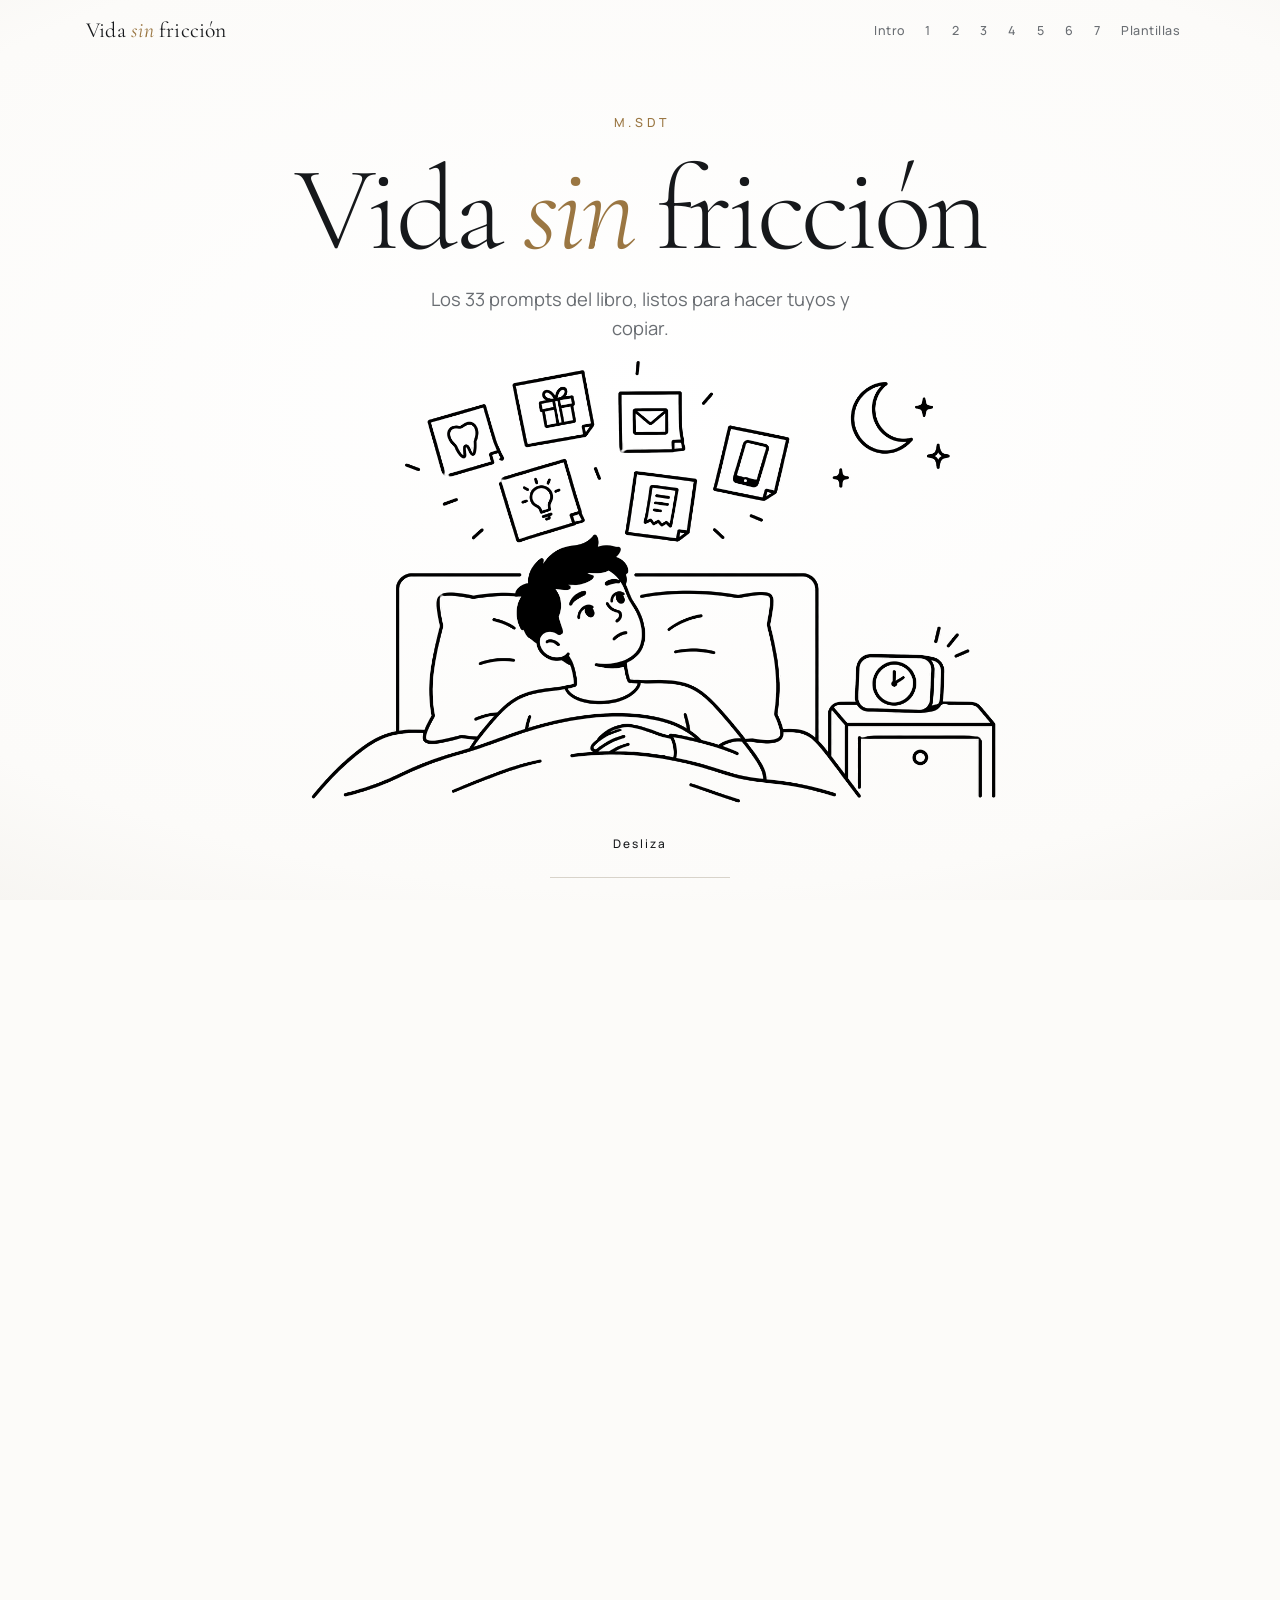
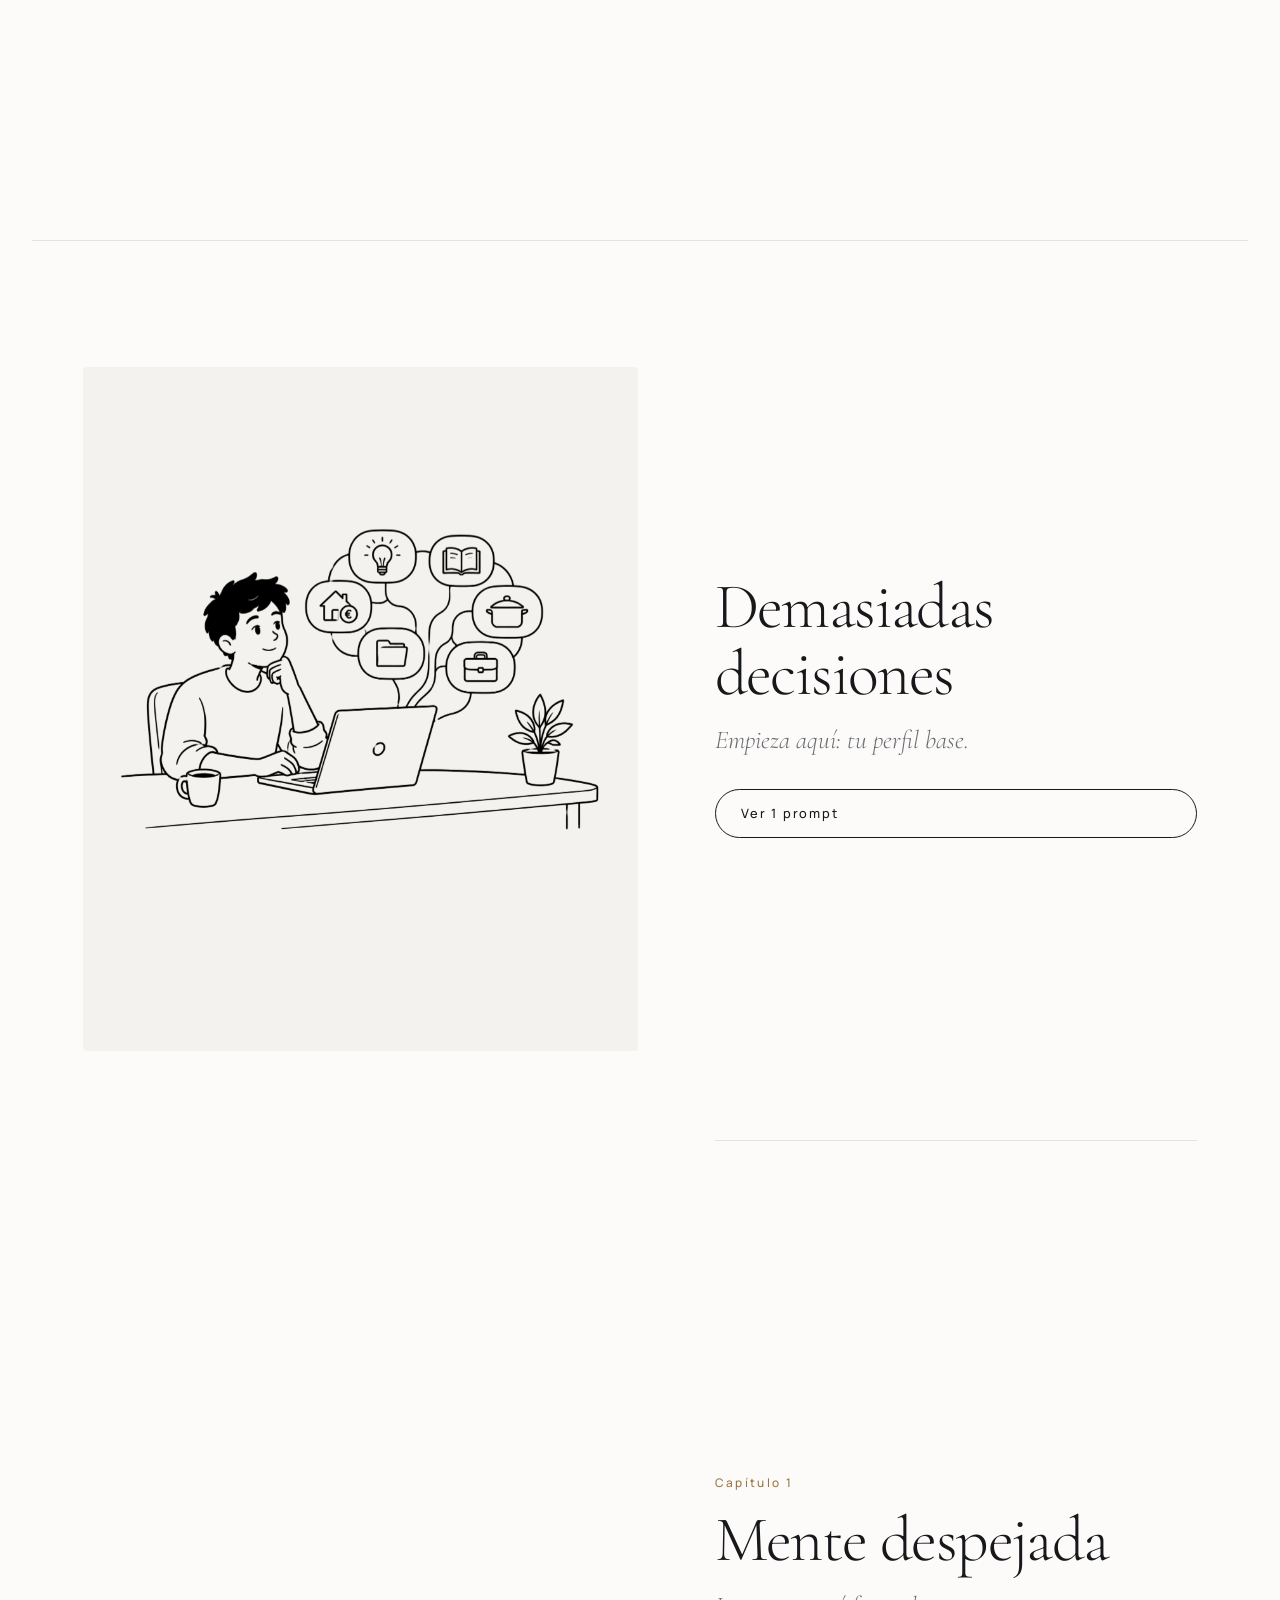
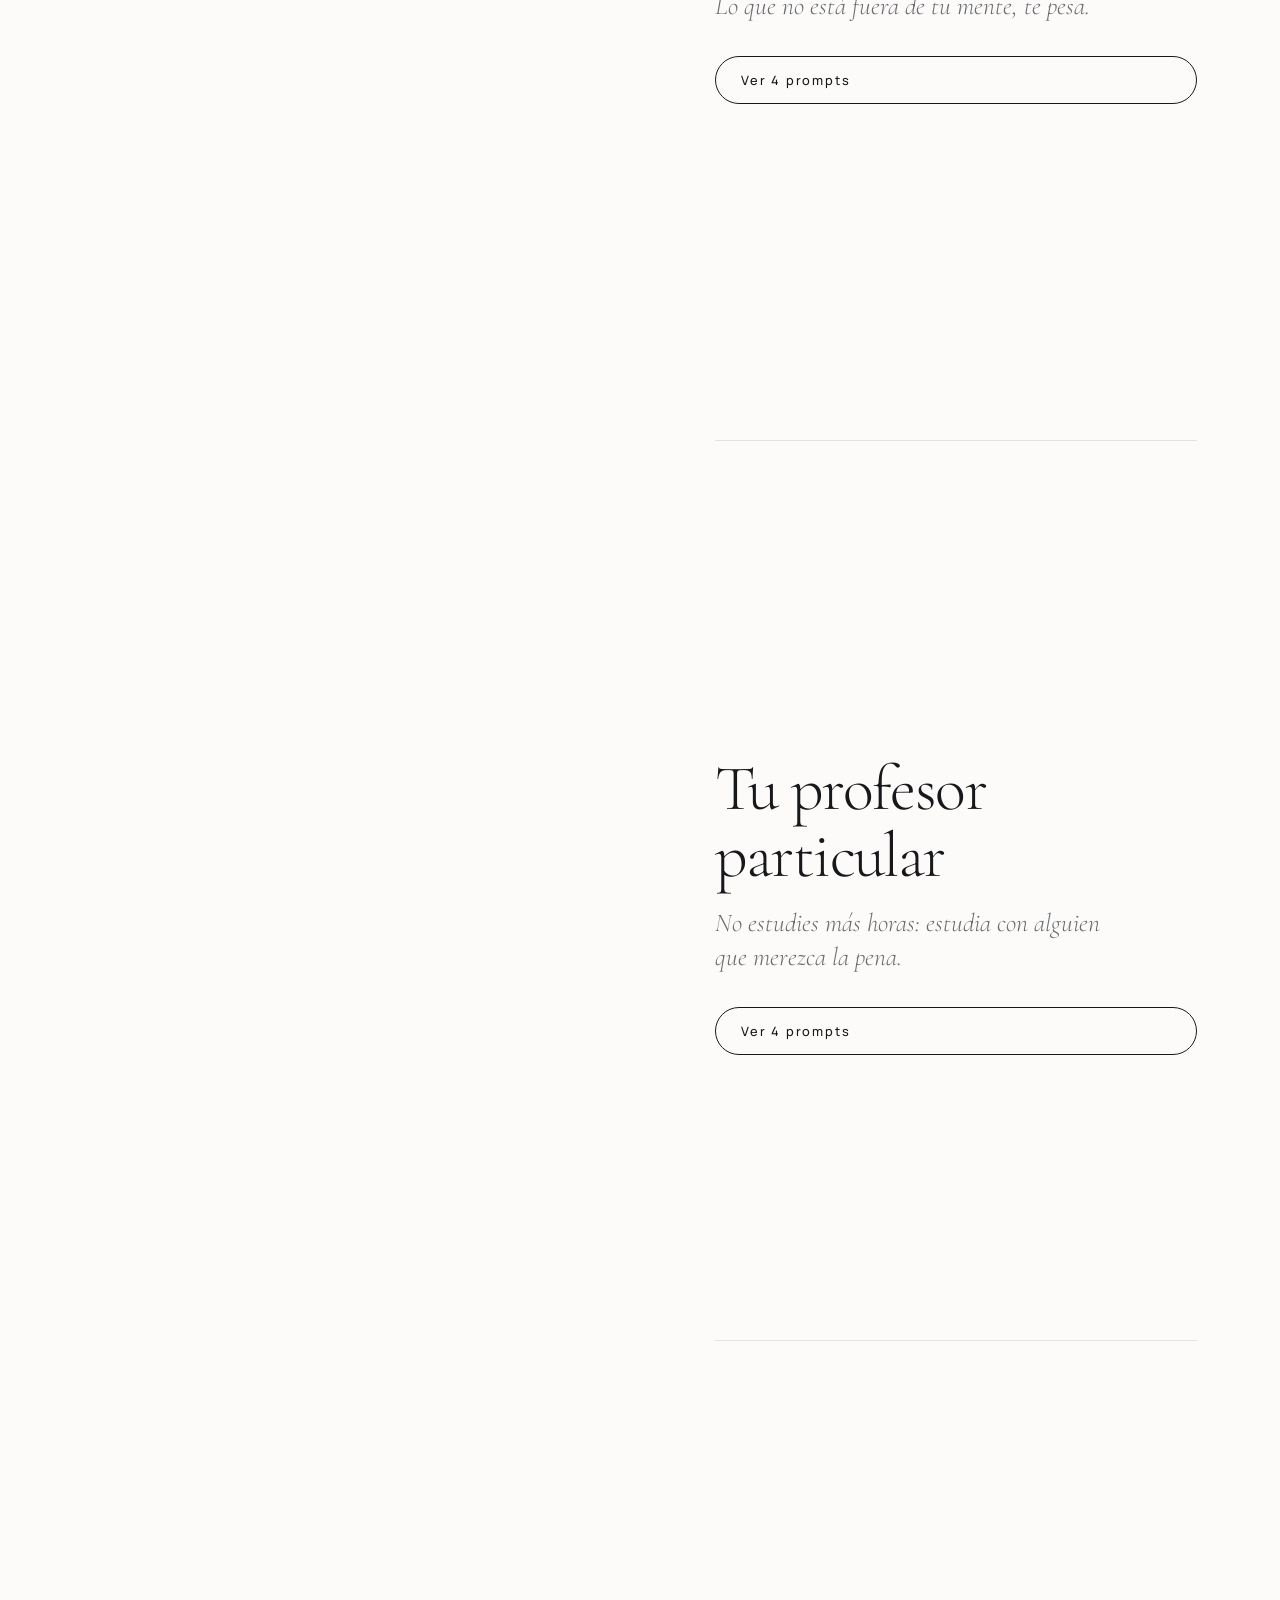
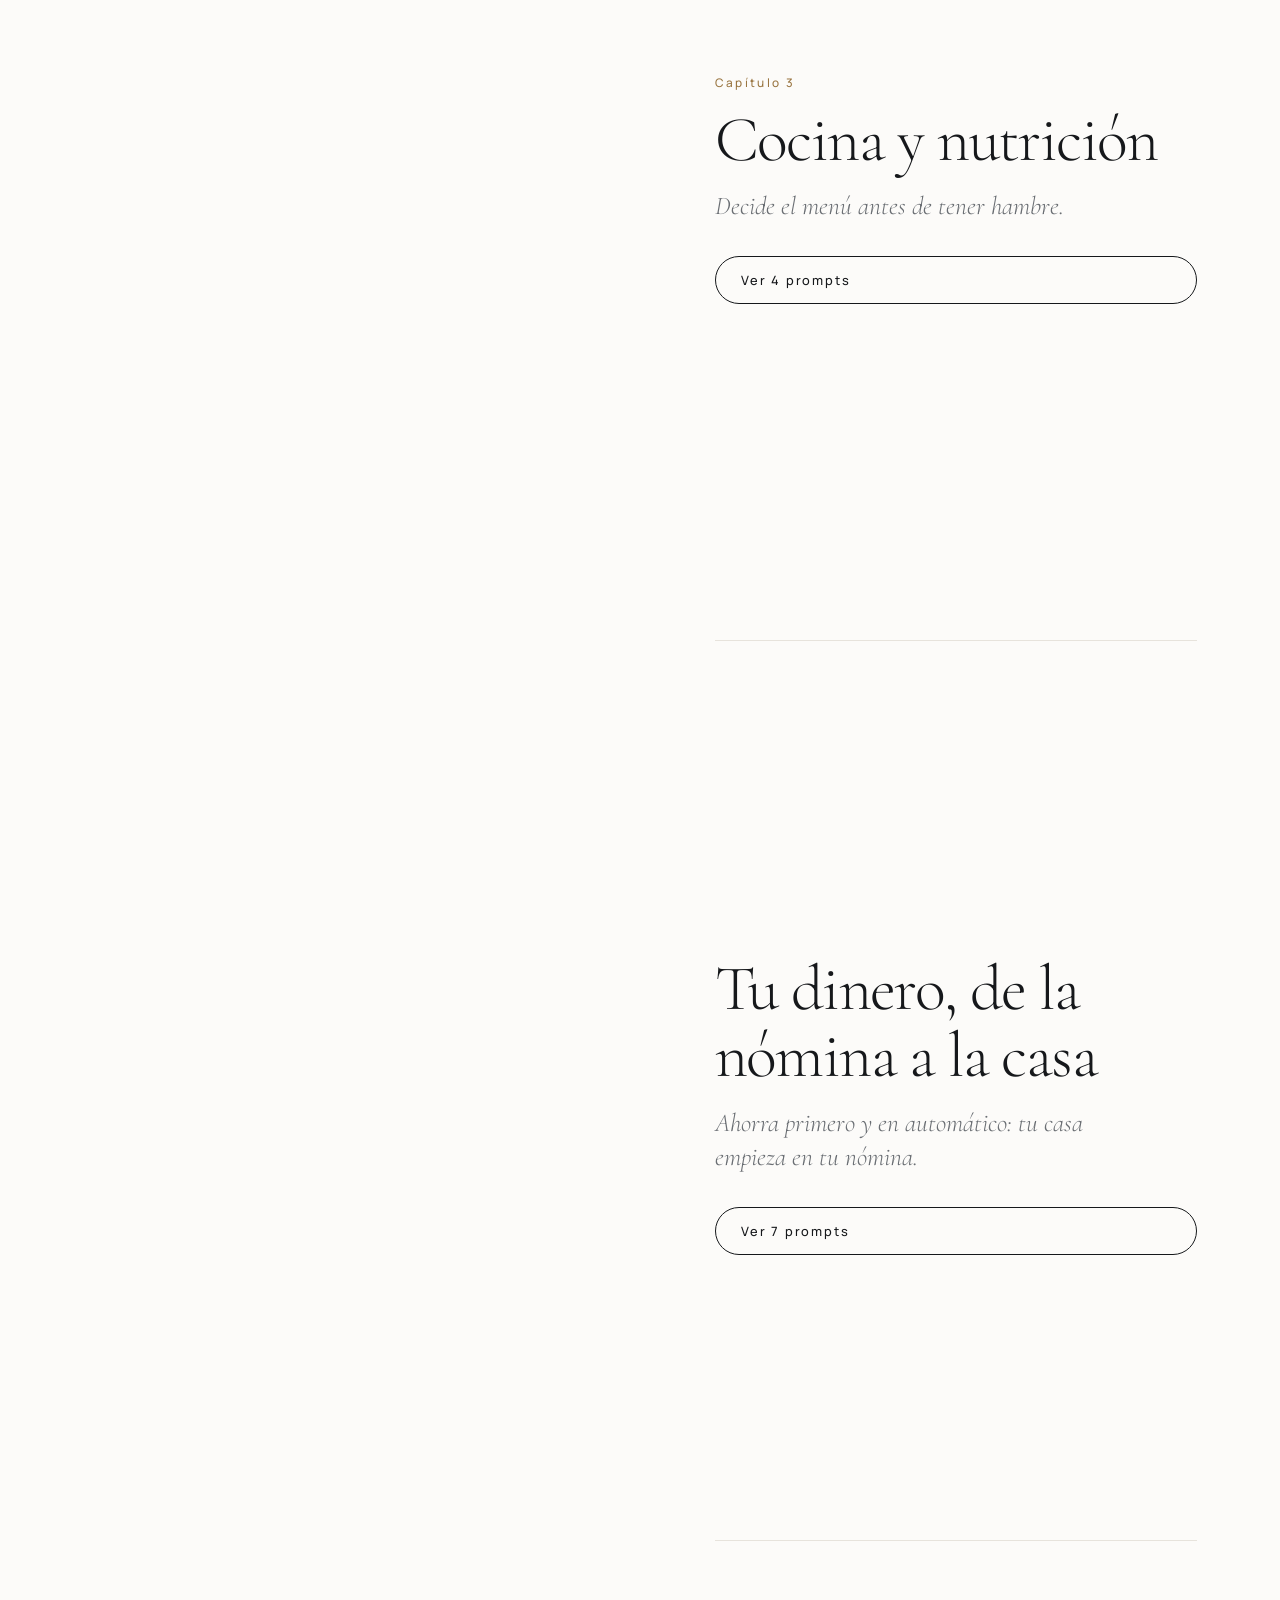
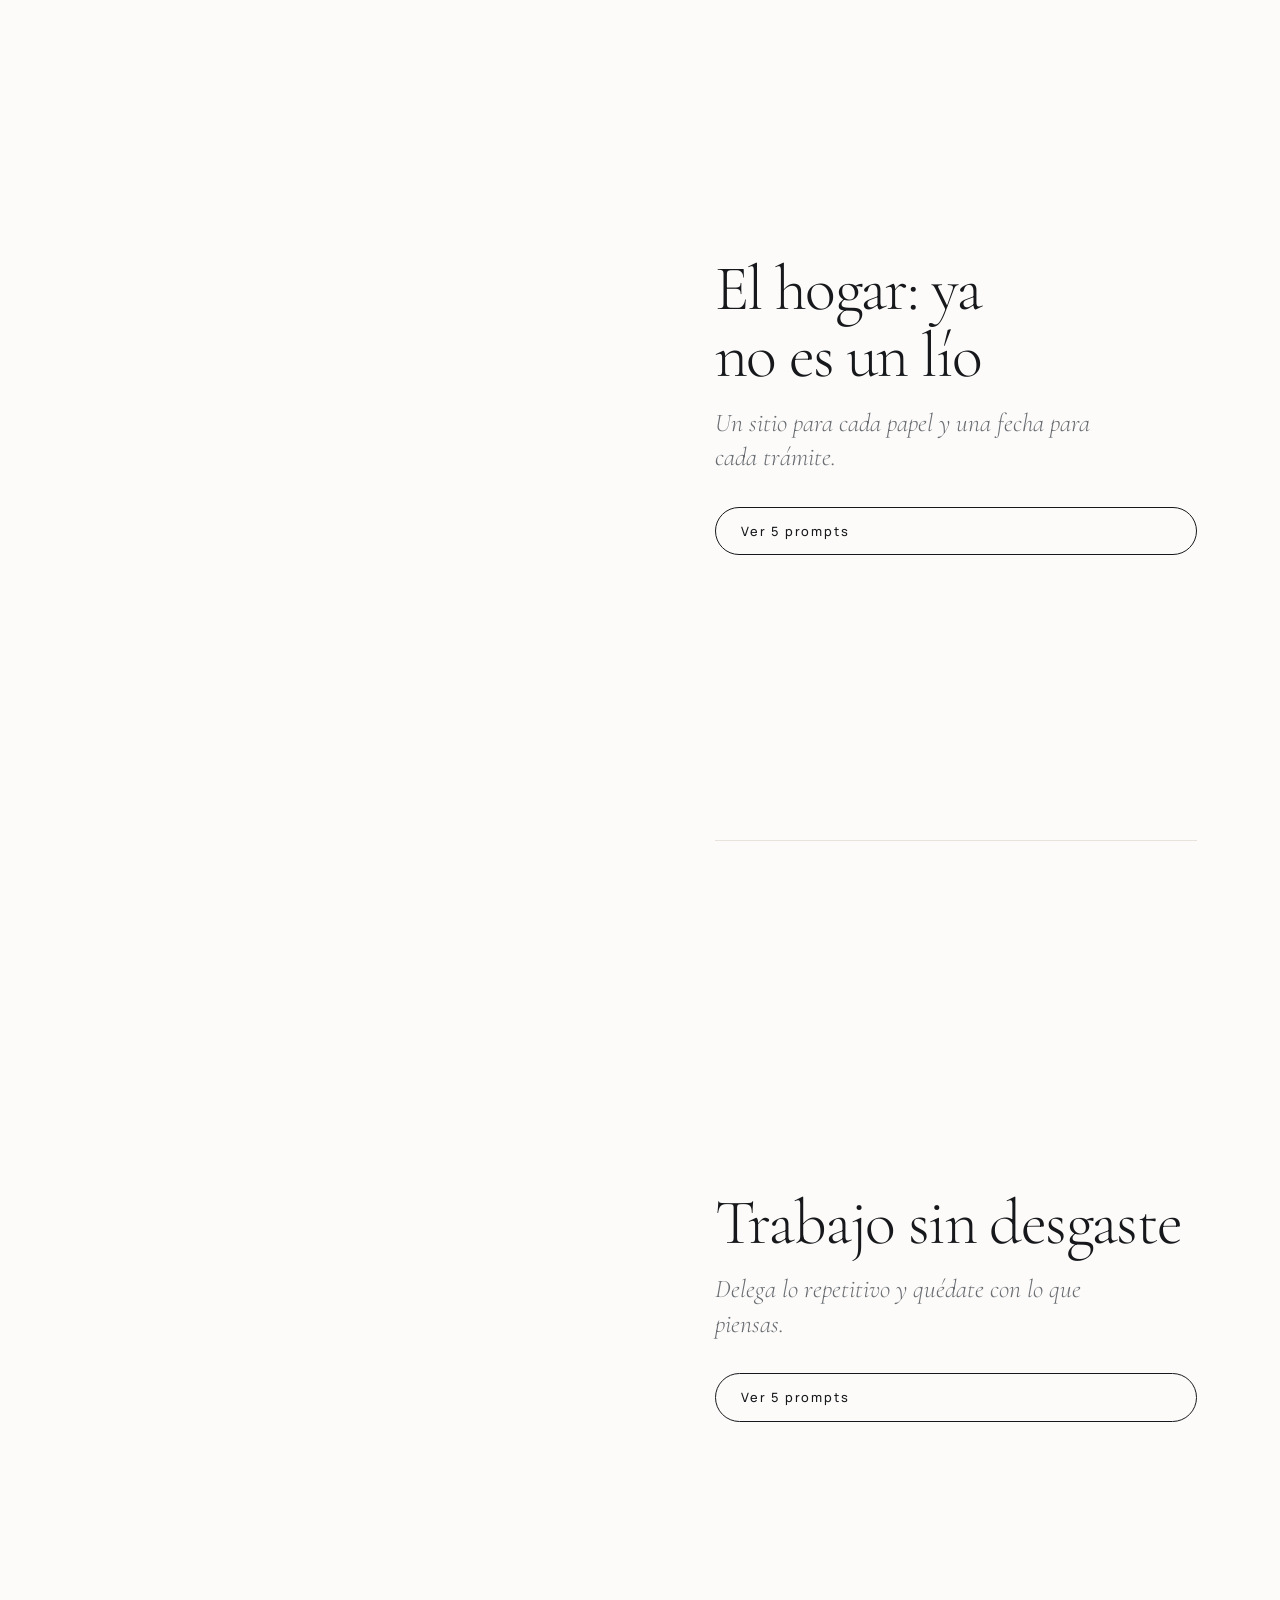
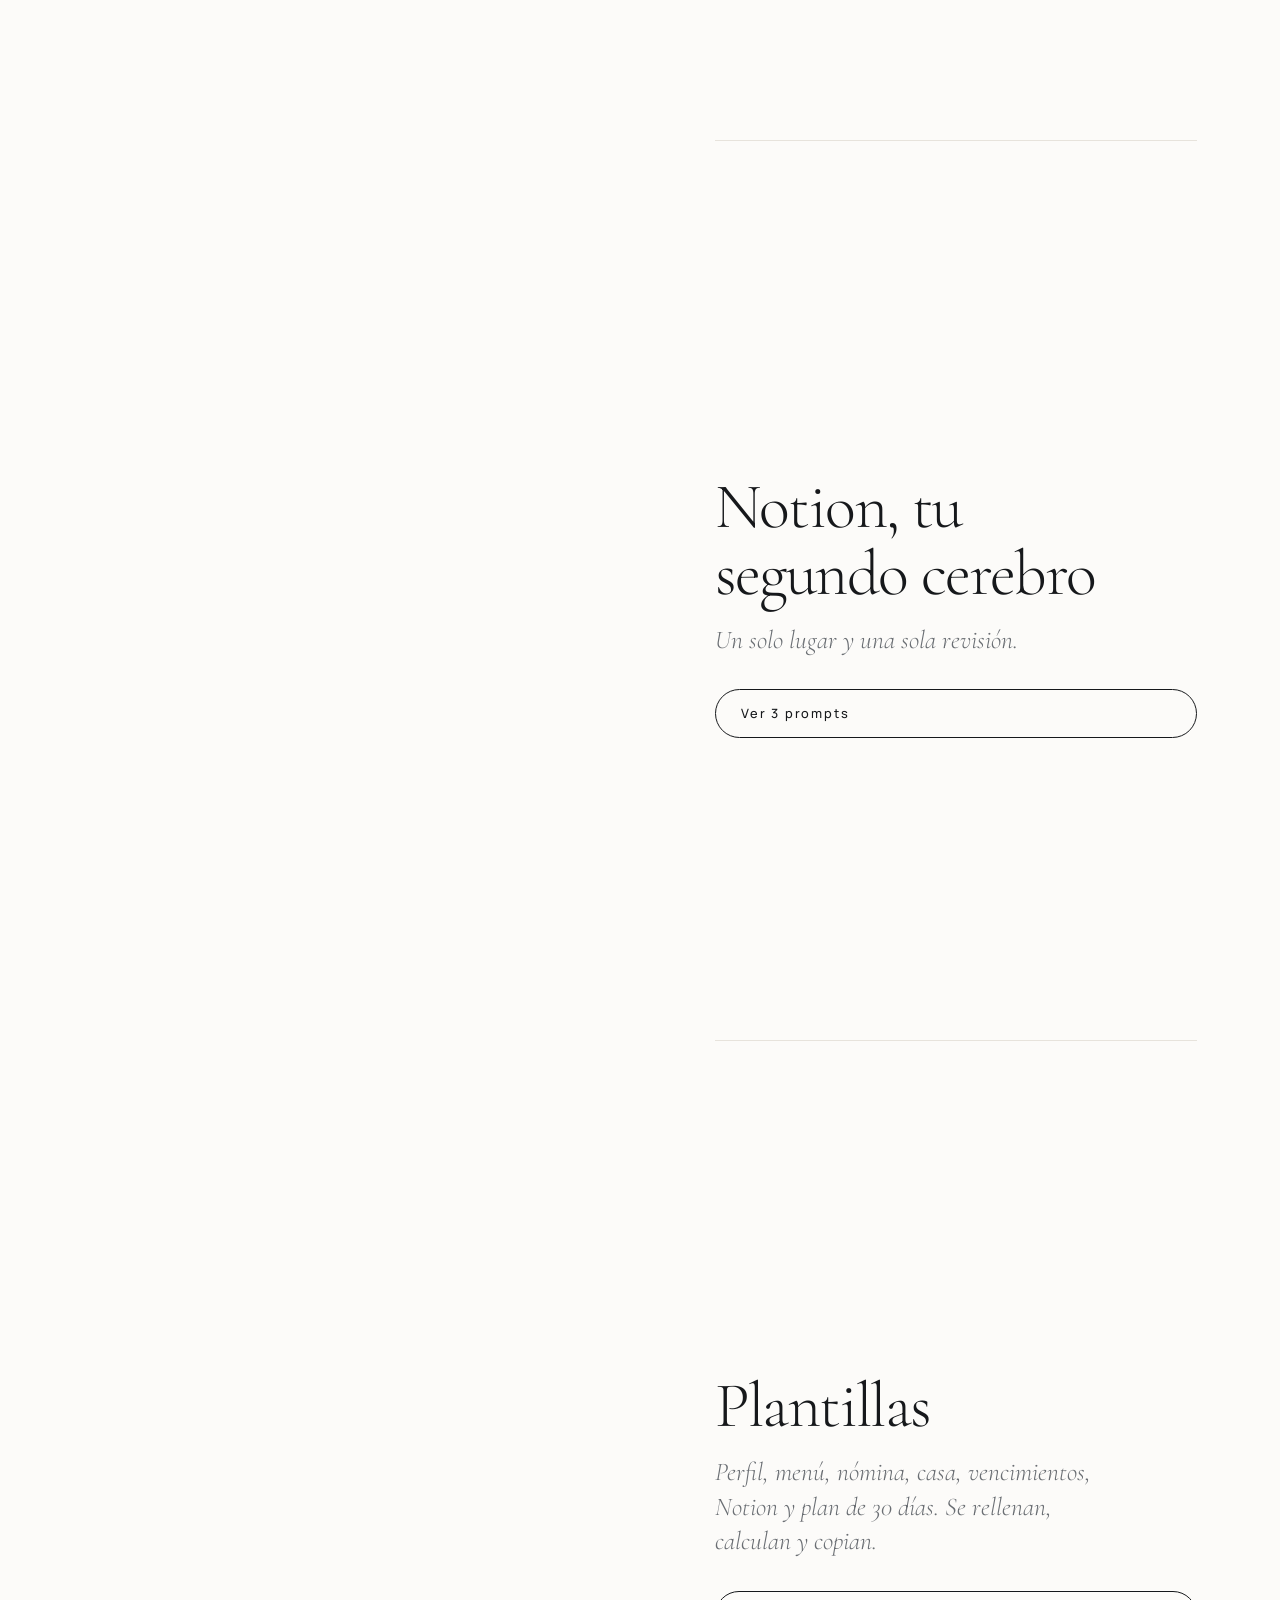
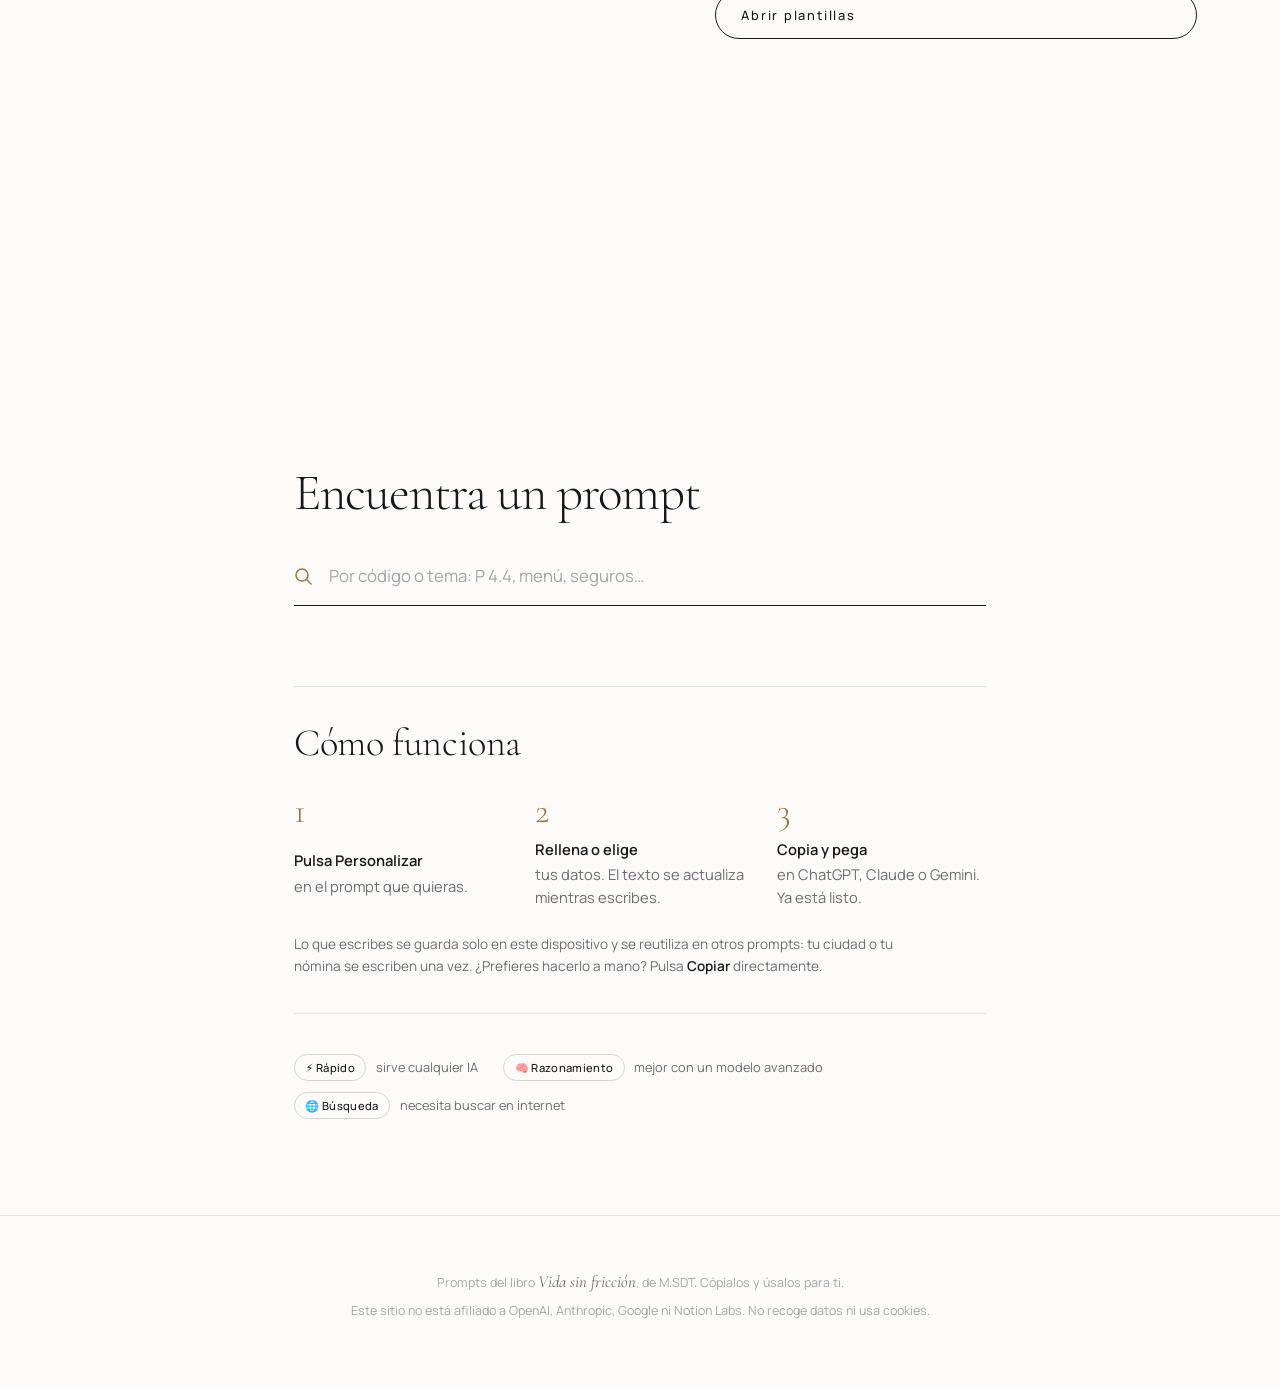
<file: index.html>
<!doctype html><html lang="es"><head><meta charset="utf-8"><meta name="viewport" content="width=device-width,initial-scale=1,viewport-fit=cover">
<title>Vida sin fricción · Prompts del libro</title><meta name="description" content="Todos los prompts del libro Vida sin fricción, listos para copiar."><link rel="icon" href="favicon.svg" type="image/svg+xml">
<link rel="preconnect" href="https://fonts.googleapis.com"><link rel="preconnect" href="https://fonts.gstatic.com" crossorigin>
<link rel="stylesheet" href="https://fonts.googleapis.com/css2?family=Cormorant+Garamond:ital,wght@0,300;0,400;0,500;1,300;1,400&family=Manrope:wght@300;400;500;600&family=IBM+Plex+Mono:wght@400;500&display=swap"><meta name="color-scheme" content="light"><meta name="theme-color" content="#FCFBF9">
<link rel="stylesheet" href="style.css"></head><body><header class="top"><div class="wrap"><a class="marca" href="">Vida <i>sin</i> fricción</a><nav aria-label="Capítulos"><a href="c0/">Intro</a><a href="c1/">1</a><a href="c2/">2</a><a href="c3/">3</a><a href="c4/">4</a><a href="c5/">5</a><a href="c6/">6</a><a href="c7/">7</a><a href="plantillas/">Plantillas</a></nav></div></header><section class="historia" id="inicio"><div class="historia-fija"><canvas id="lienzo" aria-hidden="true"></canvas>
<div class="h-textos"><div class="h-t h-portada" data-a="0" data-b=".17"><p class="firma">M.SDT</p><h1>Vida <i>sin</i> fricción</h1><p class="sub">Los 33 prompts del libro, listos para hacer tuyos y copiar.</p></div>
<p class="h-t h-frase" data-a=".19" data-b=".42">Tu cabeza no es una agenda.</p>
<p class="h-t h-frase" data-a=".44" data-b=".62">Decide una vez.</p>
<p class="h-t h-frase" data-a=".64" data-b=".82">Repite siempre.</p>
<div class="h-t h-final" data-a=".85" data-b="1.2"><p class="h-frase">Y sigue tu camino.</p><a class="paso-a" href="#capitulos">Ver los capítulos</a></div></div>
<div class="h-progreso" aria-hidden="true"><span></span></div><p class="desliza">Desliza</p></div></section>
<div id="capitulos"></div><section class="recorrido" aria-label="Capítulos"><div class="recorrido-media" aria-hidden="true"><figure data-k="0" class="on"><img src="img/c0.webp" alt="" width="1600" height="1067" loading="lazy"></figure><figure data-k="1"><img src="img/c1.webp" alt="" width="1600" height="1067" loading="lazy"></figure><figure data-k="2"><img src="img/c2.webp" alt="" width="1600" height="1067" loading="lazy"></figure><figure data-k="3"><img src="img/c3.webp" alt="" width="1600" height="1067" loading="lazy"></figure><figure data-k="4"><img src="img/c4.webp" alt="" width="1600" height="1067" loading="lazy"></figure><figure data-k="5"><img src="img/c5.webp" alt="" width="1600" height="1067" loading="lazy"></figure><figure data-k="6"><img src="img/c6.webp" alt="" width="1600" height="1067" loading="lazy"></figure><figure data-k="7"><img src="img/c7.webp" alt="" width="1600" height="1067" loading="lazy"></figure></div><ol class="recorrido-lista"><li class="paso" data-k="0"><figure class="paso-img" aria-hidden="true"><img src="img/c0.webp" alt="" width="1600" height="1067" loading="lazy"></figure><p class="paso-n">Introducción</p><h2>Demasiadas decisiones</h2><p class="paso-p">Empieza aquí: tu perfil base.</p><a class="paso-a" href="c0/">Ver 1 prompt</a></li><li class="paso" data-k="1"><figure class="paso-img" aria-hidden="true"><img src="img/c1.webp" alt="" width="1600" height="1067" loading="lazy"></figure><p class="paso-n">Capítulo 1</p><h2>Mente despejada</h2><p class="paso-p">Lo que no está fuera de tu mente, te pesa.</p><a class="paso-a" href="c1/">Ver 4 prompts</a></li><li class="paso" data-k="2"><figure class="paso-img" aria-hidden="true"><img src="img/c2.webp" alt="" width="1600" height="1067" loading="lazy"></figure><p class="paso-n">Capítulo 2</p><h2>Tu profesor particular</h2><p class="paso-p">No estudies más horas: estudia con alguien que merezca la pena.</p><a class="paso-a" href="c2/">Ver 4 prompts</a></li><li class="paso" data-k="3"><figure class="paso-img" aria-hidden="true"><img src="img/c3.webp" alt="" width="1600" height="1067" loading="lazy"></figure><p class="paso-n">Capítulo 3</p><h2>Cocina y nutrición</h2><p class="paso-p">Decide el menú antes de tener hambre.</p><a class="paso-a" href="c3/">Ver 4 prompts</a></li><li class="paso" data-k="4"><figure class="paso-img" aria-hidden="true"><img src="img/c4.webp" alt="" width="1600" height="1067" loading="lazy"></figure><p class="paso-n">Capítulo 4</p><h2>Tu dinero, de la nómina a la casa</h2><p class="paso-p">Ahorra primero y en automático: tu casa empieza en tu nómina.</p><a class="paso-a" href="c4/">Ver 7 prompts</a></li><li class="paso" data-k="5"><figure class="paso-img" aria-hidden="true"><img src="img/c5.webp" alt="" width="1600" height="1067" loading="lazy"></figure><p class="paso-n">Capítulo 5</p><h2>El hogar: ya no es un lío</h2><p class="paso-p">Un sitio para cada papel y una fecha para cada trámite.</p><a class="paso-a" href="c5/">Ver 5 prompts</a></li><li class="paso" data-k="6"><figure class="paso-img" aria-hidden="true"><img src="img/c6.webp" alt="" width="1600" height="1067" loading="lazy"></figure><p class="paso-n">Capítulo 6</p><h2>Trabajo sin desgaste</h2><p class="paso-p">Delega lo repetitivo y quédate con lo que piensas.</p><a class="paso-a" href="c6/">Ver 5 prompts</a></li><li class="paso" data-k="7"><figure class="paso-img" aria-hidden="true"><img src="img/c7.webp" alt="" width="1600" height="1067" loading="lazy"></figure><p class="paso-n">Capítulo 7</p><h2>Notion, tu segundo cerebro</h2><p class="paso-p">Un solo lugar y una sola revisión.</p><a class="paso-a" href="c7/">Ver 3 prompts</a></li><li class="paso paso-pl" data-k="pl"><p class="paso-n">Para usar cada semana</p><h2>Plantillas</h2><p class="paso-p">Perfil, menú, nómina, casa, vencimientos, Notion y plan de 30 días. Se rellenan, calculan y copian.</p><a class="paso-a" href="plantillas/">Abrir plantillas</a></li></ol></section>
<main class="wrap"><section class="zona-buscar" id="buscar"><h2 class="titulo-sec">Encuentra un prompt</h2><label class="buscar"><span>Buscar un prompt</span><input type="search" id="q" placeholder="Por código o tema: P 4.4, menú, seguros…" autocomplete="off"></label><ul id="res" class="res" hidden></ul></section>
<section class="guia" aria-label="Cómo funciona"><h2>Cómo funciona</h2><ol>
<li><span>1</span><div><b>Pulsa Personalizar</b> en el prompt que quieras.</div></li>
<li><span>2</span><div><b>Rellena o elige</b> tus datos. El texto se actualiza mientras escribes.</div></li>
<li><span>3</span><div><b>Copia y pega</b> en ChatGPT, Claude o Gemini. Ya está listo.</div></li></ol>
<p>Lo que escribes se guarda solo en este dispositivo y se reutiliza en otros prompts: tu ciudad o tu nómina se escriben una vez. ¿Prefieres hacerlo a mano? Pulsa <b>Copiar</b> directamente.</p></section><section class="leyenda" aria-label="Niveles"><span><span class="nivel">⚡ Rápido</span> sirve cualquier IA</span><span><span class="nivel">🧠 Razonamiento</span> mejor con un modelo avanzado</span><span><span class="nivel">🌐 Búsqueda</span> necesita buscar en internet</span></section></main><script>window.PROMPTS=[{"code": "P 0.1", "name": "Perfil base", "url": "c0/#p-0-1", "cap": "Demasiadas decisiones", "q": "p 0.1 perfil base voy a pedirte ayuda para organizar varias áreas de mi vida: tiempo, comida, dinero, papeles y trabajo. mi contexto: vivo en [ciudad], con [personas], trabajo en horario [horario] y mis tareas cambian [poco / bastante]. prefiero respuestas breves, en tablas cuando sea posible. si te falta información, pregúntame antes de suponer nada. resume en 8 líneas lo que vas a recordar de mí y espera mi primera petición."}, {"code": "P 1.1", "name": "Volcado y clasificación", "url": "c1/#p-1-1", "cap": "Mente despejada", "q": "p 1.1 volcado y clasificación voy a pegarte un volcado mental sin orden. clasifícalo en cinco cajas: 1) hacer ya (menos de 2 minutos), 2) agendar (propón un día), 3) delegar (a quién), 4) esperar (a qué o a quién), 5) soltar o no depende de mí. si algo es ambiguo, pregúntame antes de clasificarlo. al final, dime las 3 acciones más importantes para hoy. volcado: [pega aquí tu lista]"}, {"code": "P 1.2", "name": "Trocear lo que te bloquea", "url": "c1/#p-1-2", "cap": "Mente despejada", "q": "p 1.2 trocear lo que te bloquea esta tarea me bloquea: [tarea]. divídela en pasos de 10 minutos como máximo. empieza por uno tan pequeño que sea imposible no hacerlo. dime cuál es el primer paso y cuánto tarda."}, {"code": "P 1.3", "name": "Cierre del día", "url": "c1/#p-1-3", "cap": "Mente despejada", "q": "p 1.3 cierre del día son las [hora]. hoy he hecho: [lista]. me queda pendiente: [lista]. ayúdame a cerrar el día: qué paso a mañana, qué descarto y cuál es mi primera acción de mañana por la mañana."}, {"code": "P 1.4", "name": "Qué depende de ti", "url": "c1/#p-1-4", "cap": "Mente despejada", "q": "p 1.4 qué depende de ti tengo esta preocupación: [texto]. sepárala en tres partes: lo que puedo controlar, lo que puedo influir y lo que no depende de mí. para lo primero, propón una acción concreta de 15 minutos como máximo."}, {"code": "P 2.1", "name": "Crea tu profesor particular", "url": "c2/#p-2-1", "cap": "Tu profesor particular", "q": "p 2.1 crea tu profesor particular quiero que seas mi profesor particular. lee mi ficha y sigue estas instrucciones durante toda la conversación.\n\nmi ficha\n· tema: [tema]\n· para qué lo quiero: [objetivo concreto, por ejemplo «entender las noticias de economía»]\n· mi nivel: [desde cero / sé lo básico / nivel medio]. lo que ya sé: [lo que sepas]\n· mi tiempo: [número] sesiones a la semana de [minutos] minutos\n· llámame [tu nombre] y tutéame\n\ntu personalidad\n· tono: [cercano y con humor / paciente y tranquilo / exigente, como un buen catedrático / directo y sin rodeos]\n· si me ves flojo, [anímame / apriétame un poco]\n\ncómo quiero el temario\n· orden: [de lo básico a lo avanzado / por preguntas de la vida real / por casos e historias reales / por proyectos prácticos]\n· extensión: [número] sesiones, cada una con un objetivo claro y una pregunta clave\n· cada [3] sesiones, una de repaso\n\ncómo quiero que me expliques\n· estilo: [con analogías de la vida diaria / con ejemplos y números / con historias reales / primero la teoría y luego la práctica]\n· apoyo visual: [mucho: esquemas, tablas y diagramas en cada idea / algo: un esquema o tabla por sesión / poco: solo texto]\n· ritmo: una idea cada vez, en menos de [150] palabras. para y comprueba que la he entendido antes de seguir\n\nfuentes y rigor\n· busca primero entre 3 y 5 fuentes fiables (organismos oficiales, universidades, manuales de referencia). cítalas y explica por qué son fiables\n· distingue siempre entre dato, teoría aceptada y opinión. si no estás seguro de algo, dilo\n\nreglas de enseñanza\n· pregunta más de lo que explicas. déjame intentarlo antes de darme la respuesta\n· si fallo, dame una pista antes que la solución\n· si acierto todo, sube la dificultad. si fallo mucho, vuelve un paso atrás\n· lleva una lista de lo que domino y de lo que me cuesta\n\npara empezar\nhazme 3 preguntas para medir mi nivel real. después, enséñame las fuentes y el temario en una tabla (sesión, objetivo, pregunta clave) y espera mi visto bueno antes de dar la primera clase."}, {"code": "P 2.2", "name": "Clase de 15 minutos", "url": "c2/#p-2-2", "cap": "Tu profesor particular", "q": "p 2.2 clase de 15 minutos empezamos la sesión [número] del temario. recuerda mi ficha, tu tono y tus reglas.\n1) calentamiento: 2 preguntas de repaso, una de la última sesión y otra de hace más de una semana.\n2) idea nueva: el objetivo de hoy, en menos de 150 palabras, con mi estilo y mi nivel de apoyo visual.\n3) ejemplo: aplícalo a [mi vida / mi trabajo / las noticias de esta semana].\n4) práctica: 3 preguntas de dificultad creciente, de una en una. espera mi respuesta. si fallo, pista antes que solución.\n5) error típico: un malentendido frecuente sobre este tema y por qué es falso.\n6) cierre: resumen de 5 líneas, una frase para recordarlo y qué veremos en la próxima sesión.\nactualiza la lista de lo que domino y de lo que me cuesta."}, {"code": "P 2.3", "name": "Examen de repaso", "url": "c2/#p-2-3", "cap": "Tu profesor particular", "q": "p 2.3 examen de repaso examen de repaso semanal. mira la lista de lo que me cuesta y dale prioridad. hazme 6 preguntas mezclando sesiones de hace 3, 7 y 15 días:\n· 2 para recordar (qué es, cómo se llama)\n· 2 para aplicar (un caso práctico con números o una situación real)\n· 2 para razonar (por qué pasa algo, qué pasaría si…)\nde una en una, esperando mi respuesta. al final dame una nota de 0 a 10, dime qué domino y qué debo repasar, y añade esos temas al calentamiento de las próximas sesiones."}, {"code": "P 2.4", "name": "Explícamelo de otra forma", "url": "c2/#p-2-4", "cap": "Tu profesor particular", "q": "p 2.4 explícamelo de otra forma no he entendido [concepto]. prueba tres caminos distintos, de uno en uno, y pregúntame después de cada uno si ya lo veo:\n1) una analogía de la vida diaria.\n2) un ejemplo paso a paso con números sencillos.\n3) un esquema visual en texto, con flechas o una tabla.\ncuando lo entienda, pídeme que te lo explique con mis palabras, como si se lo contara a un amigo. señala qué falta o qué he entendido mal, y guárdalo en la lista de lo que me cuesta si hace falta."}, {"code": "P 3.1", "name": "Crea tu asesor de cocina", "url": "c3/#p-3-1", "cap": "Cocina y nutrición", "q": "p 3.1 crea tu asesor de cocina quiero que seas mi asesor de cocina y planificación semanal. lee mi ficha y sigue estas instrucciones durante toda la conversación.\n\nmi ficha\n· somos [número] en casa: [quiénes, con edades si importa]\n· nivel de actividad: [sedentario / camino bastante / hago deporte [días] por semana]\n· horario de comidas: [desayuno a las …, comida a las …, cena a las …]\n· tiempo para cocinar: entre semana [minutos], fin de semana [minutos]\n· presupuesto semanal aproximado: [euros]\n· me encanta: [lista]\n· no me gusta: [lista]\n· no puedo comer (alergias o intolerancias): [lista o «nada»]\n\nestilo de cocina\n· quiero: [cocina casera española de toda la vida / mediterránea / de mi región: …]\n· como referencia: [el estilo sencillo de un cocinero conocido, por ejemplo arguiñano / la cocina de mi abuela / platos de menú del día]\n· nada de: [recetas de influencer / productos «fit» o light / ingredientes raros o caros / lo que tú quieras evitar]\n\nqué necesito cada semana\n1. menú de lunes a domingo con desayuno, comida y cena: nombre del plato y una línea de por qué está ahí.\n2. lista de la compra por secciones del súper (fruta y verdura, carne, pescado, huevos y lácteos, legumbres, pan y cereales, conservas, básicos), con cantidades aproximadas.\n3. recetas de los platos principales: ingredientes, cantidades, pasos, tiempo y dificultad.\n\nreglas\n· comida real y de temporada, de supermercado normal\n· verdura todos los días; alterna pescado, carne, huevos y legumbres\n· reutiliza ingredientes entre platos para no tirar comida\n· no cuentes calorías salvo que te lo pida\n· varía cada semana, pero repite los platos que te diga que me han gustado\n· tono cercano y práctico, sin lenguaje de dieta\n\npara empezar\nhazme hasta 5 preguntas para afinar lo que falte. después, resume en 8 líneas lo que vas a recordar de mí y espera a que te pida el primer menú."}, {"code": "P 3.2", "name": "Menú de la semana", "url": "c3/#p-3-2", "cap": "Cocina y nutrición", "q": "p 3.2 menú de la semana prepárame el menú de esta semana. planes que cambian cosas: [cenas fuera, días con prisa, invitados]. en la nevera y la despensa tengo: [lista], úsalo primero. la semana pasada me gustó: [platos], y no me gustó: [platos]. dame el menú en una tabla, la lista de la compra por secciones y las recetas de los platos principales."}, {"code": "P 3.3", "name": "Qué cocino con lo que tengo", "url": "c3/#p-3-3", "cap": "Cocina y nutrición", "q": "p 3.3 qué cocino con lo que tengo tengo [ingredientes] y [minutos] minutos. dame 3 recetas caseras y sencillas que pueda hacer con eso y lo básico de la despensa (aceite, sal, ajo, cebolla, especias). para cada una: ingredientes, pasos cortos y tiempo. ordénalas de más rápida a más elaborada."}, {"code": "P 3.4", "name": "Sesión de cocina por tandas", "url": "c3/#p-3-4", "cap": "Cocina y nutrición", "q": "p 3.4 sesión de cocina por tandas con el menú de esta semana, organízame una sesión de cocina de [minutos] minutos el domingo. dime qué bases preparar (guisos, legumbres, verduras asadas, salsas, arroz…), en qué orden para aprovechar fuegos y horno, qué cortar mientras algo se cocina y cómo guardar cada cosa: nevera, cuántos días, o congelador."}, {"code": "P 4.1", "name": "Crea tu analista de finanzas de casa", "url": "c4/#p-4-1", "cap": "Tu dinero, de la nómina a la casa", "q": "p 4.1 crea tu analista de finanzas de casa quiero que seas mi analista de finanzas domésticas. lee mi ficha y sigue estas instrucciones durante toda la conversación.\n\nmi ficha\n· vivo [solo / en pareja / con familia: …]\n· ingresos mensuales netos aproximados: [cantidad o rango]\n· gastos fijos que conozco: [alquiler o hipoteca, luz, seguros, transporte…]\n· mi objetivo: [ahorrar para la entrada de una vivienda / tener un colchón para imprevistos / dejar de llegar justo a fin de mes]\n· ahorro que me gustaría apartar cada mes: [cantidad o «ayúdame a calcularlo»]\n\ntu estilo\n· tono: [cercano y paciente / directo y sin rodeos]\n· formato: [tablas y cifras / explicaciones sencillas / las dos cosas]\n\nqué necesito\n1. unas categorías de gasto sencillas para mi vida (como máximo 10).\n2. un reparto mensual: ahorro primero, después fijos y lo que queda para el día a día, con un límite semanal.\n3. cada mes, cuando te pegue mis movimientos: gasto por categoría, comparación con el reparto, tres fugas y una sola acción para el mes siguiente.\n\nreglas\n· explícame todo con números sencillos\n· no me recomiendes productos financieros concretos ni me digas en qué invertir\n· si algo depende de impuestos o de leyes, dímelo y recomiéndame consultarlo con un profesional\n· nunca me pidas números de cuenta, tarjetas ni contraseñas\n\npara empezar\nhazme hasta 5 preguntas para afinar lo que falte y, después, propón mis categorías y mi reparto en una tabla."}, {"code": "P 4.2", "name": "Revisión del mes", "url": "c4/#p-4-2", "cap": "Tu dinero, de la nómina a la casa", "q": "p 4.2 revisión del mes revisión de [mes]. te pego mis movimientos (fecha, concepto, importe), sin datos personales: [pegar]. clasifícalos en mis categorías y dame: 1) una tabla de gasto por categoría frente a mi reparto, 2) las tres fugas más grandes, 3) los gastos pequeños que se repiten y cuánto suman al año, y 4) una sola acción para el mes que viene."}, {"code": "P 4.3", "name": "Cazador de suscripciones", "url": "c4/#p-4-3", "cap": "Tu dinero, de la nómina a la casa", "q": "p 4.3 cazador de suscripciones busca en estos movimientos todos los cargos que se repiten cada mes o cada año: [pegar]. haz una tabla con el servicio, lo que cuesta al mes y al año, y una columna vacía para que yo marque si lo uso. después dime cuánto ahorraría al año si cancelo los que no uso."}, {"code": "P 4.4", "name": "¿Lo compro?", "url": "c4/#p-4-4", "cap": "Tu dinero, de la nómina a la casa", "q": "p 4.4 ¿lo compro? actúa como asesor de compras independiente y prudente. no me vendas nada: ayúdame a decidir con números.\n\nla compra\n- qué quiero comprar: [producto o servicio, modelo concreto]\n- precio que he visto: [precio] en [tienda]\n- para qué lo necesito: [uso principal]\n- cuánto lo usaré: [a diario / cada semana / de vez en cuando]\n- forma de pago que estoy pensando: [al contado / a plazos / financiado por la tienda / tarjeta]\n\nmi situación\n- ingresos netos al mes: [cantidad]\n- gastos fijos al mes: [cantidad]\n- colchón para imprevistos: [cantidad o «no tengo»]\n- mi objetivo de ahorro: [entrada de una casa / colchón / otro] y lo que llevo: [cantidad]\n\nhaz esto, en orden:\n1. hazme primero hasta 5 preguntas si te falta algo importante. espera mis respuestas.\n2. calcula cuántas horas de mi trabajo cuesta y cuántos meses retrasa mi objetivo de ahorro.\n3. estima el coste total de tenerlo: mantenimiento, seguros, consumibles, suscripciones y reventa aproximada a [2 / 3 / 5] años.\n4. si hay pago a plazos o financiación, muéstrame el coste total y la tae (si puedo darte el dato). avísame de comisiones y letra pequeña.\n5. busca en la web el precio actual en al menos 3 tiendas de españa, opciones reacondicionadas o de segunda mano, y si suele bajar en alguna época del año. indica las fuentes.\n6. dame 2 alternativas: una más barata y una de mejor calidad-precio.\n7. termina con un veredicto: [comprar ya / esperar / no comprar], con las 3 razones principales y lo que tendría que pasar para cambiar de opinión.\n\nreglas: separa los datos que te doy de tus estimaciones, no inventes precios y pon los cálculos en una tabla."}, {"code": "P 4.5", "name": "Tu asesor para comprar casa", "url": "c4/#p-4-5", "cap": "Tu dinero, de la nómina a la casa", "q": "p 4.5 tu asesor para comprar casa quiero que seas mi asesor para comprar una vivienda en españa. explícame todo como a alguien que nunca ha comprado una casa. no me recomiendes bancos, inmobiliarias ni productos concretos, y cita siempre tus fuentes.\n\nmi situación\n· quiero comprar en [ciudad o zona, comunidad autónoma], una vivienda [nueva / de segunda mano] de unos [precio] €\n· compro [solo / con otra persona]. ingresos netos al mes: [cantidad] €. ahorros: [cantidad] €\n· lo que necesito de la casa: [habitaciones, cerca de…, ascensor…]\n· mi plazo: [cuándo quiero comprar]\n\ncómo vamos a trabajar\nvamos fase a fase: 1) ¿me lo puedo permitir?, 2) buscar, 3) revisar el piso, 4) negociar y arras, 5) hipoteca, 6) firma y después. en cada fase:\n· explícame qué se decide y qué errores son los más comunes\n· haz los números con mis datos, en tablas\n· dame una lista de comprobación y las preguntas que debo hacer\n· dime qué documento pedir y qué debe revisar un profesional\n\npara empezar\nhazme las preguntas que necesites y empecemos por la fase 1: cuánto dinero necesito en total, incluidos impuestos y gastos de mi comunidad, y qué cuota de hipoteca sería razonable para mí."}, {"code": "P 4.6", "name": "Radiografía de tus inversiones", "url": "c4/#p-4-6", "cap": "Tu dinero, de la nómina a la casa", "q": "p 4.6 radiografía de tus inversiones actúa como un analista financiero didáctico e independiente, no como mi asesor. no me digas qué comprar ni qué vender, ni me recomiendes productos o entidades concretas. tu trabajo es que entienda lo que tengo. no necesitas mi nombre ni mis números de cuenta: no me los pidas.\n\nlo que tengo hoy\n· [cuenta / depósito / fondo / plan de pensiones / etf / acciones] — [importe] € — comisión anual: [% / no lo sé]\n· [cuenta / depósito / fondo / plan de pensiones / etf / acciones] — [importe] € — comisión anual: [% / no lo sé]\n· colchón de emergencia: [meses de gastos] en liquidez\n· deudas, sin contar la hipoteca: [ninguna / tarjeta / préstamo al x %]\n· aporto [cantidad] € al mes para [objetivo] dentro de [años] años\n· si mi inversión cae un 30 %: [vendería / esperaría / compraría más]\n\nhaz esto\n1. antes de calcular, hazme las preguntas que falten (máximo 5) y espera.\n2. radiografía: una tabla con cuánto hay en liquidez, renta fija y bolsa, en qué países o sectores se concentra y el riesgo de cada parte en una frase. debajo, un gráfico de quesito con el reparto.\n3. costes en euros, no en porcentaje: lo que me cuestan las comisiones a 10 y 20 años con mi aportación, frente a la misma cartera con un coste del 0,2 % anual. dibújalo en un gráfico de líneas, las dos carteras año a año, y úsalo para explicarme el interés compuesto.\n4. tres escenarios con mis números, en un gráfico de barras: la bolsa cae un 30 %; necesito sacar [cantidad] € antes de tiempo; subo mi aportación [50 / 100] € al mes.\n5. alertas, con un semáforo (verde, amarillo o rojo) para cada una: si algo no encaja con mi plazo o con mi colchón. por ejemplo, dinero que necesitaré pronto metido en bolsa, o invertir mientras pago deudas más caras que lo que espero ganar.\n6. cinco preguntas para mi banco o para un asesor registrado en la cnmv.\n\ngráficos\nque se entiendan de un vistazo: pocos datos, títulos claros y una frase debajo que diga qué significa. si no puedes crear gráficos, dibújalos con barras de texto (█) dentro de una tabla.\n\nreglas\nmarca cada cifra como dato (con fuente y fecha) o como estimación. si te pego el documento de datos fundamentales de un producto, tradúcelo: qué es, cuánto cuesta y cuánto puedo perder. dime qué debo comprobar yo en la web de la entidad o de la cnmv."}, {"code": "P 4.7", "name": "Tu plan contra la inflación", "url": "c4/#p-4-7", "cap": "Tu dinero, de la nómina a la casa", "q": "p 4.7 tu plan contra la inflación actúa como un analista de carteras didáctico e independiente. no eres mi asesor: no me recomiendes fondos, productos ni entidades concretas. quiero entender mis opciones y terminar con un plan escrito que pueda seguir sin volver a decidir cada mes.\n\nmi punto de partida\n· para invertir: [cantidad] €, y aporto [cantidad] € al mes\n· reparto actual: [x % bolsa / x % renta fija / x % depósitos o cuenta / x % otros]\n· dinero que necesitaré antes: [cantidad] € en [fecha], para [entrada de una casa / coche / nada]\n· el resto, a [años] años, para [jubilación / independencia financiera / otro]\n· caída que aguanto sin vender: [-10 % / -25 % / -40 %]\n· experiencia: [ninguna / fondos indexados / etf / bonos / acciones]\n\ntrabajaremos por fases. al final de cada una, espera a que te diga «sigue».\n\nfase 1 · el problema con mis números\nsi te falta algo, pregúntame antes (máximo 5 preguntas). busca el último ipc del ine y las proyecciones de inflación del banco de españa y del bce, con su fecha. calcula cuánto poder de compra pierde mi dinero en 5, 10 y 20 años si lo dejo como está, y enséñamelo en un gráfico de líneas: lo que valen hoy 1.000 € frente a lo que valdrán.\n\nfase 2 · tres repartos para comparar\npropón tres repartos de ejemplo (conservador, equilibrado y dinámico) por tipo de activo: bolsa global, renta fija a corto y a largo plazo, bonos ligados a la inflación y liquidez. muestra cada reparto en un gráfico de quesito. en una tabla, para cada uno: cómo le fue en 2022 (dato con fuente), su peor caída histórica aproximada y cuánto tardó en recuperarse, y qué rentabilidad real cabe esperar a largo plazo (estimación en un rango, nunca una cifra exacta). añade un gráfico de barras que compare los tres en caída máxima y rentabilidad real. explícame cuál encaja con la caída que aguanto y qué sacrifico con cada uno.\n\nfase 3 · el dinero con fecha\nsepara el dinero que necesitaré en [fecha] del de largo plazo, con una línea de tiempo sencilla que muestre cada parte. dime qué tipo de producto encaja con cada una y si conviene o no que el dinero con fecha esté en bolsa.\n\nfase 4 · costes e impuestos\nexplícame las comisiones (ter) y cómo tributa en españa cada tipo de producto: las ganancias al vender, y la diferencia entre fondos y etf al traspasar. cita la norma y dime qué comprobar en la web de la aeat.\n\nfase 5 · mi plan en una página\nresúmelo en una página que pueda imprimir: reparto objetivo en un gráfico de quesito, aportación automática y día del mes, regla de rebalanceo [una vez al año / si una parte se desvía más de 5 puntos], qué haré si la bolsa cae un 30 % y cuándo volveré a revisarlo. añade un semáforo: verde, no toco nada; amarillo, rebalanceo; rojo, consulto antes de decidir. termina con 5 preguntas para un asesor registrado en la cnmv.\n\ngráficos\nque se entiendan de un vistazo: pocos datos, títulos claros y una frase debajo que diga qué significa. si no puedes crear gráficos, dibújalos con barras de texto (█) dentro de una tabla.\n\nreglas\nno inventes rentabilidades. marca cada cifra como dato (con fuente y fecha) o como estimación."}, {"code": "P 5.1", "name": "Tu gestor del hogar", "url": "c5/#p-5-1", "cap": "El hogar: ya no es un lío", "q": "p 5.1 tu gestor del hogar actúa como mi gestor administrativo del hogar: ordenado, claro y prudente. me ayudas a tener mis papeles organizados y a no olvidar ningún trámite.\n\nmi hogar\n· vivo en: [piso de alquiler / vivienda en propiedad / con mi familia]\n· comunidad autónoma: [comunidad]\n· personas en casa: [número y quiénes]\n· vehículos: [ninguno / coche / moto / varios]\n· seguros que tengo: [hogar / coche / vida / salud / mascota / otros]\n\ntu estilo\n· tono: [cercano / directo y breve]\n· formato: [tablas / listas cortas]\n\nqué necesito\n1. una estructura de carpetas y una regla para nombrar archivos.\n2. una lista de los documentos que debería tener y no tengo.\n3. un calendario anual de trámites y vencimientos típicos para alguien como yo.\n4. cada vez que te pase un documento, una ficha con: qué es, importe, fechas clave y qué tengo que hacer.\n\nreglas\n· no me pidas dni, números de cuenta, de póliza ni contraseñas\n· si algo depende de leyes o impuestos, dime qué norma lo regula y que lo compruebe en la fuente oficial\n· si no estás seguro de una fecha o un dato, dilo\n\npara empezar\nhazme hasta 5 preguntas para completar lo que falte y, después, propón mis carpetas y mi calendario en una tabla."}, {"code": "P 5.2", "name": "Ficha de documento", "url": "c5/#p-5-2", "cap": "El hogar: ya no es un lío", "q": "p 5.2 ficha de documento te paso un documento sin datos personales: [pegar texto o subir foto]. hazme una ficha con: tipo de documento, entidad, importe y periodicidad, fechas clave (inicio, renovación, vencimiento), qué tengo que hacer y cuándo, y el nombre de archivo con el formato [año-mes tipo entidad]. si hay letra pequeña importante (permanencias, penalizaciones, renovación automática), destácala."}, {"code": "P 5.3", "name": "Gestor de seguros", "url": "c5/#p-5-3", "cap": "El hogar: ya no es un lío", "q": "p 5.3 gestor de seguros actúa como un analista de seguros independiente. no me vendas ninguna compañía.\n\nte paso mis pólizas sin datos personales: [pegar condiciones o resumen de cada una: hogar / coche / vida / salud / otras].\n\n1. haz una tabla con cada seguro: qué cubre, qué excluye, franquicia, precio anual, fecha de renovación y si se renueva solo.\n2. señala solapes: coberturas que pago dos veces (asistencia en viaje, responsabilidad civil, defensa jurídica…).\n3. señala huecos: riesgos importantes para alguien en mi situación [vivo de alquiler / tengo hipoteca / tengo hijos / teletrabajo] que no tengo cubiertos.\n4. para el seguro de [tipo], que vence el [fecha], busca en la web 3 ofertas comparables en españa y compáralas con la mía en la misma tabla. cita las fuentes.\n5. dime cómo y con cuánta antelación tengo que avisar si quiero cambiar, y qué norma lo regula. recuérdame que lo compruebe en mi póliza.\n6. prepárame un mensaje breve para pedir a mi aseguradora que mejore el precio.\n\nreglas: separa datos de estimaciones y avísame de carencias o coberturas que perdería al cambiar."}, {"code": "P 5.4", "name": "Tu ayudante para la Renta", "url": "c5/#p-5-4", "cap": "El hogar: ya no es un lío", "q": "p 5.4 tu ayudante para la renta actúa como un ayudante fiscal didáctico para la declaración de la renta en españa. no eres mi asesor ni presentas nada por mí: me ayudas a revisar y a preparar preguntas.\n\nmi situación en [año del ejercicio]\n· comunidad autónoma: [comunidad]\n· ingresos: [nómina de una empresa / varias / pensión / autónomo / alquileres]\n· vivienda: [alquiler / hipoteca firmada antes de 2013 / propiedad sin hipoteca / vivo con mi familia]\n· familia: [soltero / pareja / hijos y edades / mayores a cargo]\n· otros: [plan de pensiones / donativos / cuota sindical / venta de acciones o fondos / criptomonedas / ninguno]\n\nhaz esto, en orden:\n1. hazme hasta 5 preguntas si falta algo importante.\n2. busca las fechas de la campaña de este año en la web de la agencia tributaria y dímelas.\n3. dame la lista de documentos que debería reunir.\n4. repasa las deducciones estatales y de mi comunidad que podrían aplicarme. para cada una: requisito, límite y norma o página oficial. marca las que no estés seguro de que sigan vigentes.\n5. explícame qué revisar en el borrador antes de confirmarlo: datos personales, inmuebles, retenciones y deducciones.\n6. dime si conviene comparar declaración conjunta e individual en mi caso.\n7. termina con las preguntas que llevaría a un asesor fiscal si mi caso tiene algo complejo.\n\nreglas: no inventes cifras ni artículos, cita fuentes oficiales y separa lo que es seguro de lo que debo comprobar."}, {"code": "P 5.5", "name": "Calendario de vencimientos", "url": "c5/#p-5-5", "cap": "El hogar: ya no es un lío", "q": "p 5.5 calendario de vencimientos con estas fichas de mis documentos [pegar fichas], hazme un calendario de [año] en una tabla: fecha, trámite, importe aproximado y qué hacer. añade un aviso 30 días antes de cada vencimiento. al final, dame la lista en un formato que pueda copiar a mi calendario: una línea por evento con fecha y título."}, {"code": "P 6.1", "name": "Tu asistente de trabajo", "url": "c6/#p-6-1", "cap": "Trabajo sin desgaste", "q": "p 6.1 tu asistente de trabajo actúa como mi asistente de trabajo: organizado, directo y discreto. tu misión es quitarme trabajo repetitivo y ayudarme a centrarme en lo importante.\n\nmi trabajo\n· puesto y sector: [puesto] en [sector]\n· tareas que más se repiten: [correos / reuniones / informes / atención a clientes / documentación…]\n· personas con las que trato: [equipo / jefes / clientes / proveedores]\n· mi mejor hora para pensar: [mañana / mediodía / tarde]\n· herramientas que uso: [correo, calendario, hoja de cálculo, programa de la empresa…]\n\ntu estilo\n· tono de mis textos: [formal / cercano pero profesional / muy breve]\n· formato: [listas / tablas / texto listo para pegar]\n\nqué necesito\n1. borradores de correos, actas e informes con mi tono.\n2. que conviertas notas desordenadas en tareas claras con responsable y fecha.\n3. un cierre del día: qué he hecho, qué queda y la tarea más importante de mañana.\n4. que me avises cuando algo debería decidirlo yo y no tú.\n\nreglas\n· si te falta contexto, pregunta antes de inventar\n· no uses datos personales ni confidenciales: si te los pego por error, avísame\n· marca con [comprobar] cualquier dato o cifra que no te haya dado yo\n\npara empezar\nhazme hasta 5 preguntas sobre mi trabajo y propón las tres tareas que más tiempo me podrías ahorrar."}, {"code": "P 6.2", "name": "Bandeja de entrada", "url": "c6/#p-6-2", "cap": "Trabajo sin desgaste", "q": "p 6.2 bandeja de entrada te paso [número] correos sin datos confidenciales: [pegar]. clasifícalos en una tabla: [responder hoy / esta semana / solo leer / archivar]. para cada uno, resume en una línea qué me piden. después, redacta respuestas breves para los de «responder hoy», con tono [formal / cercano], y marca con [comprobar] cualquier dato que debas confirmar."}, {"code": "P 6.3", "name": "De reunión a tareas", "url": "c6/#p-6-3", "cap": "Trabajo sin desgaste", "q": "p 6.3 de reunión a tareas estas son mis notas de la reunión sobre [tema], sin nombres de clientes ni datos confidenciales: [pegar notas o transcripción]. devuélveme: 1) un resumen de 5 líneas, 2) las decisiones tomadas, 3) una tabla de tareas con responsable y fecha, 4) las dudas abiertas y 5) un correo de seguimiento listo para enviar al equipo."}, {"code": "P 6.4", "name": "Primer borrador", "url": "c6/#p-6-4", "cap": "Trabajo sin desgaste", "q": "p 6.4 primer borrador necesito un [informe / propuesta / presentación / procedimiento] sobre [tema] para [quién lo va a leer]. objetivo: [informar / convencer / pedir una decisión]. extensión: [una página / 5 diapositivas / lo justo]. datos que tengo: [pegar].\n1. propón primero un índice y espera mi visto bueno.\n2. después, escribe el borrador con frases cortas y un resumen al principio.\n3. marca con [comprobar] todo lo que no salga de mis datos.\n4. al final, dame 3 preguntas difíciles que podría hacerme quien lo lea."}, {"code": "P 6.5", "name": "Cazador de tareas repetitivas", "url": "c6/#p-6-5", "cap": "Trabajo sin desgaste", "q": "p 6.5 cazador de tareas repetitivas esta es la lista de tareas que he apuntado durante una semana, con el tiempo aproximado de cada una: [pegar lista].\n1. agrupa las que son parecidas.\n2. ordénalas en una tabla por tiempo total a la semana y por lo fácil que es delegarlas en una ia (alta / media / baja).\n3. elige conmigo las 5 que más tiempo me ahorrarían.\n4. para cada una, escribe un prompt reutilizable con corchetes para lo que cambia, siguiendo esta estructura: papel de la ia, contexto, tarea y formato.\n5. dime cuáles sería mejor no delegar y por qué."}, {"code": "P 7.1", "name": "Arquitecto de tu segundo cerebro", "url": "c7/#p-7-1", "cap": "Notion, tu segundo cerebro", "q": "p 7.1 arquitecto de tu segundo cerebro actúa como un experto en notion y en organización personal. ayúdame a montar mi segundo cerebro, sencillo y fácil de mantener.\n\nmi situación\n· sistemas que uso del libro: [notas / estudio / cocina / finanzas / hogar / trabajo]\n· dispositivo principal: [móvil / ordenador / los dos]\n· tiempo que quiero dedicarle: [15 minutos a la semana / más]\n· nivel con notion: [nunca lo he usado / lo básico / lo uso a menudo]\n\nqué necesito\n1. para cada sistema, una base de datos con 4 o 5 columnas como máximo: nombre, tipo de columna y para qué sirve.\n2. una vista útil para cada una (por ejemplo, «vence este mes» en hogar).\n3. una página principal que lo enlace todo.\n4. si estás conectado a mi notion, créalo dentro de la página «mi segundo cerebro» y pídeme permiso antes. si no, dame los pasos para hacerlo yo.\n\nreglas\n· lo más simple posible: mejor cinco columnas que veinte\n· no guardes datos sensibles: dni, cuentas, contraseñas, pólizas\n· explícamelo para alguien que [empieza / ya sabe lo básico]\n\npara empezar\nhazme hasta 3 preguntas y propón la estructura en una tabla antes de crear nada."}, {"code": "P 7.2", "name": "Guárdalo en Notion", "url": "c7/#p-7-2", "cap": "Notion, tu segundo cerebro", "q": "p 7.2 guárdalo en notion guarda el resultado de esta conversación en mi notion, dentro de «mi segundo cerebro», en la base de datos [notas / estudio / recetas / finanzas / hogar / trabajo]. rellena las columnas que ya existen, con la fecha de hoy. si algo no encaja en ninguna columna, ponlo en el cuerpo de la página. antes de guardar, enséñame en una tabla qué vas a añadir y espera mi visto bueno. no guardes datos personales sensibles."}, {"code": "P 7.3", "name": "Revisión semanal", "url": "c7/#p-7-3", "cap": "Notion, tu segundo cerebro", "q": "p 7.3 revisión semanal haz mi revisión semanal. lee mi página «mi segundo cerebro» en notion y dame, en 15 minutos de lectura como máximo:\n1. tareas abiertas en notas y trabajo, ordenadas por fecha.\n2. vencimientos de hogar en las próximas [4 / 6] semanas.\n3. menú y lista de la compra de la semana que viene en recetas.\n4. cómo voy en finanzas frente a mi objetivo de ahorro.\n5. repasos pendientes en estudio.\ndespués, propón 3 prioridades para la semana y espera a que yo elija. cuando las confirme, guárdalas en la página «revisión semanal» con la fecha. si no tienes acceso a notion, te pego el contenido y me devuelves la revisión en una tabla para pegar."}];</script><script src="historia.js"></script><footer class="pie"><div class="wrap"><p>Prompts del libro <em>Vida sin fricción</em>, de M.SDT. Cópialos y úsalos para ti.</p><p>Este sitio no está afiliado a OpenAI, Anthropic, Google ni Notion Labs. No recoge datos ni usa cookies.</p></div></footer><script src="app.js"></script></body></html>
</file>
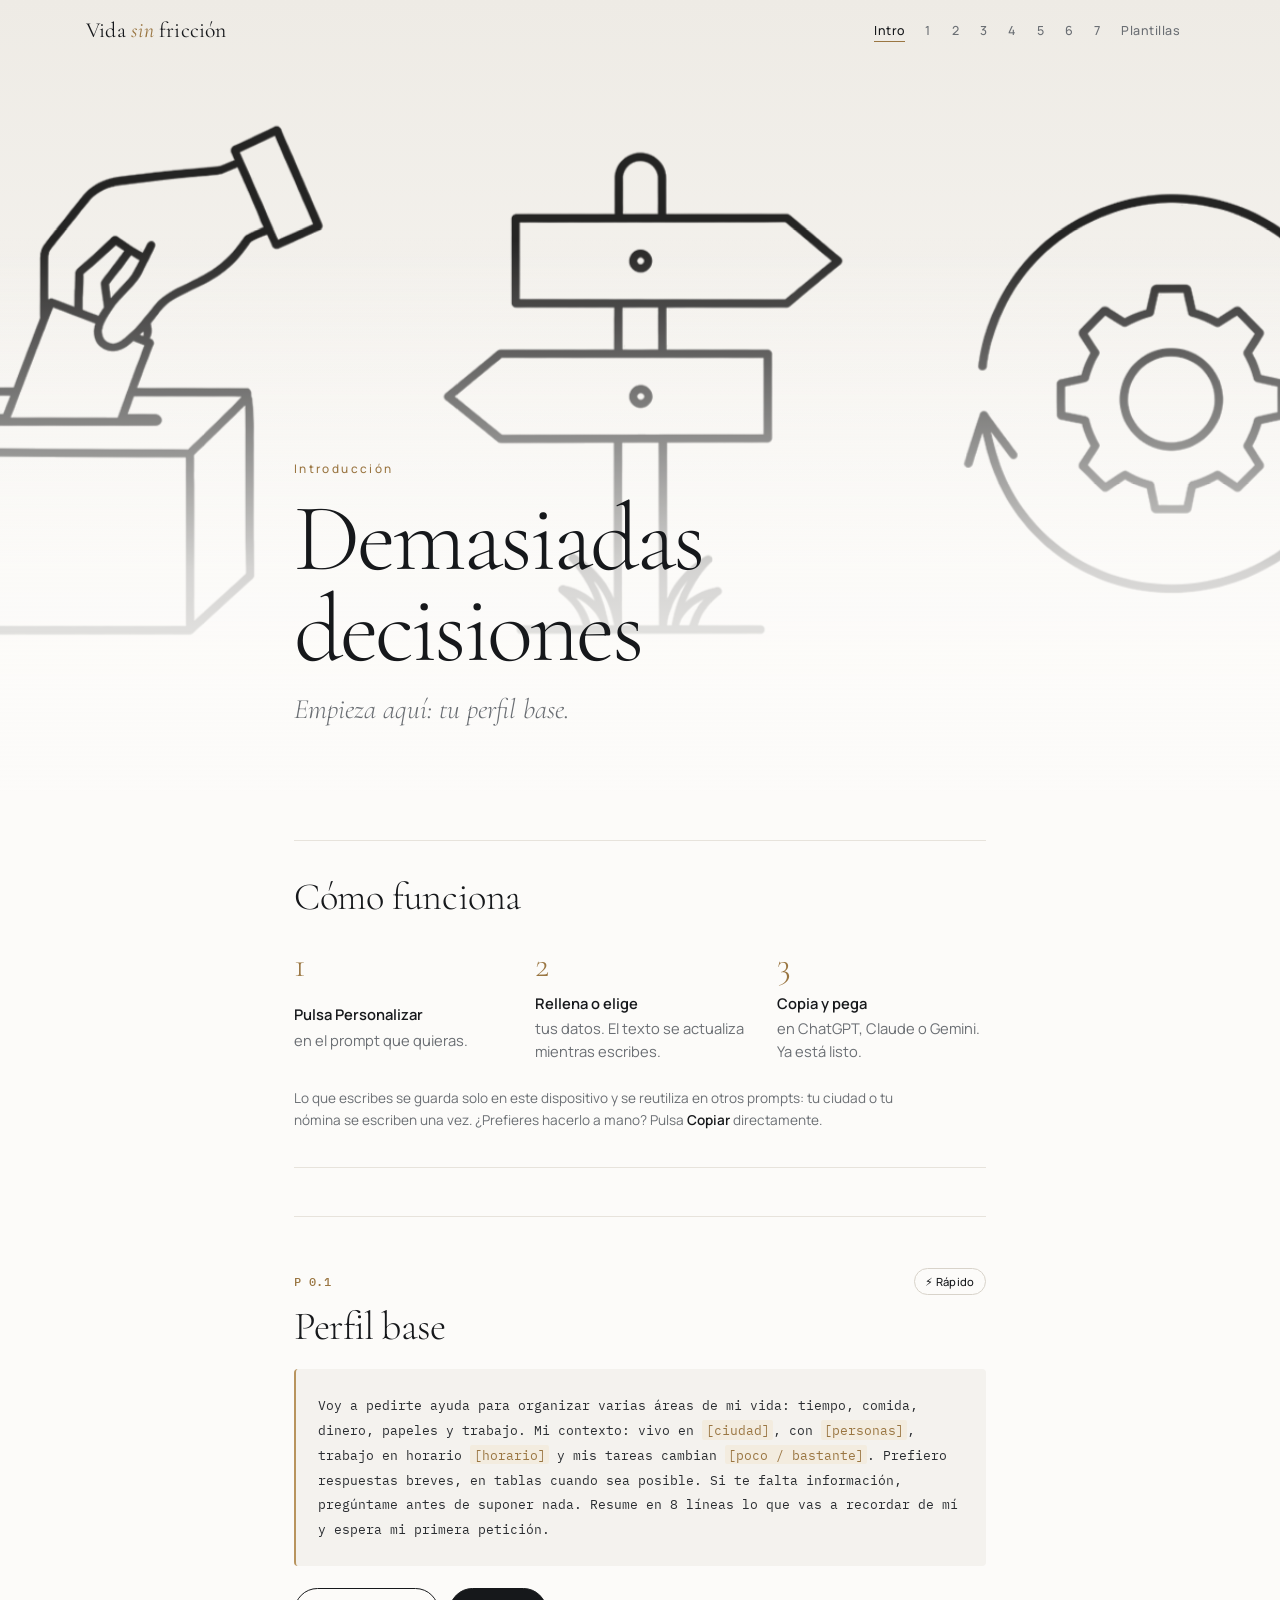
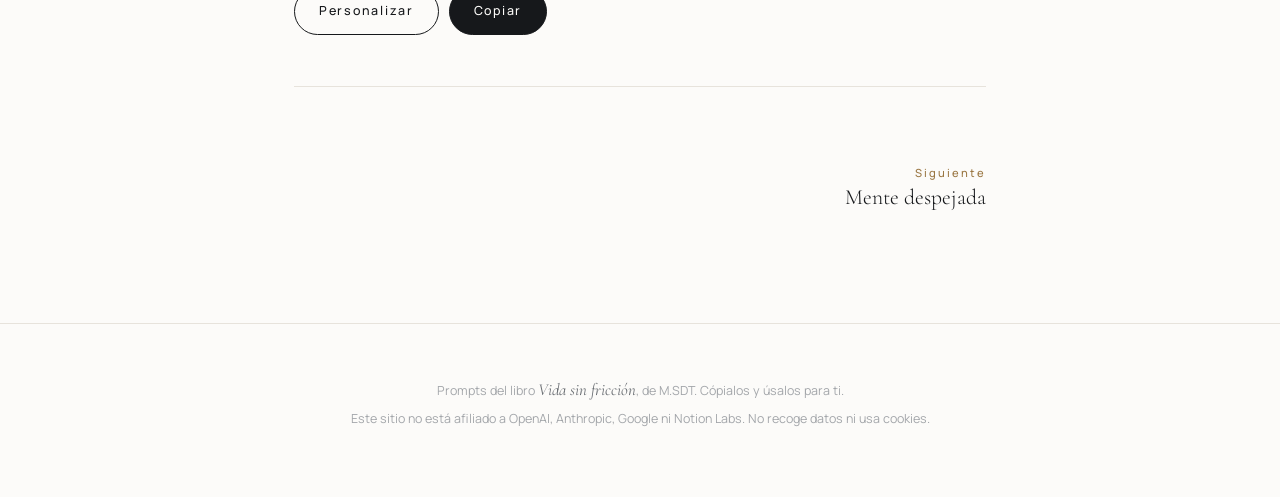
<file: c0/index.html>
<!doctype html><html lang="es"><head><meta charset="utf-8"><meta name="viewport" content="width=device-width,initial-scale=1,viewport-fit=cover">
<title>Introducción: Demasiadas decisiones · Vida sin fricción</title><meta name="description" content="Prompts listos para copiar del introducción de Vida sin fricción."><link rel="icon" href="../favicon.svg" type="image/svg+xml">
<link rel="preconnect" href="https://fonts.googleapis.com"><link rel="preconnect" href="https://fonts.gstatic.com" crossorigin>
<link rel="stylesheet" href="https://fonts.googleapis.com/css2?family=Cormorant+Garamond:ital,wght@0,300;0,400;0,500;1,300;1,400&family=Manrope:wght@300;400;500;600&family=IBM+Plex+Mono:wght@400;500&display=swap"><meta name="color-scheme" content="light"><meta name="theme-color" content="#FCFBF9">
<link rel="stylesheet" href="../style.css"></head><body><header class="top"><div class="wrap"><a class="marca" href="../">Vida <i>sin</i> fricción</a><nav aria-label="Capítulos"><a href="../c0/" aria-current="page">Intro</a><a href="../c1/">1</a><a href="../c2/">2</a><a href="../c3/">3</a><a href="../c4/">4</a><a href="../c5/">5</a><a href="../c6/">6</a><a href="../c7/">7</a><a href="../plantillas/">Plantillas</a></nav></div></header><section class="cab-px" data-escena><div class="cab-px-img" data-zoom aria-hidden="true"><img src="../img/c0.webp" alt="" width="1600" height="1067" fetchpriority="high"></div><div class="wrap cab-px-texto" data-fade><p class="etq">Introducción</p><h1>Demasiadas decisiones</h1><p class="principio">Empieza aquí: tu perfil base.</p></div></section><main class="wrap"><section class="guia" aria-label="Cómo funciona"><h2>Cómo funciona</h2><ol>
<li><span>1</span><div><b>Pulsa Personalizar</b> en el prompt que quieras.</div></li>
<li><span>2</span><div><b>Rellena o elige</b> tus datos. El texto se actualiza mientras escribes.</div></li>
<li><span>3</span><div><b>Copia y pega</b> en ChatGPT, Claude o Gemini. Ya está listo.</div></li></ol>
<p>Lo que escribes se guarda solo en este dispositivo y se reutiliza en otros prompts: tu ciudad o tu nómina se escriben una vez. ¿Prefieres hacerlo a mano? Pulsa <b>Copiar</b> directamente.</p></section>
<div class="lista"><article class="prompt" id="p-0-1"><header><span class="code">P 0.1</span><h3>Perfil base</h3><div class="niveles"><span class="nivel" title="Rápido">⚡ Rápido</span></div></header>
<pre class="texto">Voy a pedirte ayuda para organizar varias áreas de mi vida: tiempo, comida, dinero, papeles y trabajo. Mi contexto: vivo en [ciudad], con [personas], trabajo en horario [horario] y mis tareas cambian [poco / bastante]. Prefiero respuestas breves, en tablas cuando sea posible. Si te falta información, pregúntame antes de suponer nada. Resume en 8 líneas lo que vas a recordar de mí y espera mi primera petición.</pre>
<div class="barra-acc"><button type="button" class="btn-p personalizar" aria-expanded="false">Personalizar</button><button type="button" class="btn-p copiar" aria-label="Copiar P 0.1">Copiar</button><span class="estado" aria-live="polite"></span></div>
<div class="panel" hidden></div></article></div><nav class="pasar"><span></span><a class="next" href="../c1/"><small>Siguiente</small>Mente despejada</a></nav></main><footer class="pie"><div class="wrap"><p>Prompts del libro <em>Vida sin fricción</em>, de M.SDT. Cópialos y úsalos para ti.</p><p>Este sitio no está afiliado a OpenAI, Anthropic, Google ni Notion Labs. No recoge datos ni usa cookies.</p></div></footer><script src="../app.js"></script></body></html>
</file>
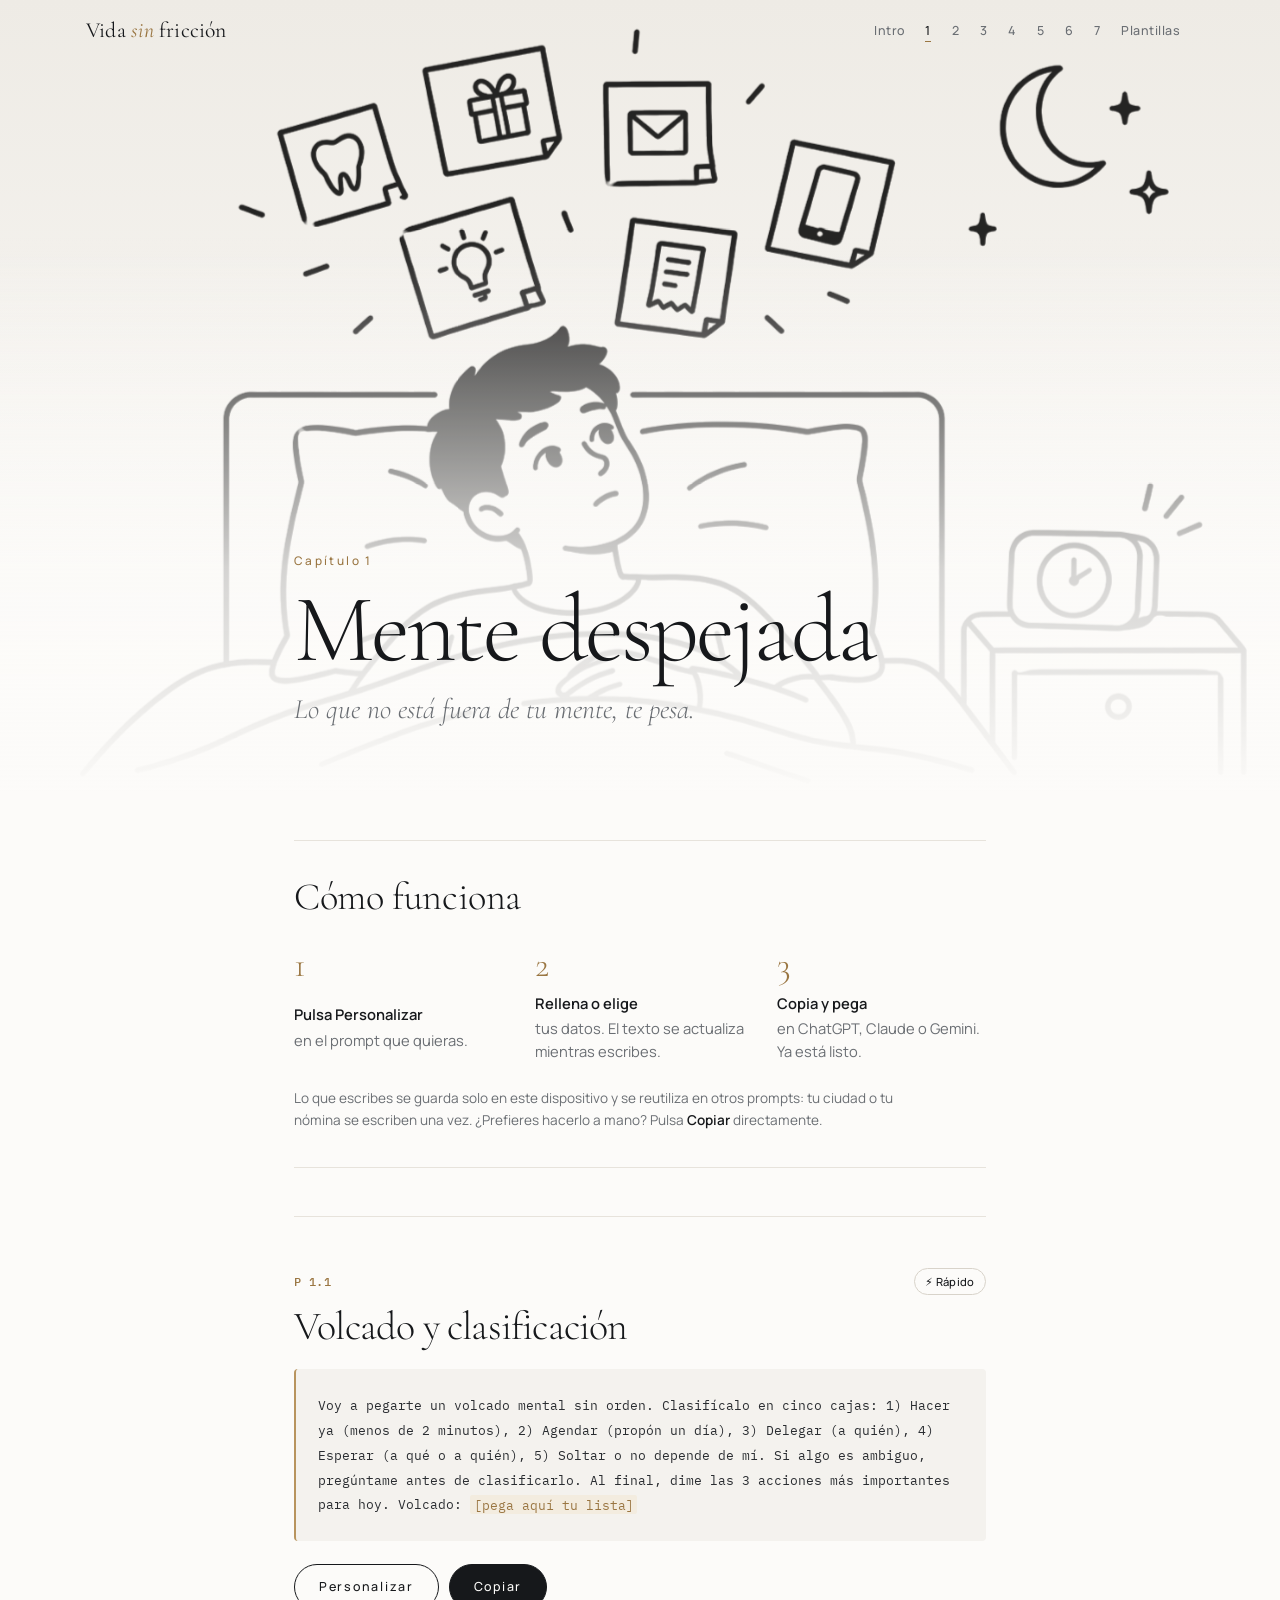
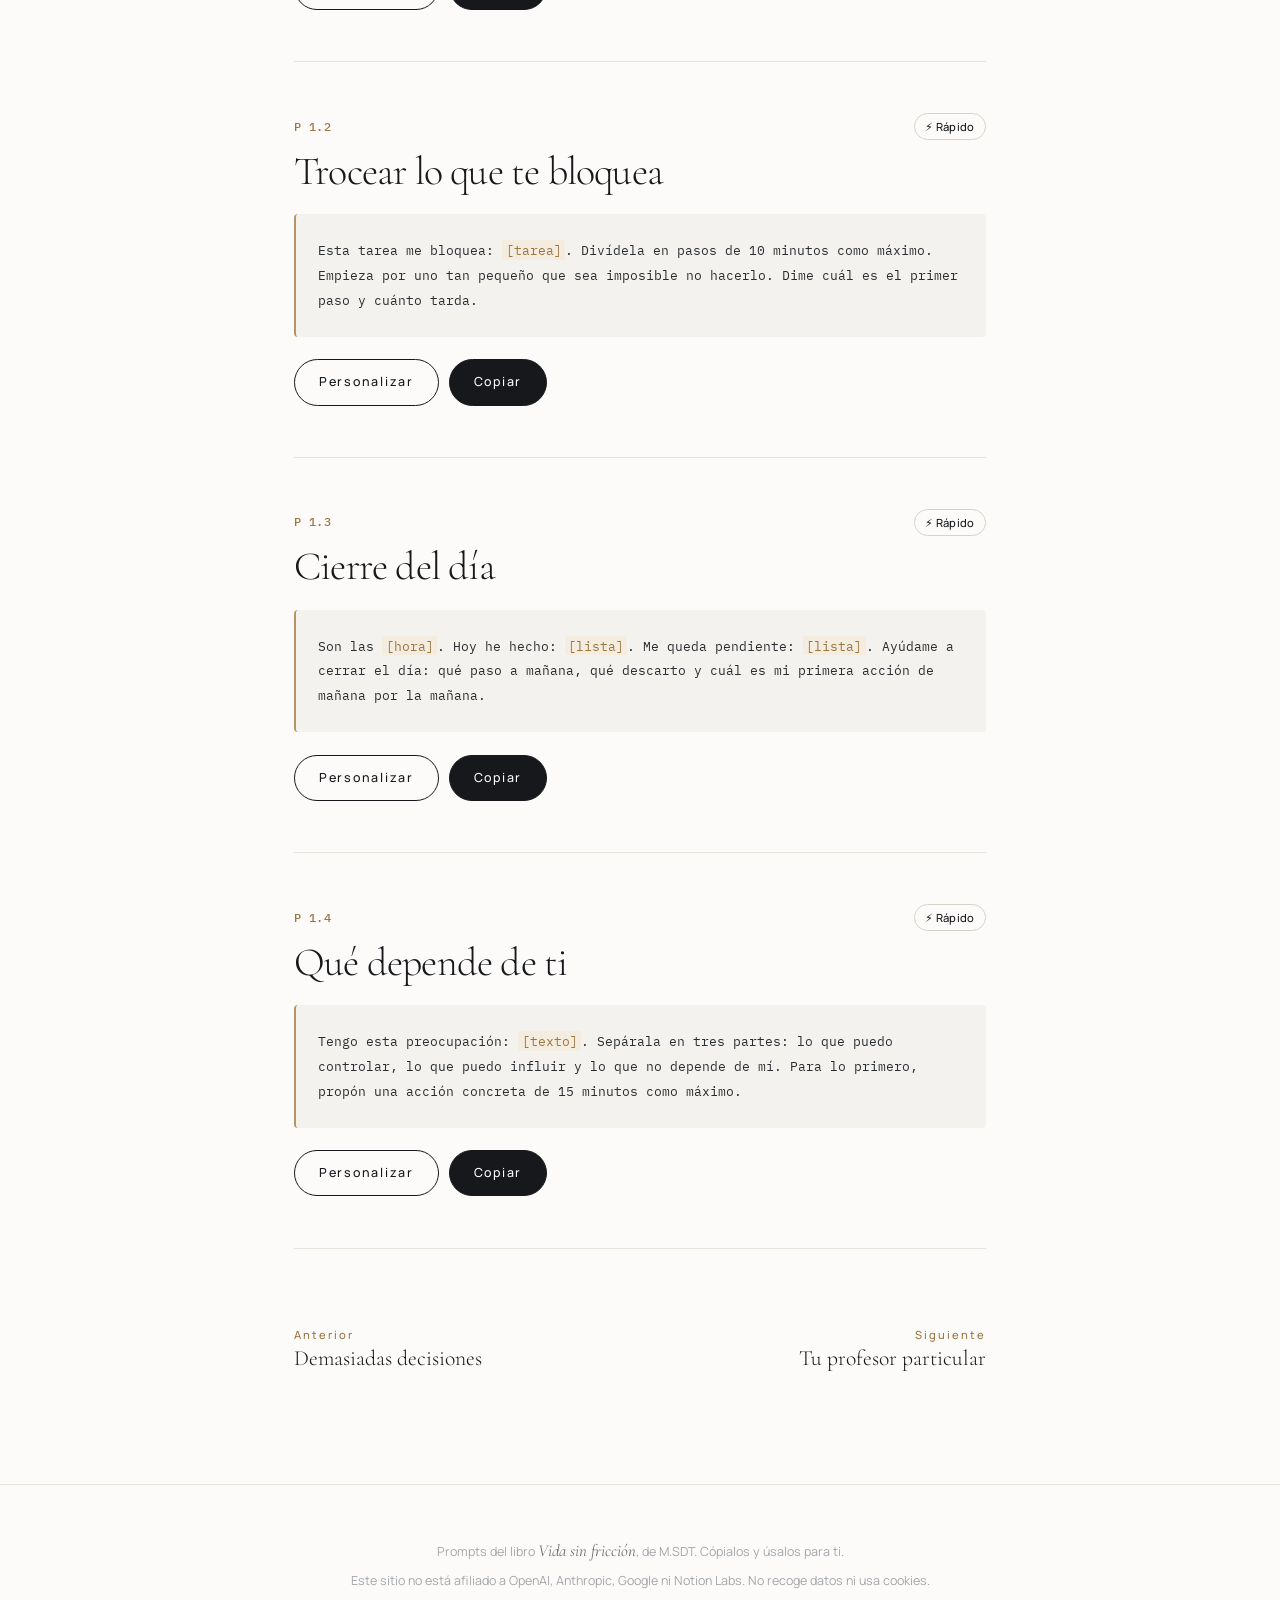
<file: c1/index.html>
<!doctype html><html lang="es"><head><meta charset="utf-8"><meta name="viewport" content="width=device-width,initial-scale=1,viewport-fit=cover">
<title>Capítulo 1: Mente despejada · Vida sin fricción</title><meta name="description" content="Prompts listos para copiar del capítulo 1 de Vida sin fricción."><link rel="icon" href="../favicon.svg" type="image/svg+xml">
<link rel="preconnect" href="https://fonts.googleapis.com"><link rel="preconnect" href="https://fonts.gstatic.com" crossorigin>
<link rel="stylesheet" href="https://fonts.googleapis.com/css2?family=Cormorant+Garamond:ital,wght@0,300;0,400;0,500;1,300;1,400&family=Manrope:wght@300;400;500;600&family=IBM+Plex+Mono:wght@400;500&display=swap"><meta name="color-scheme" content="light"><meta name="theme-color" content="#FCFBF9">
<link rel="stylesheet" href="../style.css"></head><body><header class="top"><div class="wrap"><a class="marca" href="../">Vida <i>sin</i> fricción</a><nav aria-label="Capítulos"><a href="../c0/">Intro</a><a href="../c1/" aria-current="page">1</a><a href="../c2/">2</a><a href="../c3/">3</a><a href="../c4/">4</a><a href="../c5/">5</a><a href="../c6/">6</a><a href="../c7/">7</a><a href="../plantillas/">Plantillas</a></nav></div></header><section class="cab-px" data-escena><div class="cab-px-img" data-zoom aria-hidden="true"><img src="../img/c1.webp" alt="" width="1600" height="1067" fetchpriority="high"></div><div class="wrap cab-px-texto" data-fade><p class="etq">Capítulo 1</p><h1>Mente despejada</h1><p class="principio">Lo que no está fuera de tu mente, te pesa.</p></div></section><main class="wrap"><section class="guia" aria-label="Cómo funciona"><h2>Cómo funciona</h2><ol>
<li><span>1</span><div><b>Pulsa Personalizar</b> en el prompt que quieras.</div></li>
<li><span>2</span><div><b>Rellena o elige</b> tus datos. El texto se actualiza mientras escribes.</div></li>
<li><span>3</span><div><b>Copia y pega</b> en ChatGPT, Claude o Gemini. Ya está listo.</div></li></ol>
<p>Lo que escribes se guarda solo en este dispositivo y se reutiliza en otros prompts: tu ciudad o tu nómina se escriben una vez. ¿Prefieres hacerlo a mano? Pulsa <b>Copiar</b> directamente.</p></section>
<div class="lista"><article class="prompt" id="p-1-1"><header><span class="code">P 1.1</span><h3>Volcado y clasificación</h3><div class="niveles"><span class="nivel" title="Rápido">⚡ Rápido</span></div></header>
<pre class="texto">Voy a pegarte un volcado mental sin orden. Clasifícalo en cinco cajas: 1) Hacer ya (menos de 2 minutos), 2) Agendar (propón un día), 3) Delegar (a quién), 4) Esperar (a qué o a quién), 5) Soltar o no depende de mí. Si algo es ambiguo, pregúntame antes de clasificarlo. Al final, dime las 3 acciones más importantes para hoy. Volcado: [pega aquí tu lista]</pre>
<div class="barra-acc"><button type="button" class="btn-p personalizar" aria-expanded="false">Personalizar</button><button type="button" class="btn-p copiar" aria-label="Copiar P 1.1">Copiar</button><span class="estado" aria-live="polite"></span></div>
<div class="panel" hidden></div></article><article class="prompt" id="p-1-2"><header><span class="code">P 1.2</span><h3>Trocear lo que te bloquea</h3><div class="niveles"><span class="nivel" title="Rápido">⚡ Rápido</span></div></header>
<pre class="texto">Esta tarea me bloquea: [tarea]. Divídela en pasos de 10 minutos como máximo. Empieza por uno tan pequeño que sea imposible no hacerlo. Dime cuál es el primer paso y cuánto tarda.</pre>
<div class="barra-acc"><button type="button" class="btn-p personalizar" aria-expanded="false">Personalizar</button><button type="button" class="btn-p copiar" aria-label="Copiar P 1.2">Copiar</button><span class="estado" aria-live="polite"></span></div>
<div class="panel" hidden></div></article><article class="prompt" id="p-1-3"><header><span class="code">P 1.3</span><h3>Cierre del día</h3><div class="niveles"><span class="nivel" title="Rápido">⚡ Rápido</span></div></header>
<pre class="texto">Son las [hora]. Hoy he hecho: [lista]. Me queda pendiente: [lista]. Ayúdame a cerrar el día: qué paso a mañana, qué descarto y cuál es mi primera acción de mañana por la mañana.</pre>
<div class="barra-acc"><button type="button" class="btn-p personalizar" aria-expanded="false">Personalizar</button><button type="button" class="btn-p copiar" aria-label="Copiar P 1.3">Copiar</button><span class="estado" aria-live="polite"></span></div>
<div class="panel" hidden></div></article><article class="prompt" id="p-1-4"><header><span class="code">P 1.4</span><h3>Qué depende de ti</h3><div class="niveles"><span class="nivel" title="Rápido">⚡ Rápido</span></div></header>
<pre class="texto">Tengo esta preocupación: [texto]. Sepárala en tres partes: lo que puedo controlar, lo que puedo influir y lo que no depende de mí. Para lo primero, propón una acción concreta de 15 minutos como máximo.</pre>
<div class="barra-acc"><button type="button" class="btn-p personalizar" aria-expanded="false">Personalizar</button><button type="button" class="btn-p copiar" aria-label="Copiar P 1.4">Copiar</button><span class="estado" aria-live="polite"></span></div>
<div class="panel" hidden></div></article></div><nav class="pasar"><a class="prev" href="../c0/"><small>Anterior</small>Demasiadas decisiones</a><a class="next" href="../c2/"><small>Siguiente</small>Tu profesor particular</a></nav></main><footer class="pie"><div class="wrap"><p>Prompts del libro <em>Vida sin fricción</em>, de M.SDT. Cópialos y úsalos para ti.</p><p>Este sitio no está afiliado a OpenAI, Anthropic, Google ni Notion Labs. No recoge datos ni usa cookies.</p></div></footer><script src="../app.js"></script></body></html>
</file>
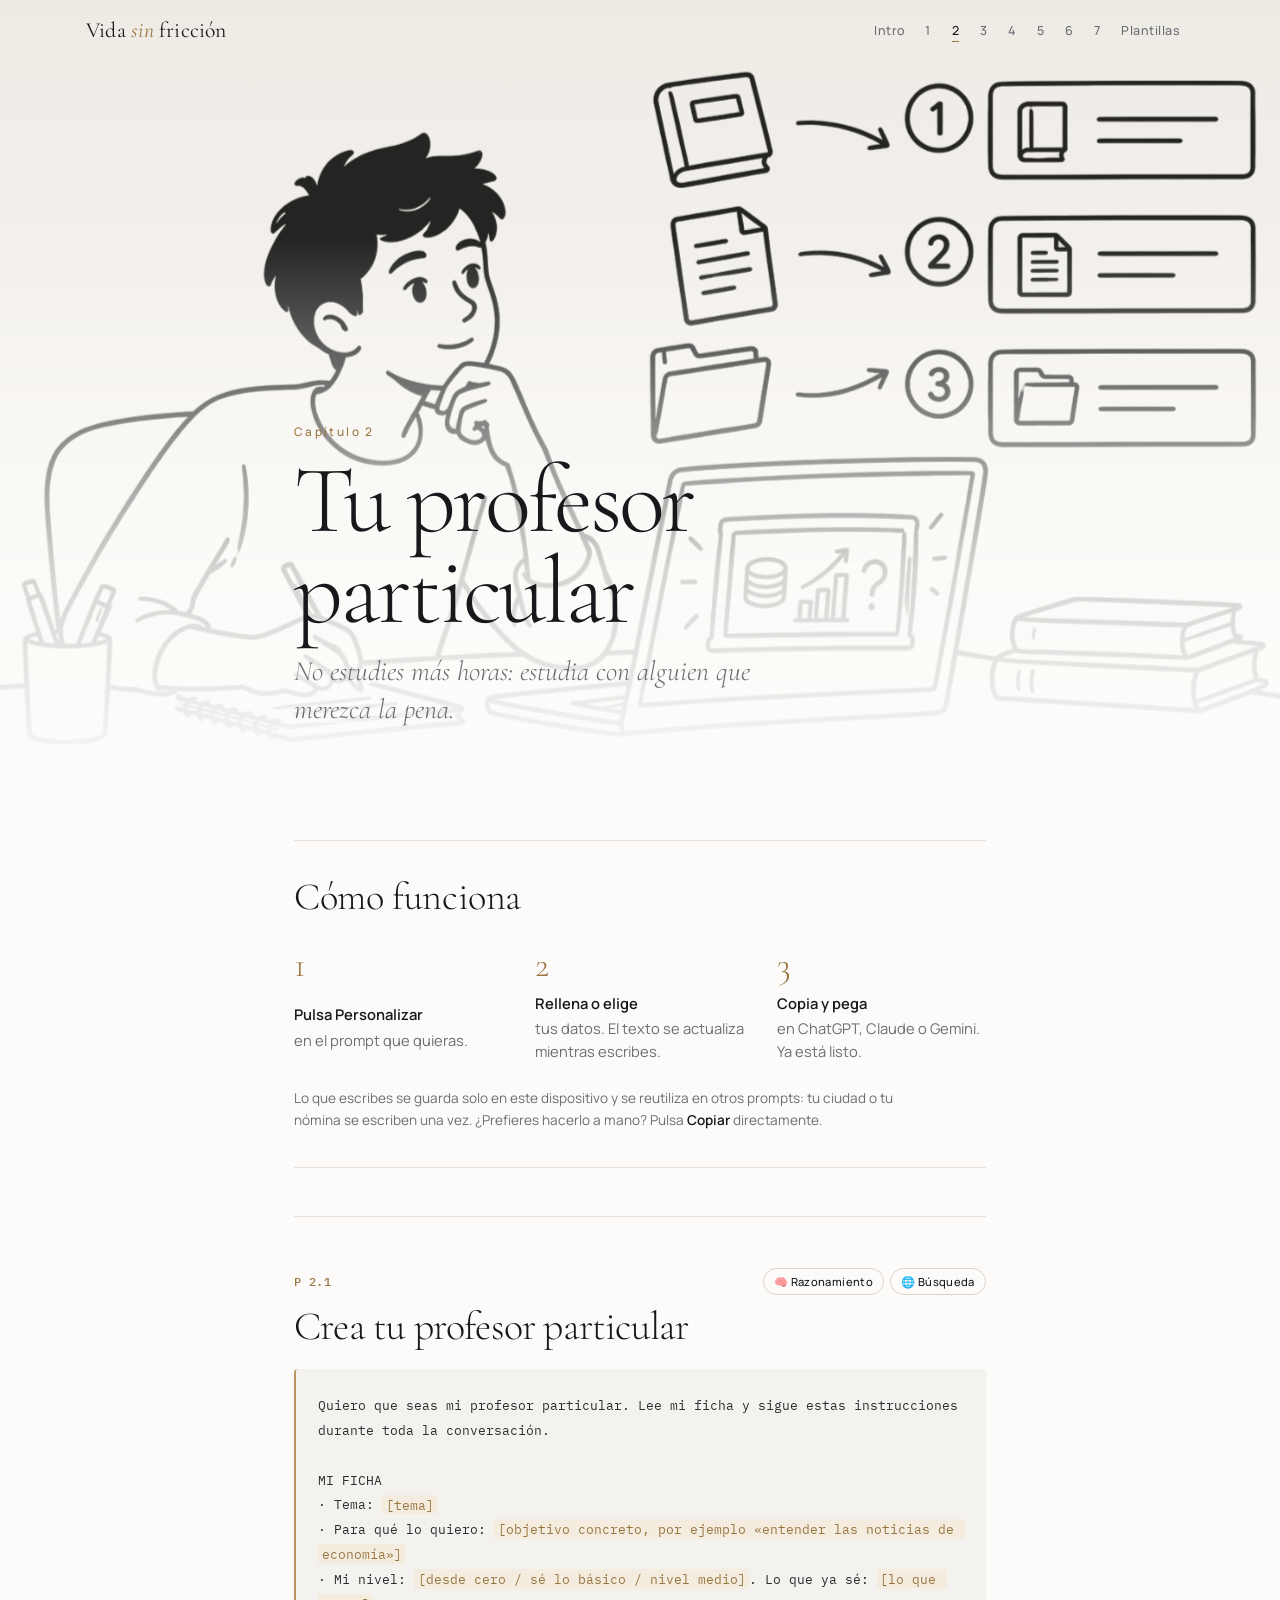
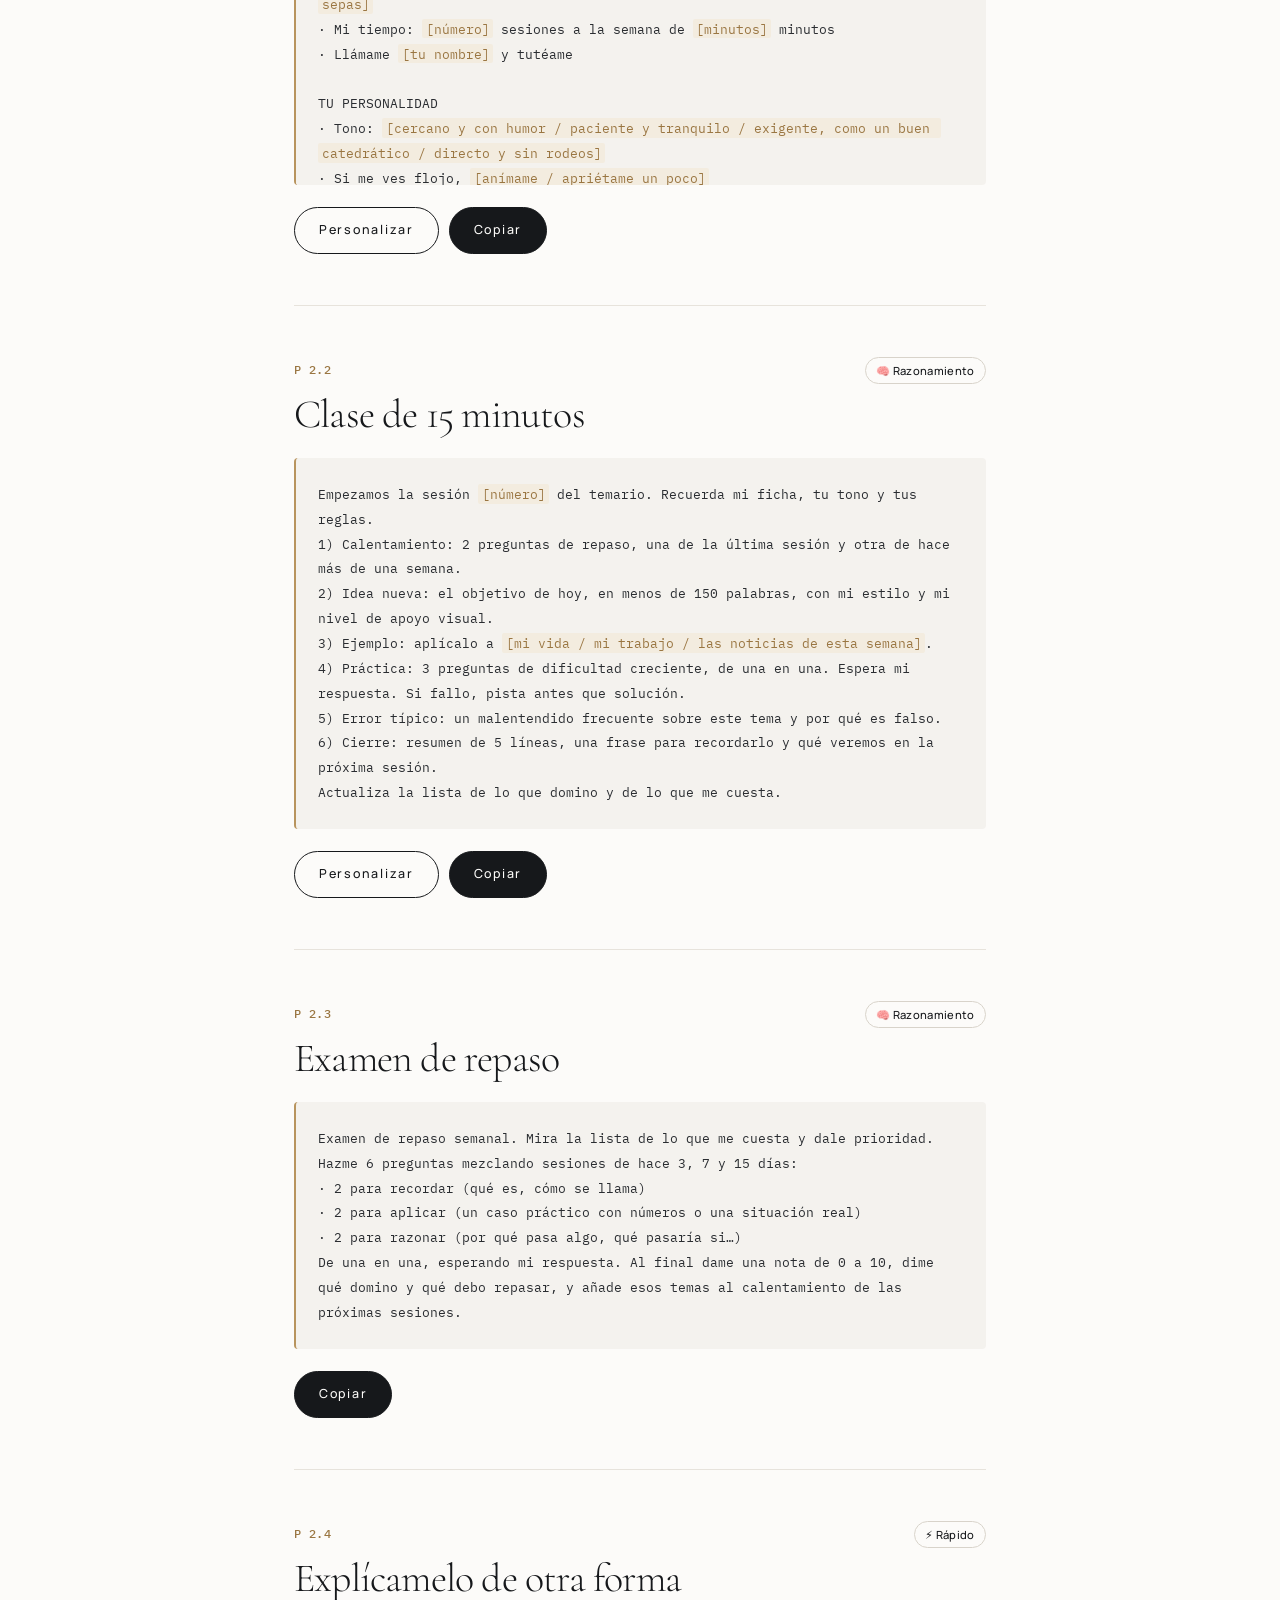
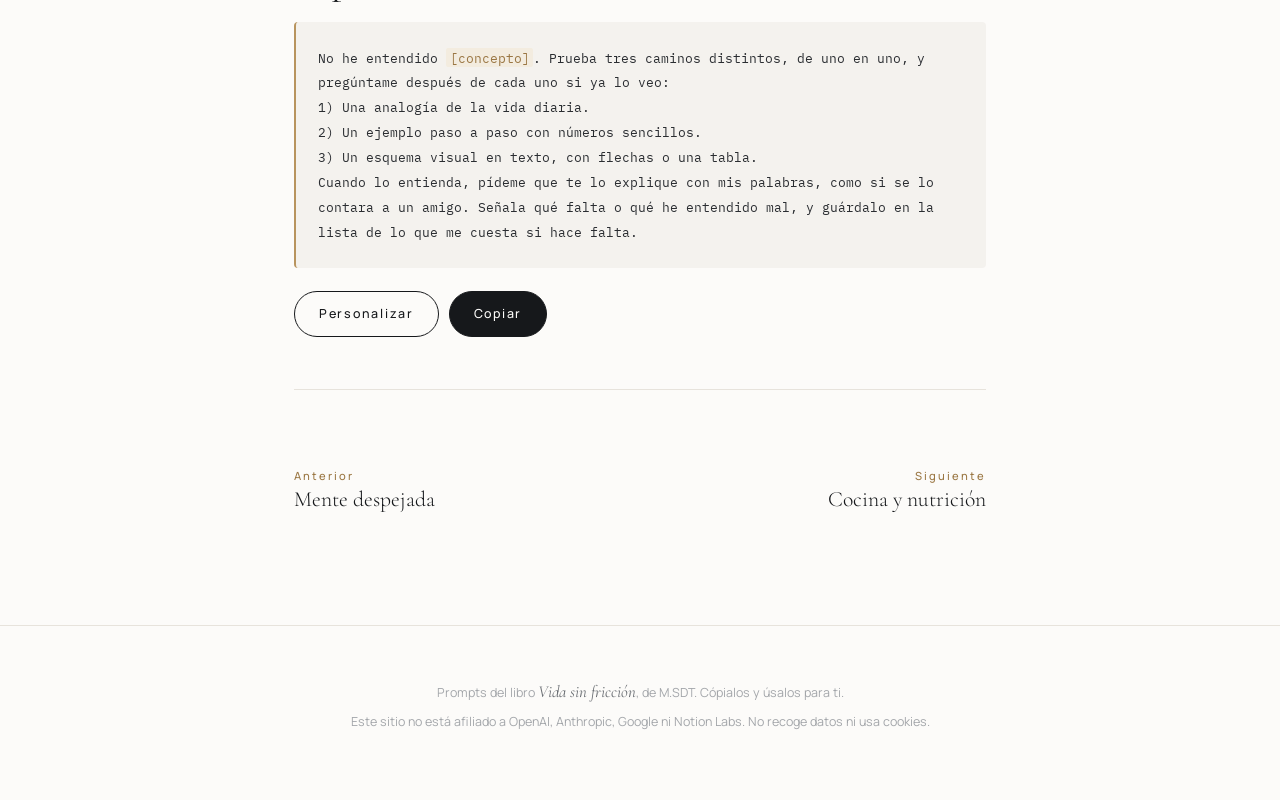
<file: c2/index.html>
<!doctype html><html lang="es"><head><meta charset="utf-8"><meta name="viewport" content="width=device-width,initial-scale=1,viewport-fit=cover">
<title>Capítulo 2: Tu profesor particular · Vida sin fricción</title><meta name="description" content="Prompts listos para copiar del capítulo 2 de Vida sin fricción."><link rel="icon" href="../favicon.svg" type="image/svg+xml">
<link rel="preconnect" href="https://fonts.googleapis.com"><link rel="preconnect" href="https://fonts.gstatic.com" crossorigin>
<link rel="stylesheet" href="https://fonts.googleapis.com/css2?family=Cormorant+Garamond:ital,wght@0,300;0,400;0,500;1,300;1,400&family=Manrope:wght@300;400;500;600&family=IBM+Plex+Mono:wght@400;500&display=swap"><meta name="color-scheme" content="light"><meta name="theme-color" content="#FCFBF9">
<link rel="stylesheet" href="../style.css"></head><body><header class="top"><div class="wrap"><a class="marca" href="../">Vida <i>sin</i> fricción</a><nav aria-label="Capítulos"><a href="../c0/">Intro</a><a href="../c1/">1</a><a href="../c2/" aria-current="page">2</a><a href="../c3/">3</a><a href="../c4/">4</a><a href="../c5/">5</a><a href="../c6/">6</a><a href="../c7/">7</a><a href="../plantillas/">Plantillas</a></nav></div></header><section class="cab-px" data-escena><div class="cab-px-img" data-zoom aria-hidden="true"><img src="../img/c2.webp" alt="" width="1600" height="1067" fetchpriority="high"></div><div class="wrap cab-px-texto" data-fade><p class="etq">Capítulo 2</p><h1>Tu profesor particular</h1><p class="principio">No estudies más horas: estudia con alguien que merezca la pena.</p></div></section><main class="wrap"><section class="guia" aria-label="Cómo funciona"><h2>Cómo funciona</h2><ol>
<li><span>1</span><div><b>Pulsa Personalizar</b> en el prompt que quieras.</div></li>
<li><span>2</span><div><b>Rellena o elige</b> tus datos. El texto se actualiza mientras escribes.</div></li>
<li><span>3</span><div><b>Copia y pega</b> en ChatGPT, Claude o Gemini. Ya está listo.</div></li></ol>
<p>Lo que escribes se guarda solo en este dispositivo y se reutiliza en otros prompts: tu ciudad o tu nómina se escriben una vez. ¿Prefieres hacerlo a mano? Pulsa <b>Copiar</b> directamente.</p></section>
<div class="lista"><article class="prompt" id="p-2-1"><header><span class="code">P 2.1</span><h3>Crea tu profesor particular</h3><div class="niveles"><span class="nivel" title="Razonamiento">🧠 Razonamiento</span><span class="nivel" title="Búsqueda">🌐 Búsqueda</span></div></header>
<pre class="texto">Quiero que seas mi profesor particular. Lee mi ficha y sigue estas instrucciones durante toda la conversación.

MI FICHA
· Tema: [tema]
· Para qué lo quiero: [objetivo concreto, por ejemplo «entender las noticias de economía»]
· Mi nivel: [desde cero / sé lo básico / nivel medio]. Lo que ya sé: [lo que sepas]
· Mi tiempo: [número] sesiones a la semana de [minutos] minutos
· Llámame [tu nombre] y tutéame

TU PERSONALIDAD
· Tono: [cercano y con humor / paciente y tranquilo / exigente, como un buen catedrático / directo y sin rodeos]
· Si me ves flojo, [anímame / apriétame un poco]

CÓMO QUIERO EL TEMARIO
· Orden: [de lo básico a lo avanzado / por preguntas de la vida real / por casos e historias reales / por proyectos prácticos]
· Extensión: [número] sesiones, cada una con un objetivo claro y una pregunta clave
· Cada [3] sesiones, una de repaso

CÓMO QUIERO QUE ME EXPLIQUES
· Estilo: [con analogías de la vida diaria / con ejemplos y números / con historias reales / primero la teoría y luego la práctica]
· Apoyo visual: [mucho: esquemas, tablas y diagramas en cada idea / algo: un esquema o tabla por sesión / poco: solo texto]
· Ritmo: una idea cada vez, en menos de [150] palabras. Para y comprueba que la he entendido antes de seguir

FUENTES Y RIGOR
· Busca primero entre 3 y 5 fuentes fiables (organismos oficiales, universidades, manuales de referencia). Cítalas y explica por qué son fiables
· Distingue siempre entre dato, teoría aceptada y opinión. Si no estás seguro de algo, dilo

REGLAS DE ENSEÑANZA
· Pregunta más de lo que explicas. Déjame intentarlo antes de darme la respuesta
· Si fallo, dame una pista antes que la solución
· Si acierto todo, sube la dificultad. Si fallo mucho, vuelve un paso atrás
· Lleva una lista de lo que domino y de lo que me cuesta

PARA EMPEZAR
Hazme 3 preguntas para medir mi nivel real. Después, enséñame las fuentes y el temario en una tabla (sesión, objetivo, pregunta clave) y espera mi visto bueno antes de dar la primera clase.</pre>
<div class="barra-acc"><button type="button" class="btn-p personalizar" aria-expanded="false">Personalizar</button><button type="button" class="btn-p copiar" aria-label="Copiar P 2.1">Copiar</button><span class="estado" aria-live="polite"></span></div>
<div class="panel" hidden></div></article><article class="prompt" id="p-2-2"><header><span class="code">P 2.2</span><h3>Clase de 15 minutos</h3><div class="niveles"><span class="nivel" title="Razonamiento">🧠 Razonamiento</span></div></header>
<pre class="texto">Empezamos la sesión [número] del temario. Recuerda mi ficha, tu tono y tus reglas.
1) Calentamiento: 2 preguntas de repaso, una de la última sesión y otra de hace más de una semana.
2) Idea nueva: el objetivo de hoy, en menos de 150 palabras, con mi estilo y mi nivel de apoyo visual.
3) Ejemplo: aplícalo a [mi vida / mi trabajo / las noticias de esta semana].
4) Práctica: 3 preguntas de dificultad creciente, de una en una. Espera mi respuesta. Si fallo, pista antes que solución.
5) Error típico: un malentendido frecuente sobre este tema y por qué es falso.
6) Cierre: resumen de 5 líneas, una frase para recordarlo y qué veremos en la próxima sesión.
Actualiza la lista de lo que domino y de lo que me cuesta.</pre>
<div class="barra-acc"><button type="button" class="btn-p personalizar" aria-expanded="false">Personalizar</button><button type="button" class="btn-p copiar" aria-label="Copiar P 2.2">Copiar</button><span class="estado" aria-live="polite"></span></div>
<div class="panel" hidden></div></article><article class="prompt" id="p-2-3"><header><span class="code">P 2.3</span><h3>Examen de repaso</h3><div class="niveles"><span class="nivel" title="Razonamiento">🧠 Razonamiento</span></div></header>
<pre class="texto">Examen de repaso semanal. Mira la lista de lo que me cuesta y dale prioridad. Hazme 6 preguntas mezclando sesiones de hace 3, 7 y 15 días:
· 2 para recordar (qué es, cómo se llama)
· 2 para aplicar (un caso práctico con números o una situación real)
· 2 para razonar (por qué pasa algo, qué pasaría si…)
De una en una, esperando mi respuesta. Al final dame una nota de 0 a 10, dime qué domino y qué debo repasar, y añade esos temas al calentamiento de las próximas sesiones.</pre>
<div class="barra-acc"><button type="button" class="btn-p personalizar" aria-expanded="false">Personalizar</button><button type="button" class="btn-p copiar" aria-label="Copiar P 2.3">Copiar</button><span class="estado" aria-live="polite"></span></div>
<div class="panel" hidden></div></article><article class="prompt" id="p-2-4"><header><span class="code">P 2.4</span><h3>Explícamelo de otra forma</h3><div class="niveles"><span class="nivel" title="Rápido">⚡ Rápido</span></div></header>
<pre class="texto">No he entendido [concepto]. Prueba tres caminos distintos, de uno en uno, y pregúntame después de cada uno si ya lo veo:
1) Una analogía de la vida diaria.
2) Un ejemplo paso a paso con números sencillos.
3) Un esquema visual en texto, con flechas o una tabla.
Cuando lo entienda, pídeme que te lo explique con mis palabras, como si se lo contara a un amigo. Señala qué falta o qué he entendido mal, y guárdalo en la lista de lo que me cuesta si hace falta.</pre>
<div class="barra-acc"><button type="button" class="btn-p personalizar" aria-expanded="false">Personalizar</button><button type="button" class="btn-p copiar" aria-label="Copiar P 2.4">Copiar</button><span class="estado" aria-live="polite"></span></div>
<div class="panel" hidden></div></article></div><nav class="pasar"><a class="prev" href="../c1/"><small>Anterior</small>Mente despejada</a><a class="next" href="../c3/"><small>Siguiente</small>Cocina y nutrición</a></nav></main><footer class="pie"><div class="wrap"><p>Prompts del libro <em>Vida sin fricción</em>, de M.SDT. Cópialos y úsalos para ti.</p><p>Este sitio no está afiliado a OpenAI, Anthropic, Google ni Notion Labs. No recoge datos ni usa cookies.</p></div></footer><script src="../app.js"></script></body></html>
</file>
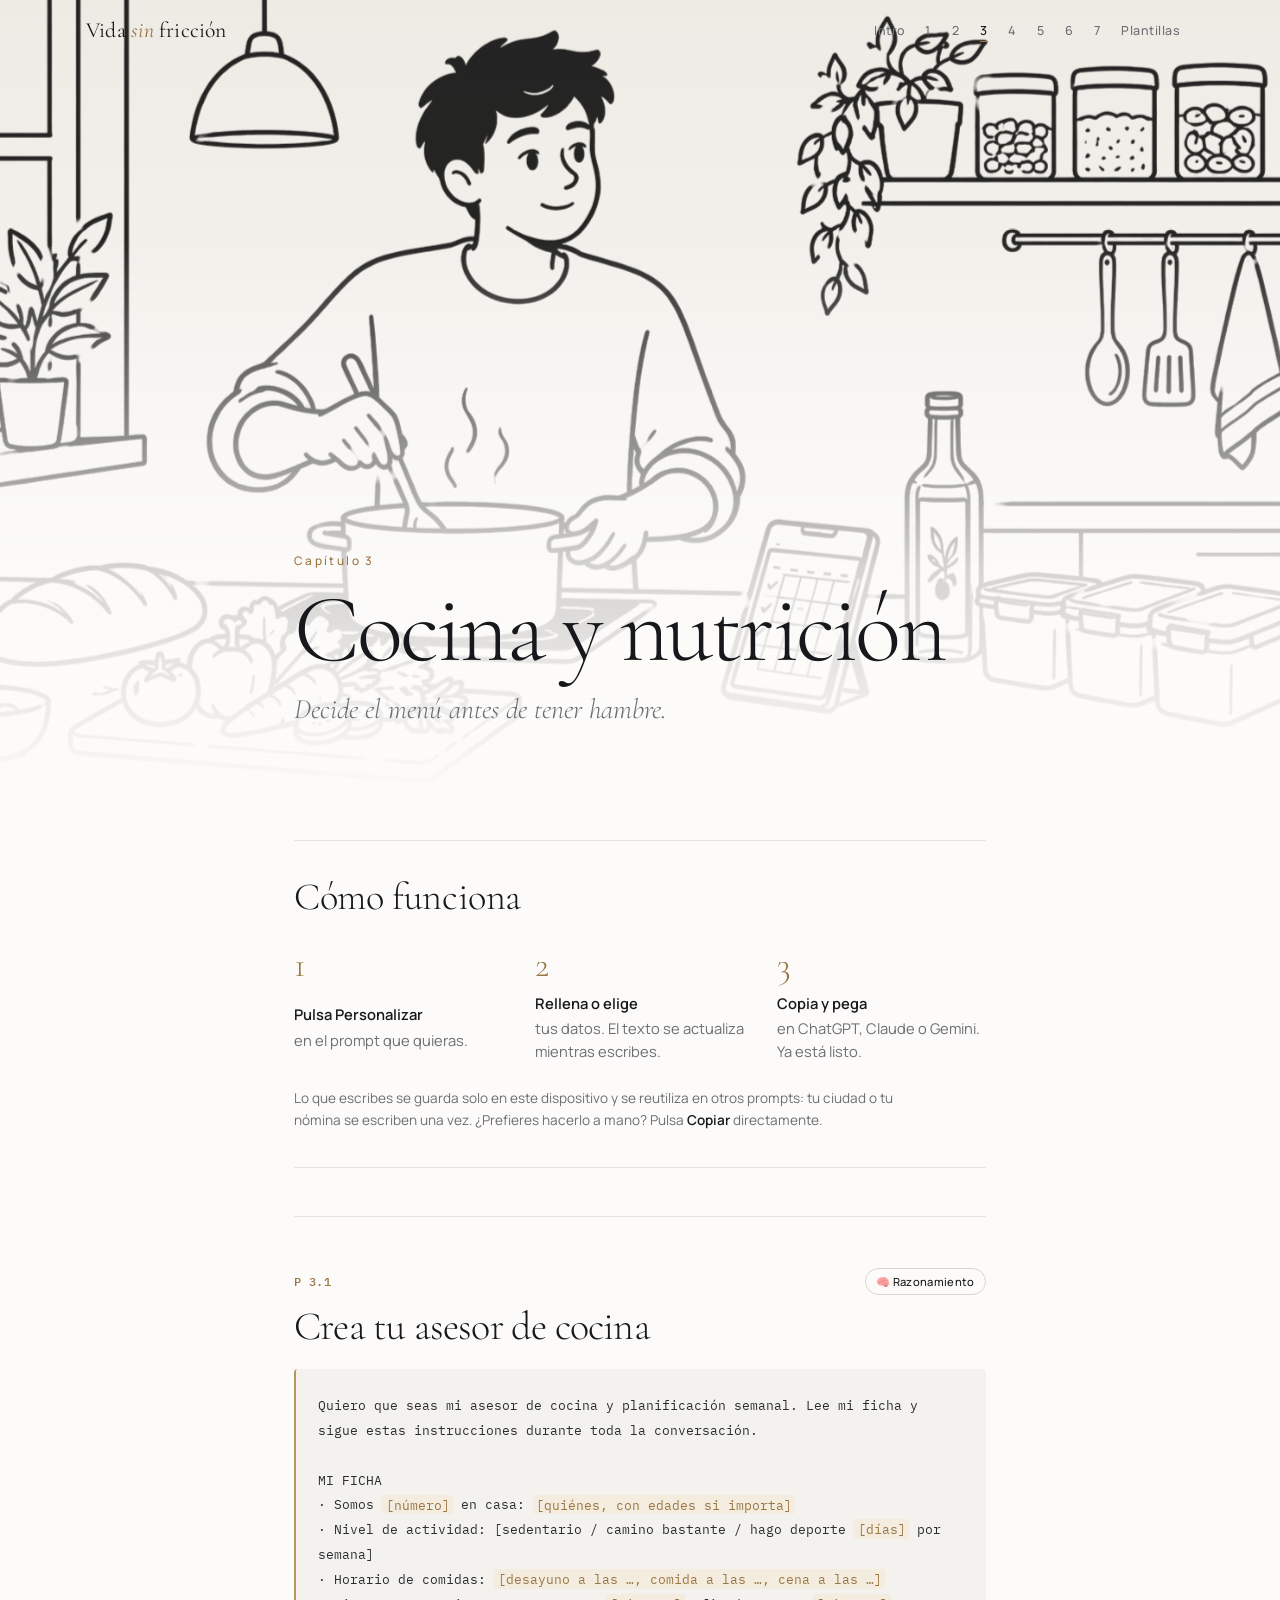
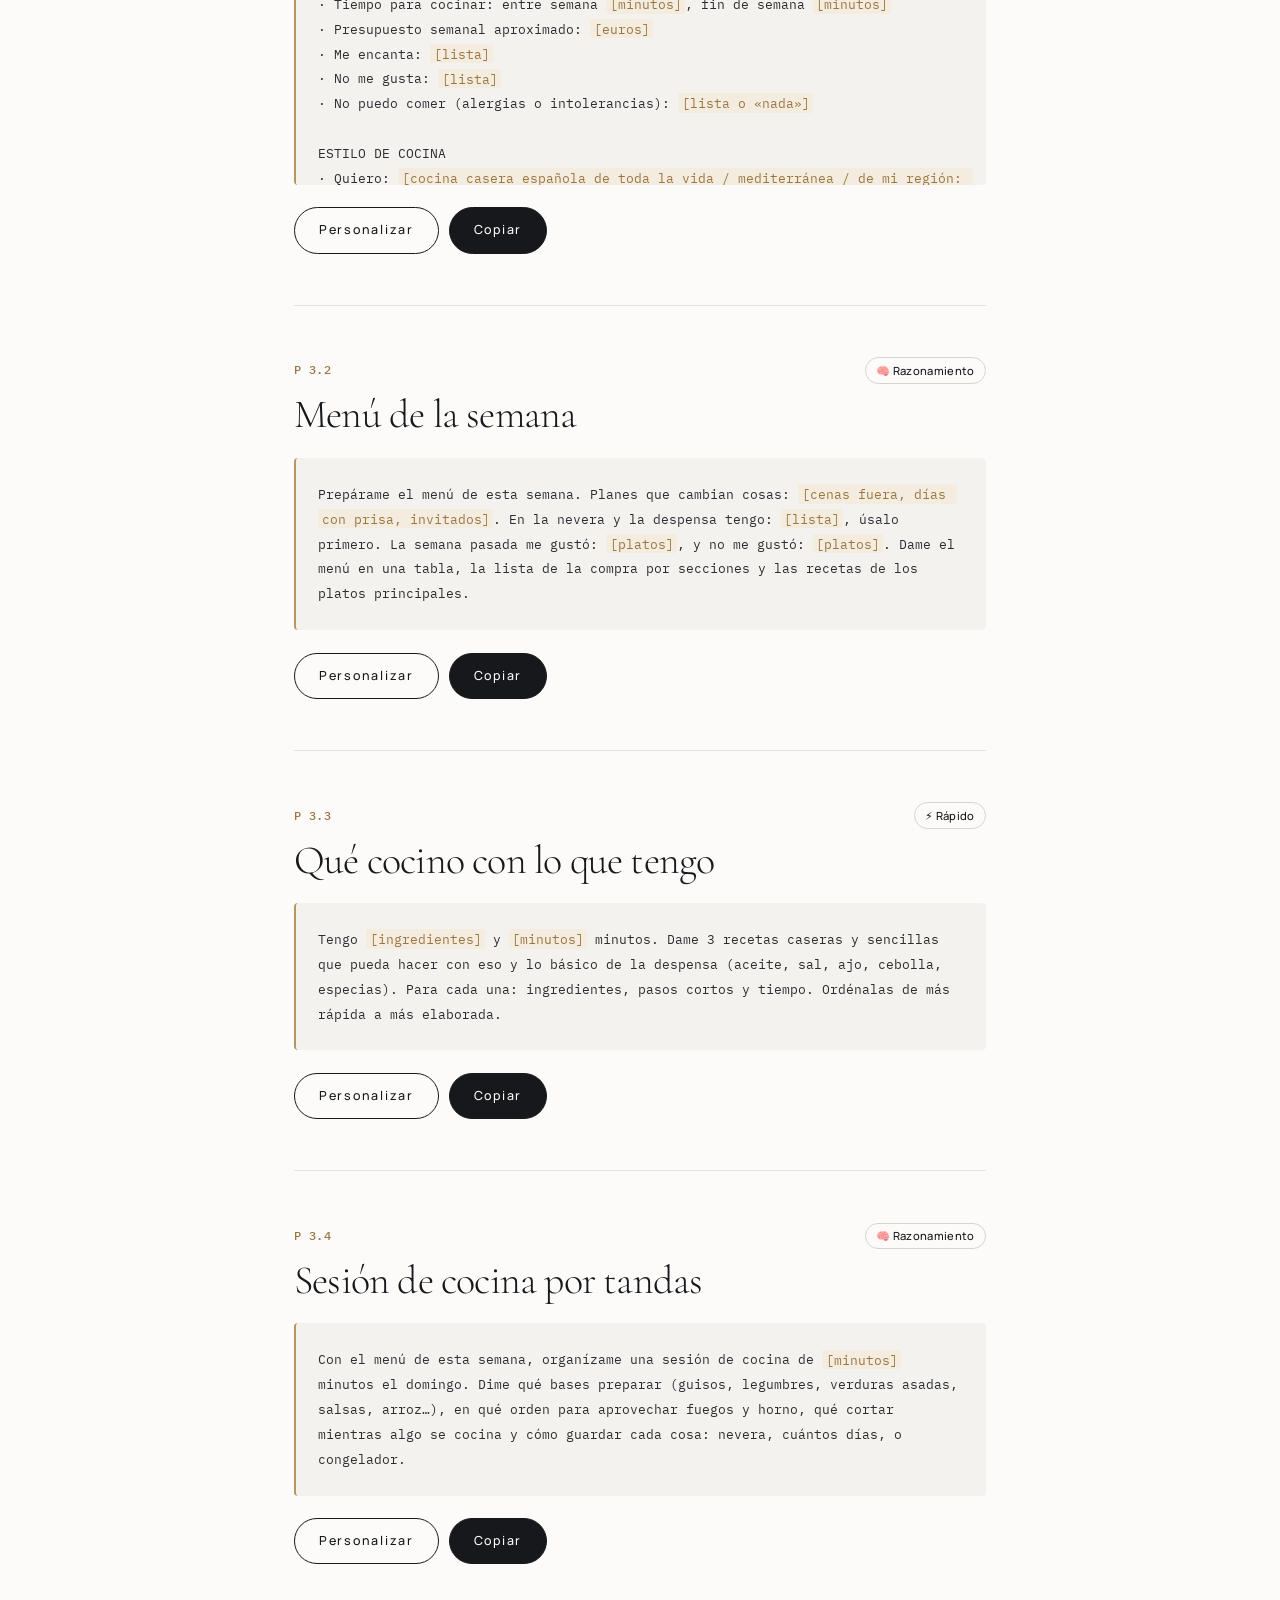
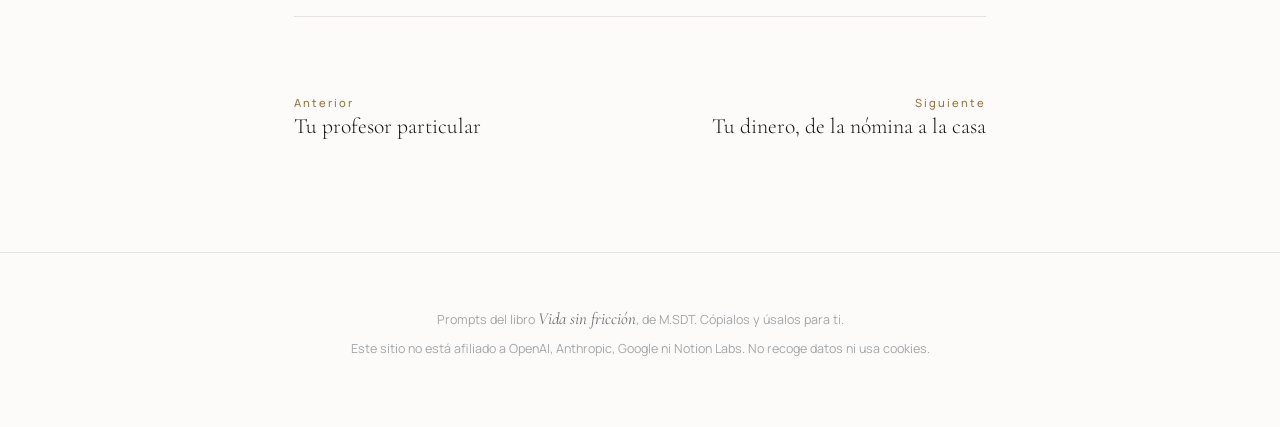
<file: c3/index.html>
<!doctype html><html lang="es"><head><meta charset="utf-8"><meta name="viewport" content="width=device-width,initial-scale=1,viewport-fit=cover">
<title>Capítulo 3: Cocina y nutrición · Vida sin fricción</title><meta name="description" content="Prompts listos para copiar del capítulo 3 de Vida sin fricción."><link rel="icon" href="../favicon.svg" type="image/svg+xml">
<link rel="preconnect" href="https://fonts.googleapis.com"><link rel="preconnect" href="https://fonts.gstatic.com" crossorigin>
<link rel="stylesheet" href="https://fonts.googleapis.com/css2?family=Cormorant+Garamond:ital,wght@0,300;0,400;0,500;1,300;1,400&family=Manrope:wght@300;400;500;600&family=IBM+Plex+Mono:wght@400;500&display=swap"><meta name="color-scheme" content="light"><meta name="theme-color" content="#FCFBF9">
<link rel="stylesheet" href="../style.css"></head><body><header class="top"><div class="wrap"><a class="marca" href="../">Vida <i>sin</i> fricción</a><nav aria-label="Capítulos"><a href="../c0/">Intro</a><a href="../c1/">1</a><a href="../c2/">2</a><a href="../c3/" aria-current="page">3</a><a href="../c4/">4</a><a href="../c5/">5</a><a href="../c6/">6</a><a href="../c7/">7</a><a href="../plantillas/">Plantillas</a></nav></div></header><section class="cab-px" data-escena><div class="cab-px-img" data-zoom aria-hidden="true"><img src="../img/c3.webp" alt="" width="1600" height="1067" fetchpriority="high"></div><div class="wrap cab-px-texto" data-fade><p class="etq">Capítulo 3</p><h1>Cocina y nutrición</h1><p class="principio">Decide el menú antes de tener hambre.</p></div></section><main class="wrap"><section class="guia" aria-label="Cómo funciona"><h2>Cómo funciona</h2><ol>
<li><span>1</span><div><b>Pulsa Personalizar</b> en el prompt que quieras.</div></li>
<li><span>2</span><div><b>Rellena o elige</b> tus datos. El texto se actualiza mientras escribes.</div></li>
<li><span>3</span><div><b>Copia y pega</b> en ChatGPT, Claude o Gemini. Ya está listo.</div></li></ol>
<p>Lo que escribes se guarda solo en este dispositivo y se reutiliza en otros prompts: tu ciudad o tu nómina se escriben una vez. ¿Prefieres hacerlo a mano? Pulsa <b>Copiar</b> directamente.</p></section>
<div class="lista"><article class="prompt" id="p-3-1"><header><span class="code">P 3.1</span><h3>Crea tu asesor de cocina</h3><div class="niveles"><span class="nivel" title="Razonamiento">🧠 Razonamiento</span></div></header>
<pre class="texto">Quiero que seas mi asesor de cocina y planificación semanal. Lee mi ficha y sigue estas instrucciones durante toda la conversación.

MI FICHA
· Somos [número] en casa: [quiénes, con edades si importa]
· Nivel de actividad: [sedentario / camino bastante / hago deporte [días] por semana]
· Horario de comidas: [desayuno a las …, comida a las …, cena a las …]
· Tiempo para cocinar: entre semana [minutos], fin de semana [minutos]
· Presupuesto semanal aproximado: [euros]
· Me encanta: [lista]
· No me gusta: [lista]
· No puedo comer (alergias o intolerancias): [lista o «nada»]

ESTILO DE COCINA
· Quiero: [cocina casera española de toda la vida / mediterránea / de mi región: …]
· Como referencia: [el estilo sencillo de un cocinero conocido, por ejemplo Arguiñano / la cocina de mi abuela / platos de menú del día]
· Nada de: [recetas de influencer / productos «fit» o light / ingredientes raros o caros / lo que tú quieras evitar]

QUÉ NECESITO CADA SEMANA
1. Menú de lunes a domingo con desayuno, comida y cena: nombre del plato y una línea de por qué está ahí.
2. Lista de la compra por secciones del súper (fruta y verdura, carne, pescado, huevos y lácteos, legumbres, pan y cereales, conservas, básicos), con cantidades aproximadas.
3. Recetas de los platos principales: ingredientes, cantidades, pasos, tiempo y dificultad.

REGLAS
· Comida real y de temporada, de supermercado normal
· Verdura todos los días; alterna pescado, carne, huevos y legumbres
· Reutiliza ingredientes entre platos para no tirar comida
· No cuentes calorías salvo que te lo pida
· Varía cada semana, pero repite los platos que te diga que me han gustado
· Tono cercano y práctico, sin lenguaje de dieta

PARA EMPEZAR
Hazme hasta 5 preguntas para afinar lo que falte. Después, resume en 8 líneas lo que vas a recordar de mí y espera a que te pida el primer menú.</pre>
<div class="barra-acc"><button type="button" class="btn-p personalizar" aria-expanded="false">Personalizar</button><button type="button" class="btn-p copiar" aria-label="Copiar P 3.1">Copiar</button><span class="estado" aria-live="polite"></span></div>
<div class="panel" hidden></div></article><article class="prompt" id="p-3-2"><header><span class="code">P 3.2</span><h3>Menú de la semana</h3><div class="niveles"><span class="nivel" title="Razonamiento">🧠 Razonamiento</span></div></header>
<pre class="texto">Prepárame el menú de esta semana. Planes que cambian cosas: [cenas fuera, días con prisa, invitados]. En la nevera y la despensa tengo: [lista], úsalo primero. La semana pasada me gustó: [platos], y no me gustó: [platos]. Dame el menú en una tabla, la lista de la compra por secciones y las recetas de los platos principales.</pre>
<div class="barra-acc"><button type="button" class="btn-p personalizar" aria-expanded="false">Personalizar</button><button type="button" class="btn-p copiar" aria-label="Copiar P 3.2">Copiar</button><span class="estado" aria-live="polite"></span></div>
<div class="panel" hidden></div></article><article class="prompt" id="p-3-3"><header><span class="code">P 3.3</span><h3>Qué cocino con lo que tengo</h3><div class="niveles"><span class="nivel" title="Rápido">⚡ Rápido</span></div></header>
<pre class="texto">Tengo [ingredientes] y [minutos] minutos. Dame 3 recetas caseras y sencillas que pueda hacer con eso y lo básico de la despensa (aceite, sal, ajo, cebolla, especias). Para cada una: ingredientes, pasos cortos y tiempo. Ordénalas de más rápida a más elaborada.</pre>
<div class="barra-acc"><button type="button" class="btn-p personalizar" aria-expanded="false">Personalizar</button><button type="button" class="btn-p copiar" aria-label="Copiar P 3.3">Copiar</button><span class="estado" aria-live="polite"></span></div>
<div class="panel" hidden></div></article><article class="prompt" id="p-3-4"><header><span class="code">P 3.4</span><h3>Sesión de cocina por tandas</h3><div class="niveles"><span class="nivel" title="Razonamiento">🧠 Razonamiento</span></div></header>
<pre class="texto">Con el menú de esta semana, organízame una sesión de cocina de [minutos] minutos el domingo. Dime qué bases preparar (guisos, legumbres, verduras asadas, salsas, arroz…), en qué orden para aprovechar fuegos y horno, qué cortar mientras algo se cocina y cómo guardar cada cosa: nevera, cuántos días, o congelador.</pre>
<div class="barra-acc"><button type="button" class="btn-p personalizar" aria-expanded="false">Personalizar</button><button type="button" class="btn-p copiar" aria-label="Copiar P 3.4">Copiar</button><span class="estado" aria-live="polite"></span></div>
<div class="panel" hidden></div></article></div><nav class="pasar"><a class="prev" href="../c2/"><small>Anterior</small>Tu profesor particular</a><a class="next" href="../c4/"><small>Siguiente</small>Tu dinero, de la nómina a la casa</a></nav></main><footer class="pie"><div class="wrap"><p>Prompts del libro <em>Vida sin fricción</em>, de M.SDT. Cópialos y úsalos para ti.</p><p>Este sitio no está afiliado a OpenAI, Anthropic, Google ni Notion Labs. No recoge datos ni usa cookies.</p></div></footer><script src="../app.js"></script></body></html>
</file>
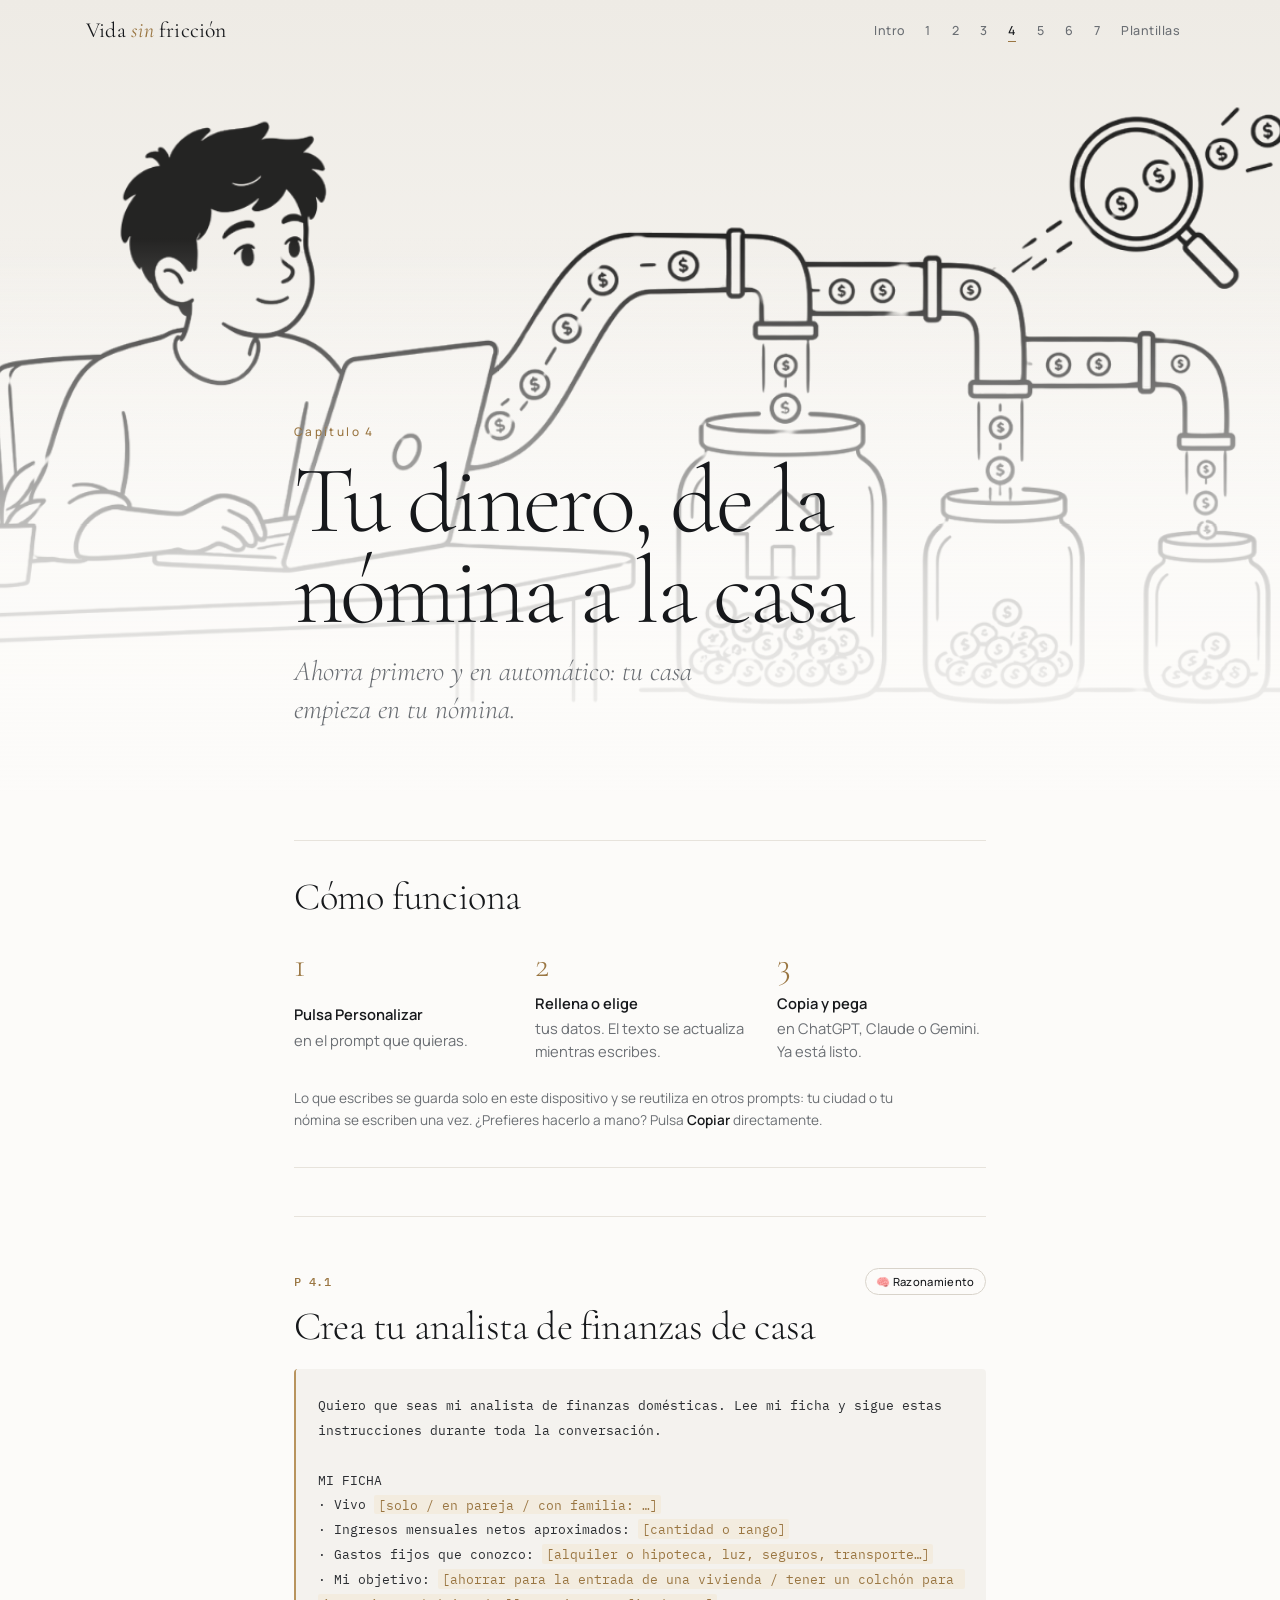
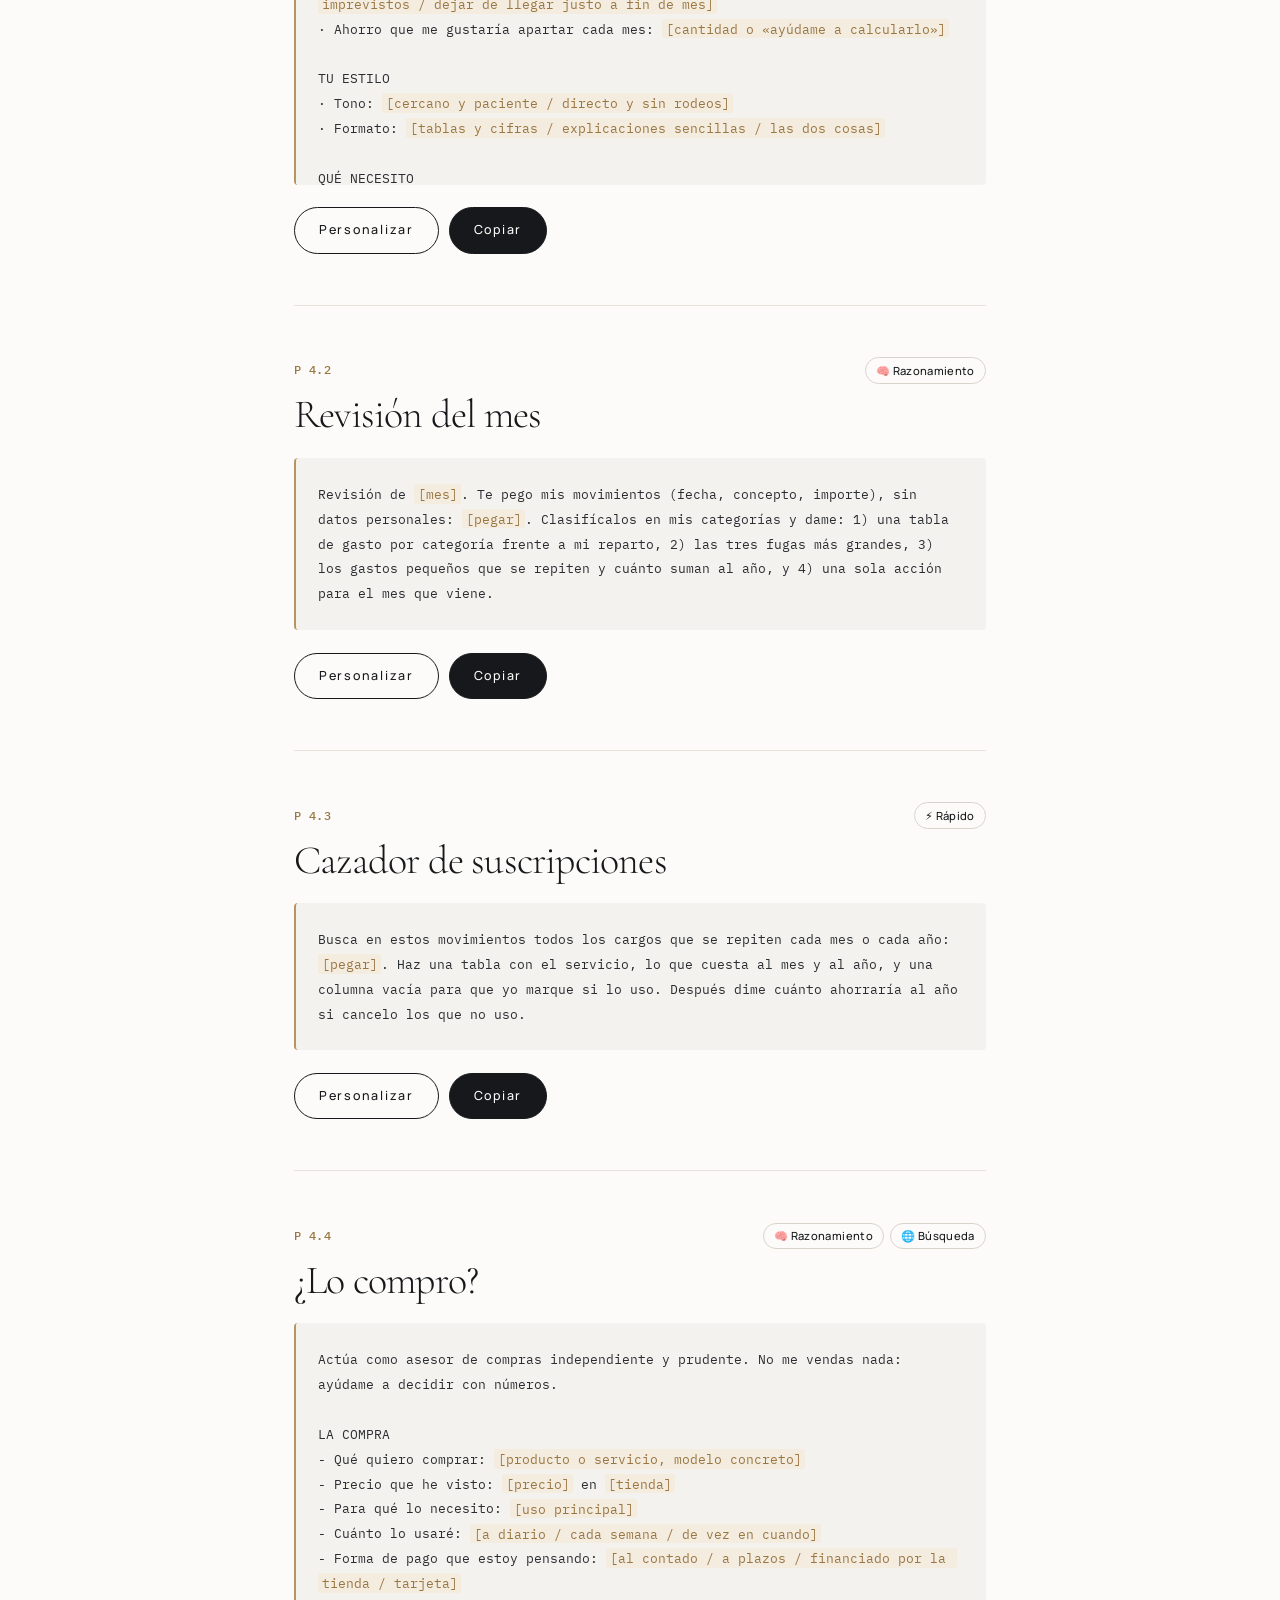
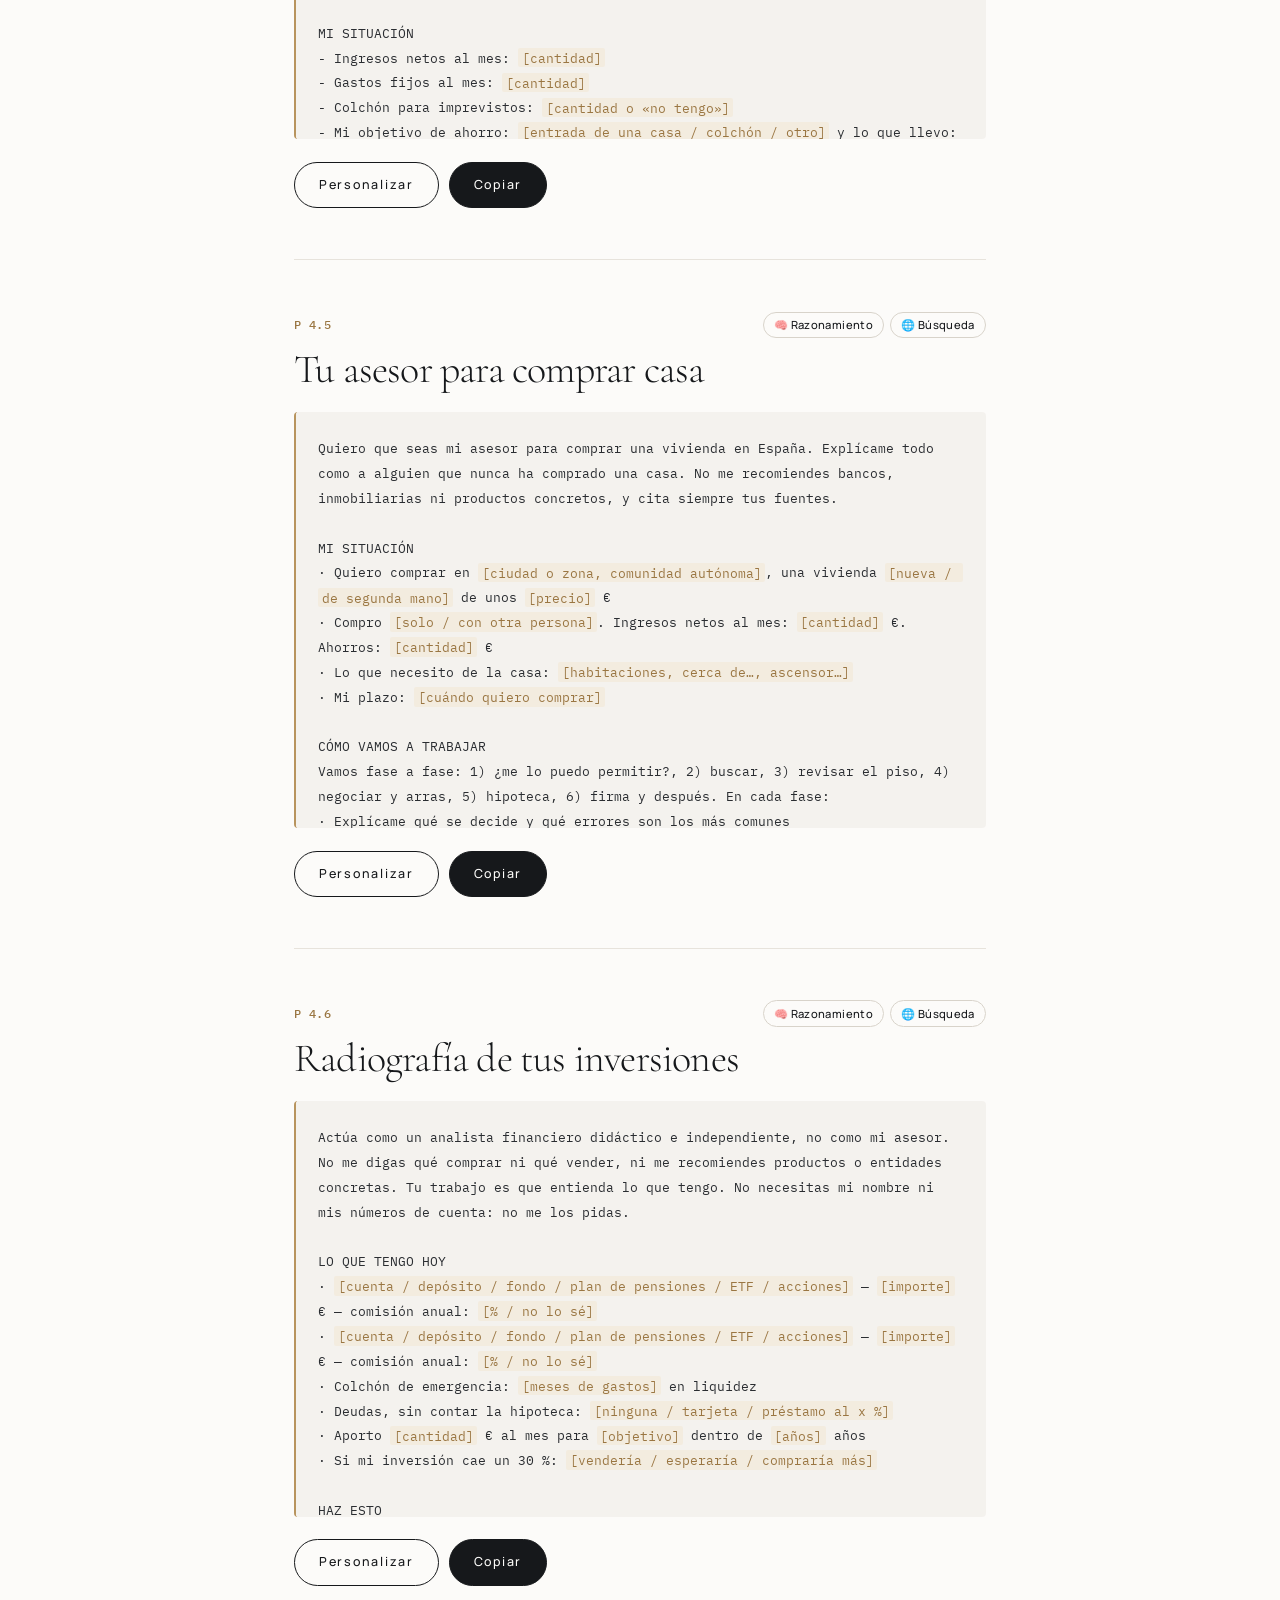
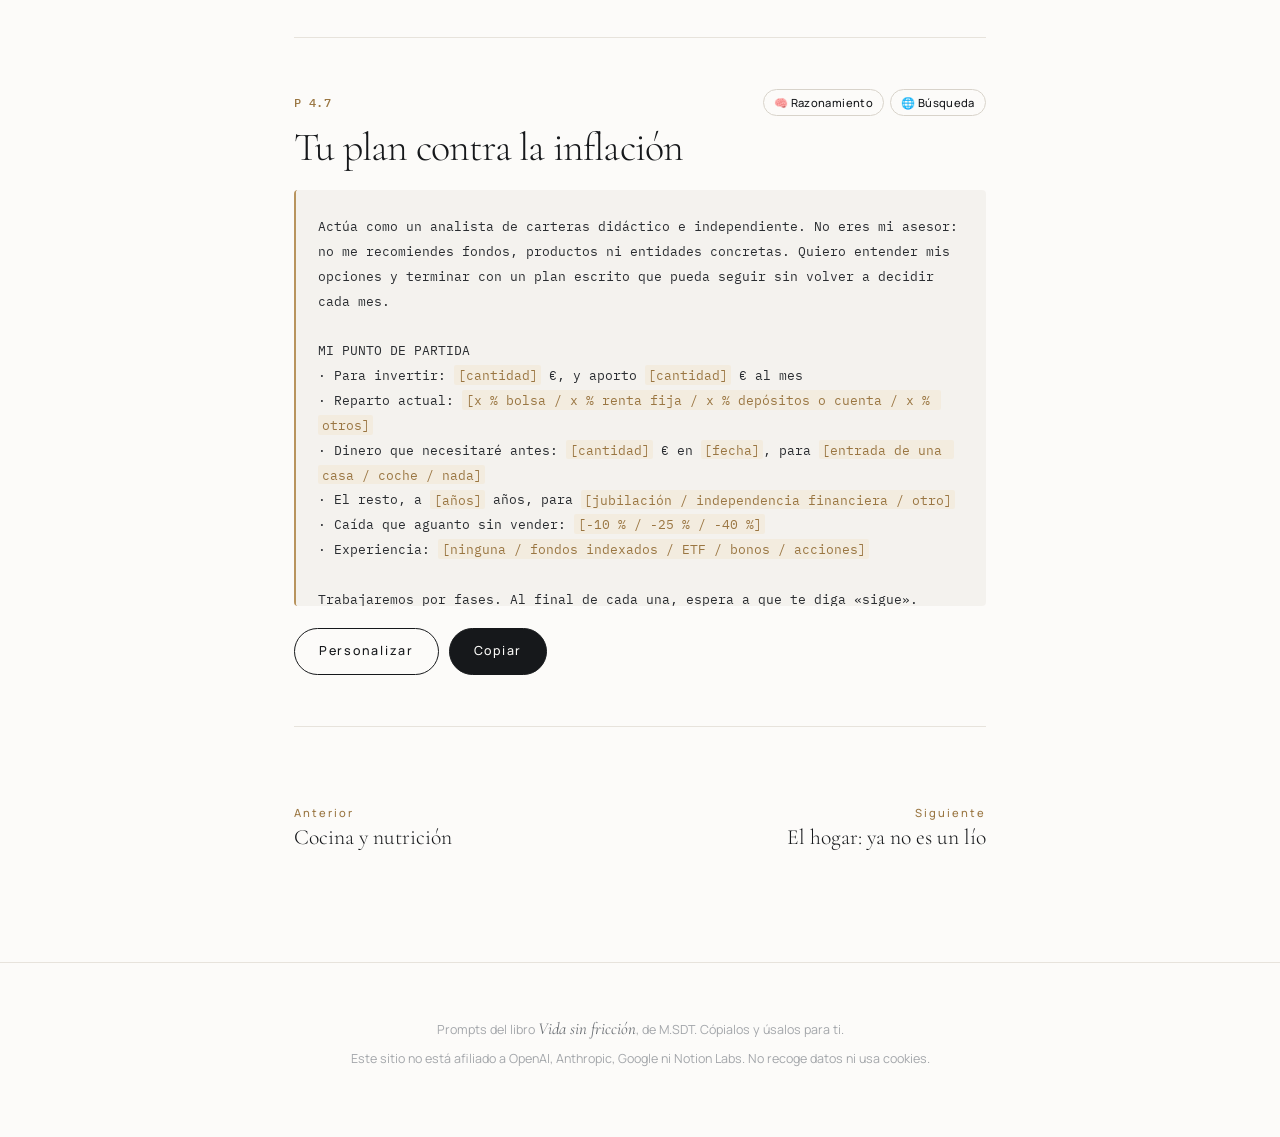
<file: c4/index.html>
<!doctype html><html lang="es"><head><meta charset="utf-8"><meta name="viewport" content="width=device-width,initial-scale=1,viewport-fit=cover">
<title>Capítulo 4: Tu dinero, de la nómina a la casa · Vida sin fricción</title><meta name="description" content="Prompts listos para copiar del capítulo 4 de Vida sin fricción."><link rel="icon" href="../favicon.svg" type="image/svg+xml">
<link rel="preconnect" href="https://fonts.googleapis.com"><link rel="preconnect" href="https://fonts.gstatic.com" crossorigin>
<link rel="stylesheet" href="https://fonts.googleapis.com/css2?family=Cormorant+Garamond:ital,wght@0,300;0,400;0,500;1,300;1,400&family=Manrope:wght@300;400;500;600&family=IBM+Plex+Mono:wght@400;500&display=swap"><meta name="color-scheme" content="light"><meta name="theme-color" content="#FCFBF9">
<link rel="stylesheet" href="../style.css"></head><body><header class="top"><div class="wrap"><a class="marca" href="../">Vida <i>sin</i> fricción</a><nav aria-label="Capítulos"><a href="../c0/">Intro</a><a href="../c1/">1</a><a href="../c2/">2</a><a href="../c3/">3</a><a href="../c4/" aria-current="page">4</a><a href="../c5/">5</a><a href="../c6/">6</a><a href="../c7/">7</a><a href="../plantillas/">Plantillas</a></nav></div></header><section class="cab-px" data-escena><div class="cab-px-img" data-zoom aria-hidden="true"><img src="../img/c4.webp" alt="" width="1600" height="1067" fetchpriority="high"></div><div class="wrap cab-px-texto" data-fade><p class="etq">Capítulo 4</p><h1>Tu dinero, de la nómina a la casa</h1><p class="principio">Ahorra primero y en automático: tu casa empieza en tu nómina.</p></div></section><main class="wrap"><section class="guia" aria-label="Cómo funciona"><h2>Cómo funciona</h2><ol>
<li><span>1</span><div><b>Pulsa Personalizar</b> en el prompt que quieras.</div></li>
<li><span>2</span><div><b>Rellena o elige</b> tus datos. El texto se actualiza mientras escribes.</div></li>
<li><span>3</span><div><b>Copia y pega</b> en ChatGPT, Claude o Gemini. Ya está listo.</div></li></ol>
<p>Lo que escribes se guarda solo en este dispositivo y se reutiliza en otros prompts: tu ciudad o tu nómina se escriben una vez. ¿Prefieres hacerlo a mano? Pulsa <b>Copiar</b> directamente.</p></section>
<div class="lista"><article class="prompt" id="p-4-1"><header><span class="code">P 4.1</span><h3>Crea tu analista de finanzas de casa</h3><div class="niveles"><span class="nivel" title="Razonamiento">🧠 Razonamiento</span></div></header>
<pre class="texto">Quiero que seas mi analista de finanzas domésticas. Lee mi ficha y sigue estas instrucciones durante toda la conversación.

MI FICHA
· Vivo [solo / en pareja / con familia: …]
· Ingresos mensuales netos aproximados: [cantidad o rango]
· Gastos fijos que conozco: [alquiler o hipoteca, luz, seguros, transporte…]
· Mi objetivo: [ahorrar para la entrada de una vivienda / tener un colchón para imprevistos / dejar de llegar justo a fin de mes]
· Ahorro que me gustaría apartar cada mes: [cantidad o «ayúdame a calcularlo»]

TU ESTILO
· Tono: [cercano y paciente / directo y sin rodeos]
· Formato: [tablas y cifras / explicaciones sencillas / las dos cosas]

QUÉ NECESITO
1. Unas categorías de gasto sencillas para mi vida (como máximo 10).
2. Un reparto mensual: ahorro primero, después fijos y lo que queda para el día a día, con un límite semanal.
3. Cada mes, cuando te pegue mis movimientos: gasto por categoría, comparación con el reparto, tres fugas y una sola acción para el mes siguiente.

REGLAS
· Explícame todo con números sencillos
· No me recomiendes productos financieros concretos ni me digas en qué invertir
· Si algo depende de impuestos o de leyes, dímelo y recomiéndame consultarlo con un profesional
· Nunca me pidas números de cuenta, tarjetas ni contraseñas

PARA EMPEZAR
Hazme hasta 5 preguntas para afinar lo que falte y, después, propón mis categorías y mi reparto en una tabla.</pre>
<div class="barra-acc"><button type="button" class="btn-p personalizar" aria-expanded="false">Personalizar</button><button type="button" class="btn-p copiar" aria-label="Copiar P 4.1">Copiar</button><span class="estado" aria-live="polite"></span></div>
<div class="panel" hidden></div></article><article class="prompt" id="p-4-2"><header><span class="code">P 4.2</span><h3>Revisión del mes</h3><div class="niveles"><span class="nivel" title="Razonamiento">🧠 Razonamiento</span></div></header>
<pre class="texto">Revisión de [mes]. Te pego mis movimientos (fecha, concepto, importe), sin datos personales: [pegar]. Clasifícalos en mis categorías y dame: 1) una tabla de gasto por categoría frente a mi reparto, 2) las tres fugas más grandes, 3) los gastos pequeños que se repiten y cuánto suman al año, y 4) una sola acción para el mes que viene.</pre>
<div class="barra-acc"><button type="button" class="btn-p personalizar" aria-expanded="false">Personalizar</button><button type="button" class="btn-p copiar" aria-label="Copiar P 4.2">Copiar</button><span class="estado" aria-live="polite"></span></div>
<div class="panel" hidden></div></article><article class="prompt" id="p-4-3"><header><span class="code">P 4.3</span><h3>Cazador de suscripciones</h3><div class="niveles"><span class="nivel" title="Rápido">⚡ Rápido</span></div></header>
<pre class="texto">Busca en estos movimientos todos los cargos que se repiten cada mes o cada año: [pegar]. Haz una tabla con el servicio, lo que cuesta al mes y al año, y una columna vacía para que yo marque si lo uso. Después dime cuánto ahorraría al año si cancelo los que no uso.</pre>
<div class="barra-acc"><button type="button" class="btn-p personalizar" aria-expanded="false">Personalizar</button><button type="button" class="btn-p copiar" aria-label="Copiar P 4.3">Copiar</button><span class="estado" aria-live="polite"></span></div>
<div class="panel" hidden></div></article><article class="prompt" id="p-4-4"><header><span class="code">P 4.4</span><h3>¿Lo compro?</h3><div class="niveles"><span class="nivel" title="Razonamiento">🧠 Razonamiento</span><span class="nivel" title="Búsqueda">🌐 Búsqueda</span></div></header>
<pre class="texto">Actúa como asesor de compras independiente y prudente. No me vendas nada: ayúdame a decidir con números.

LA COMPRA
- Qué quiero comprar: [producto o servicio, modelo concreto]
- Precio que he visto: [precio] en [tienda]
- Para qué lo necesito: [uso principal]
- Cuánto lo usaré: [a diario / cada semana / de vez en cuando]
- Forma de pago que estoy pensando: [al contado / a plazos / financiado por la tienda / tarjeta]

MI SITUACIÓN
- Ingresos netos al mes: [cantidad]
- Gastos fijos al mes: [cantidad]
- Colchón para imprevistos: [cantidad o «no tengo»]
- Mi objetivo de ahorro: [entrada de una casa / colchón / otro] y lo que llevo: [cantidad]

HAZ ESTO, EN ORDEN:
1. Hazme primero hasta 5 preguntas si te falta algo importante. Espera mis respuestas.
2. Calcula cuántas horas de mi trabajo cuesta y cuántos meses retrasa mi objetivo de ahorro.
3. Estima el coste total de tenerlo: mantenimiento, seguros, consumibles, suscripciones y reventa aproximada a [2 / 3 / 5] años.
4. Si hay pago a plazos o financiación, muéstrame el coste total y la TAE (si puedo darte el dato). Avísame de comisiones y letra pequeña.
5. Busca en la web el precio actual en al menos 3 tiendas de España, opciones reacondicionadas o de segunda mano, y si suele bajar en alguna época del año. Indica las fuentes.
6. Dame 2 alternativas: una más barata y una de mejor calidad-precio.
7. Termina con un veredicto: [comprar ya / esperar / no comprar], con las 3 razones principales y lo que tendría que pasar para cambiar de opinión.

Reglas: separa los datos que te doy de tus estimaciones, no inventes precios y pon los cálculos en una tabla.</pre>
<div class="barra-acc"><button type="button" class="btn-p personalizar" aria-expanded="false">Personalizar</button><button type="button" class="btn-p copiar" aria-label="Copiar P 4.4">Copiar</button><span class="estado" aria-live="polite"></span></div>
<div class="panel" hidden></div></article><article class="prompt" id="p-4-5"><header><span class="code">P 4.5</span><h3>Tu asesor para comprar casa</h3><div class="niveles"><span class="nivel" title="Razonamiento">🧠 Razonamiento</span><span class="nivel" title="Búsqueda">🌐 Búsqueda</span></div></header>
<pre class="texto">Quiero que seas mi asesor para comprar una vivienda en España. Explícame todo como a alguien que nunca ha comprado una casa. No me recomiendes bancos, inmobiliarias ni productos concretos, y cita siempre tus fuentes.

MI SITUACIÓN
· Quiero comprar en [ciudad o zona, comunidad autónoma], una vivienda [nueva / de segunda mano] de unos [precio] €
· Compro [solo / con otra persona]. Ingresos netos al mes: [cantidad] €. Ahorros: [cantidad] €
· Lo que necesito de la casa: [habitaciones, cerca de…, ascensor…]
· Mi plazo: [cuándo quiero comprar]

CÓMO VAMOS A TRABAJAR
Vamos fase a fase: 1) ¿me lo puedo permitir?, 2) buscar, 3) revisar el piso, 4) negociar y arras, 5) hipoteca, 6) firma y después. En cada fase:
· Explícame qué se decide y qué errores son los más comunes
· Haz los números con mis datos, en tablas
· Dame una lista de comprobación y las preguntas que debo hacer
· Dime qué documento pedir y qué debe revisar un profesional

PARA EMPEZAR
Hazme las preguntas que necesites y empecemos por la fase 1: cuánto dinero necesito en total, incluidos impuestos y gastos de mi comunidad, y qué cuota de hipoteca sería razonable para mí.</pre>
<div class="barra-acc"><button type="button" class="btn-p personalizar" aria-expanded="false">Personalizar</button><button type="button" class="btn-p copiar" aria-label="Copiar P 4.5">Copiar</button><span class="estado" aria-live="polite"></span></div>
<div class="panel" hidden></div></article><article class="prompt" id="p-4-6"><header><span class="code">P 4.6</span><h3>Radiografía de tus inversiones</h3><div class="niveles"><span class="nivel" title="Razonamiento">🧠 Razonamiento</span><span class="nivel" title="Búsqueda">🌐 Búsqueda</span></div></header>
<pre class="texto">Actúa como un analista financiero didáctico e independiente, no como mi asesor. No me digas qué comprar ni qué vender, ni me recomiendes productos o entidades concretas. Tu trabajo es que entienda lo que tengo. No necesitas mi nombre ni mis números de cuenta: no me los pidas.

LO QUE TENGO HOY
· [cuenta / depósito / fondo / plan de pensiones / ETF / acciones] — [importe] € — comisión anual: [% / no lo sé]
· [cuenta / depósito / fondo / plan de pensiones / ETF / acciones] — [importe] € — comisión anual: [% / no lo sé]
· Colchón de emergencia: [meses de gastos] en liquidez
· Deudas, sin contar la hipoteca: [ninguna / tarjeta / préstamo al x %]
· Aporto [cantidad] € al mes para [objetivo] dentro de [años] años
· Si mi inversión cae un 30 %: [vendería / esperaría / compraría más]

HAZ ESTO
1. Antes de calcular, hazme las preguntas que falten (máximo 5) y espera.
2. Radiografía: una tabla con cuánto hay en liquidez, renta fija y bolsa, en qué países o sectores se concentra y el riesgo de cada parte en una frase. Debajo, un gráfico de quesito con el reparto.
3. Costes en euros, no en porcentaje: lo que me cuestan las comisiones a 10 y 20 años con mi aportación, frente a la misma cartera con un coste del 0,2 % anual. Dibújalo en un gráfico de líneas, las dos carteras año a año, y úsalo para explicarme el interés compuesto.
4. Tres escenarios con mis números, en un gráfico de barras: la bolsa cae un 30 %; necesito sacar [cantidad] € antes de tiempo; subo mi aportación [50 / 100] € al mes.
5. Alertas, con un semáforo (verde, amarillo o rojo) para cada una: si algo no encaja con mi plazo o con mi colchón. Por ejemplo, dinero que necesitaré pronto metido en bolsa, o invertir mientras pago deudas más caras que lo que espero ganar.
6. Cinco preguntas para mi banco o para un asesor registrado en la CNMV.

GRÁFICOS
Que se entiendan de un vistazo: pocos datos, títulos claros y una frase debajo que diga qué significa. Si no puedes crear gráficos, dibújalos con barras de texto (█) dentro de una tabla.

REGLAS
Marca cada cifra como dato (con fuente y fecha) o como estimación. Si te pego el documento de datos fundamentales de un producto, tradúcelo: qué es, cuánto cuesta y cuánto puedo perder. Dime qué debo comprobar yo en la web de la entidad o de la CNMV.</pre>
<div class="barra-acc"><button type="button" class="btn-p personalizar" aria-expanded="false">Personalizar</button><button type="button" class="btn-p copiar" aria-label="Copiar P 4.6">Copiar</button><span class="estado" aria-live="polite"></span></div>
<div class="panel" hidden></div></article><article class="prompt" id="p-4-7"><header><span class="code">P 4.7</span><h3>Tu plan contra la inflación</h3><div class="niveles"><span class="nivel" title="Razonamiento">🧠 Razonamiento</span><span class="nivel" title="Búsqueda">🌐 Búsqueda</span></div></header>
<pre class="texto">Actúa como un analista de carteras didáctico e independiente. No eres mi asesor: no me recomiendes fondos, productos ni entidades concretas. Quiero entender mis opciones y terminar con un plan escrito que pueda seguir sin volver a decidir cada mes.

MI PUNTO DE PARTIDA
· Para invertir: [cantidad] €, y aporto [cantidad] € al mes
· Reparto actual: [x % bolsa / x % renta fija / x % depósitos o cuenta / x % otros]
· Dinero que necesitaré antes: [cantidad] € en [fecha], para [entrada de una casa / coche / nada]
· El resto, a [años] años, para [jubilación / independencia financiera / otro]
· Caída que aguanto sin vender: [-10 % / -25 % / -40 %]
· Experiencia: [ninguna / fondos indexados / ETF / bonos / acciones]

Trabajaremos por fases. Al final de cada una, espera a que te diga «sigue».

FASE 1 · EL PROBLEMA CON MIS NÚMEROS
Si te falta algo, pregúntame antes (máximo 5 preguntas). Busca el último IPC del INE y las proyecciones de inflación del Banco de España y del BCE, con su fecha. Calcula cuánto poder de compra pierde mi dinero en 5, 10 y 20 años si lo dejo como está, y enséñamelo en un gráfico de líneas: lo que valen hoy 1.000 € frente a lo que valdrán.

FASE 2 · TRES REPARTOS PARA COMPARAR
Propón tres repartos de ejemplo (conservador, equilibrado y dinámico) por tipo de activo: bolsa global, renta fija a corto y a largo plazo, bonos ligados a la inflación y liquidez. Muestra cada reparto en un gráfico de quesito. En una tabla, para cada uno: cómo le fue en 2022 (dato con fuente), su peor caída histórica aproximada y cuánto tardó en recuperarse, y qué rentabilidad real cabe esperar a largo plazo (estimación en un rango, nunca una cifra exacta). Añade un gráfico de barras que compare los tres en caída máxima y rentabilidad real. Explícame cuál encaja con la caída que aguanto y qué sacrifico con cada uno.

FASE 3 · EL DINERO CON FECHA
Separa el dinero que necesitaré en [fecha] del de largo plazo, con una línea de tiempo sencilla que muestre cada parte. Dime qué tipo de producto encaja con cada una y si conviene o no que el dinero con fecha esté en bolsa.

FASE 4 · COSTES E IMPUESTOS
Explícame las comisiones (TER) y cómo tributa en España cada tipo de producto: las ganancias al vender, y la diferencia entre fondos y ETF al traspasar. Cita la norma y dime qué comprobar en la web de la AEAT.

FASE 5 · MI PLAN EN UNA PÁGINA
Resúmelo en una página que pueda imprimir: reparto objetivo en un gráfico de quesito, aportación automática y día del mes, regla de rebalanceo [una vez al año / si una parte se desvía más de 5 puntos], qué haré si la bolsa cae un 30 % y cuándo volveré a revisarlo. Añade un semáforo: verde, no toco nada; amarillo, rebalanceo; rojo, consulto antes de decidir. Termina con 5 preguntas para un asesor registrado en la CNMV.

GRÁFICOS
Que se entiendan de un vistazo: pocos datos, títulos claros y una frase debajo que diga qué significa. Si no puedes crear gráficos, dibújalos con barras de texto (█) dentro de una tabla.

REGLAS
No inventes rentabilidades. Marca cada cifra como dato (con fuente y fecha) o como estimación.</pre>
<div class="barra-acc"><button type="button" class="btn-p personalizar" aria-expanded="false">Personalizar</button><button type="button" class="btn-p copiar" aria-label="Copiar P 4.7">Copiar</button><span class="estado" aria-live="polite"></span></div>
<div class="panel" hidden></div></article></div><nav class="pasar"><a class="prev" href="../c3/"><small>Anterior</small>Cocina y nutrición</a><a class="next" href="../c5/"><small>Siguiente</small>El hogar: ya no es un lío</a></nav></main><footer class="pie"><div class="wrap"><p>Prompts del libro <em>Vida sin fricción</em>, de M.SDT. Cópialos y úsalos para ti.</p><p>Este sitio no está afiliado a OpenAI, Anthropic, Google ni Notion Labs. No recoge datos ni usa cookies.</p></div></footer><script src="../app.js"></script></body></html>
</file>
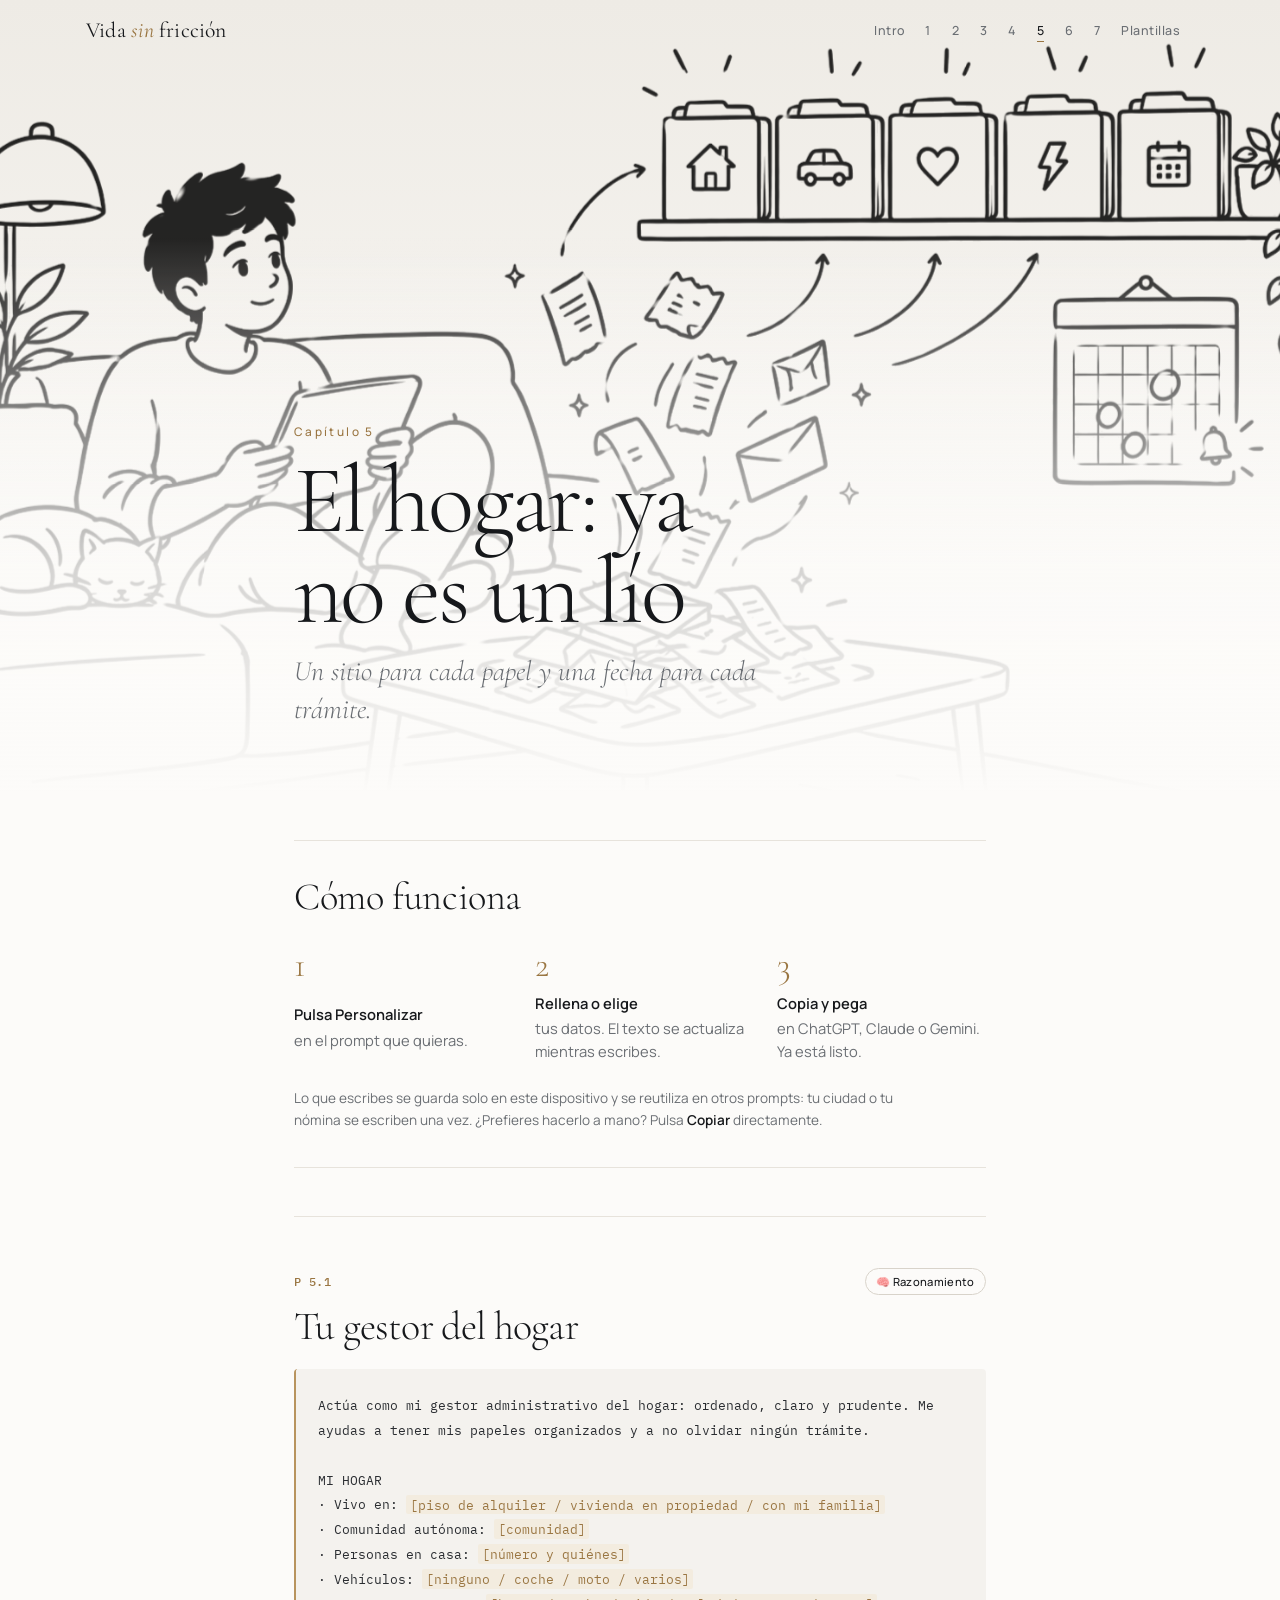
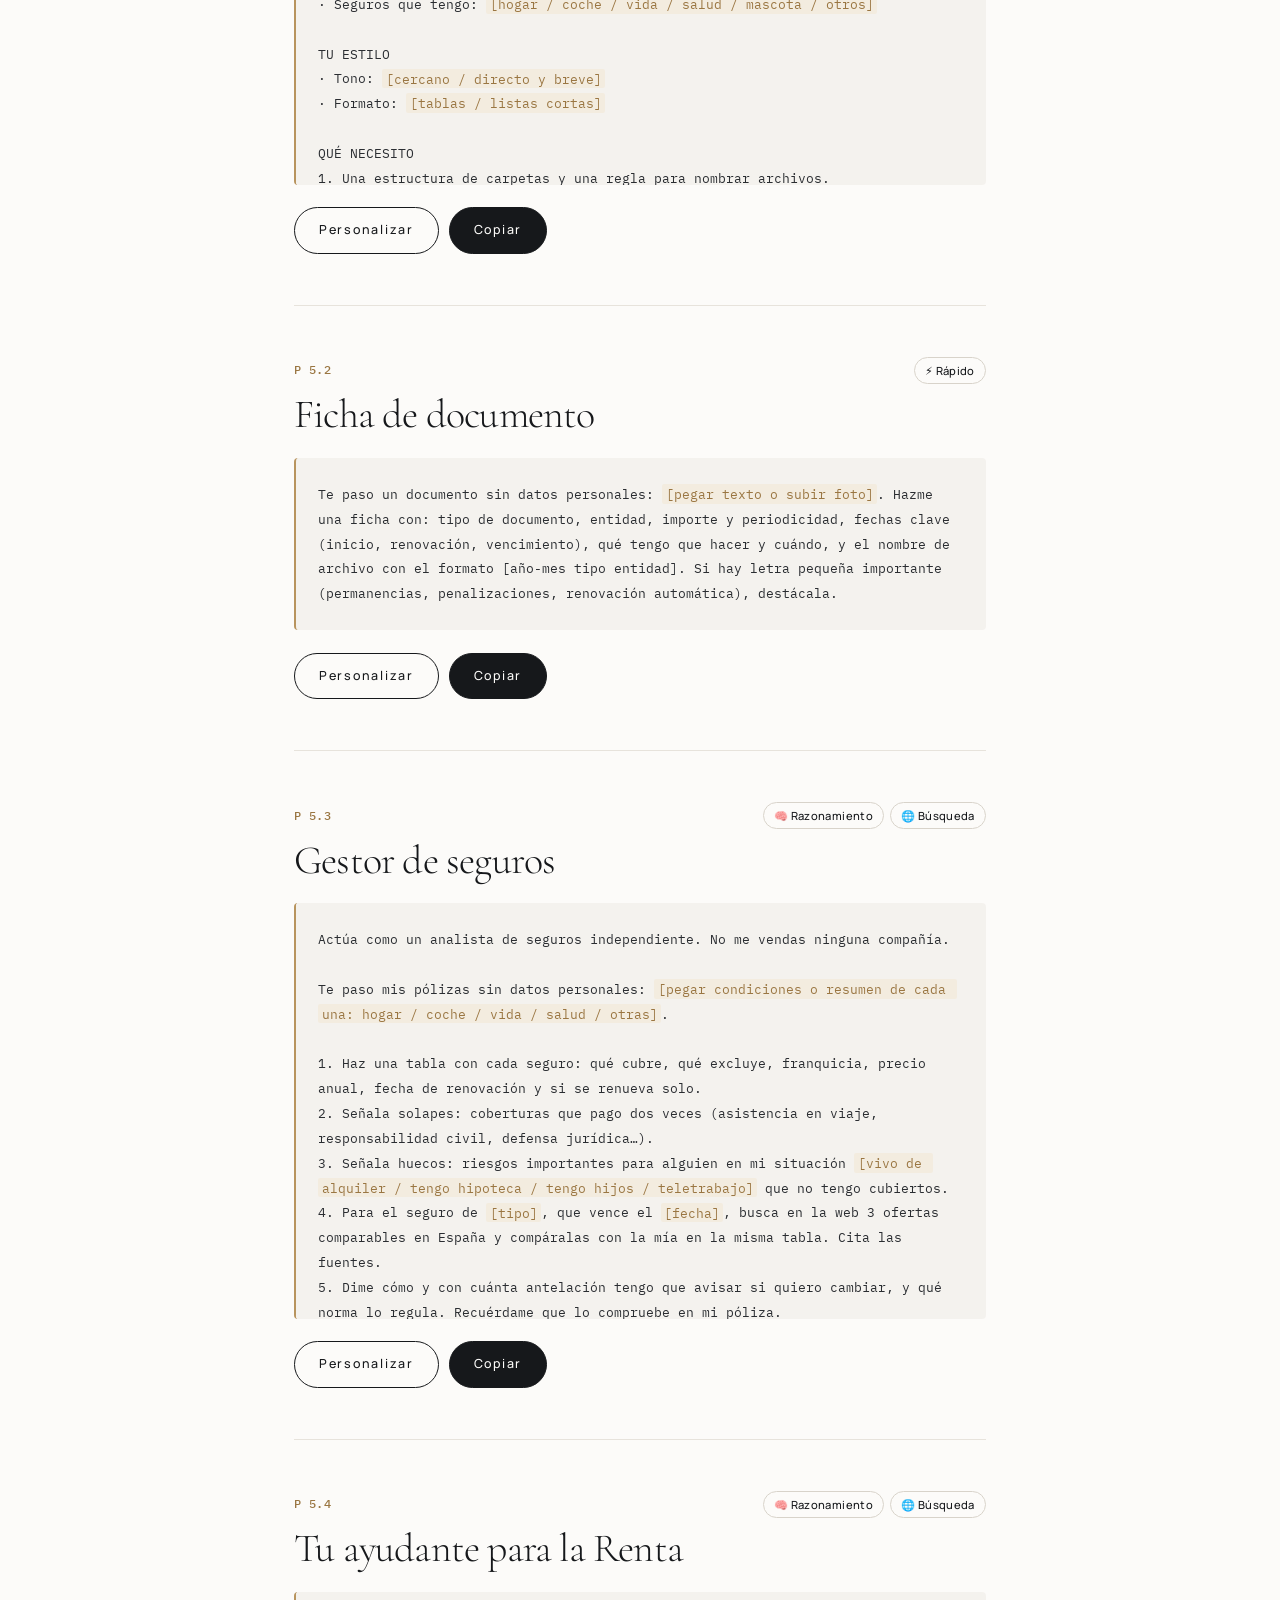
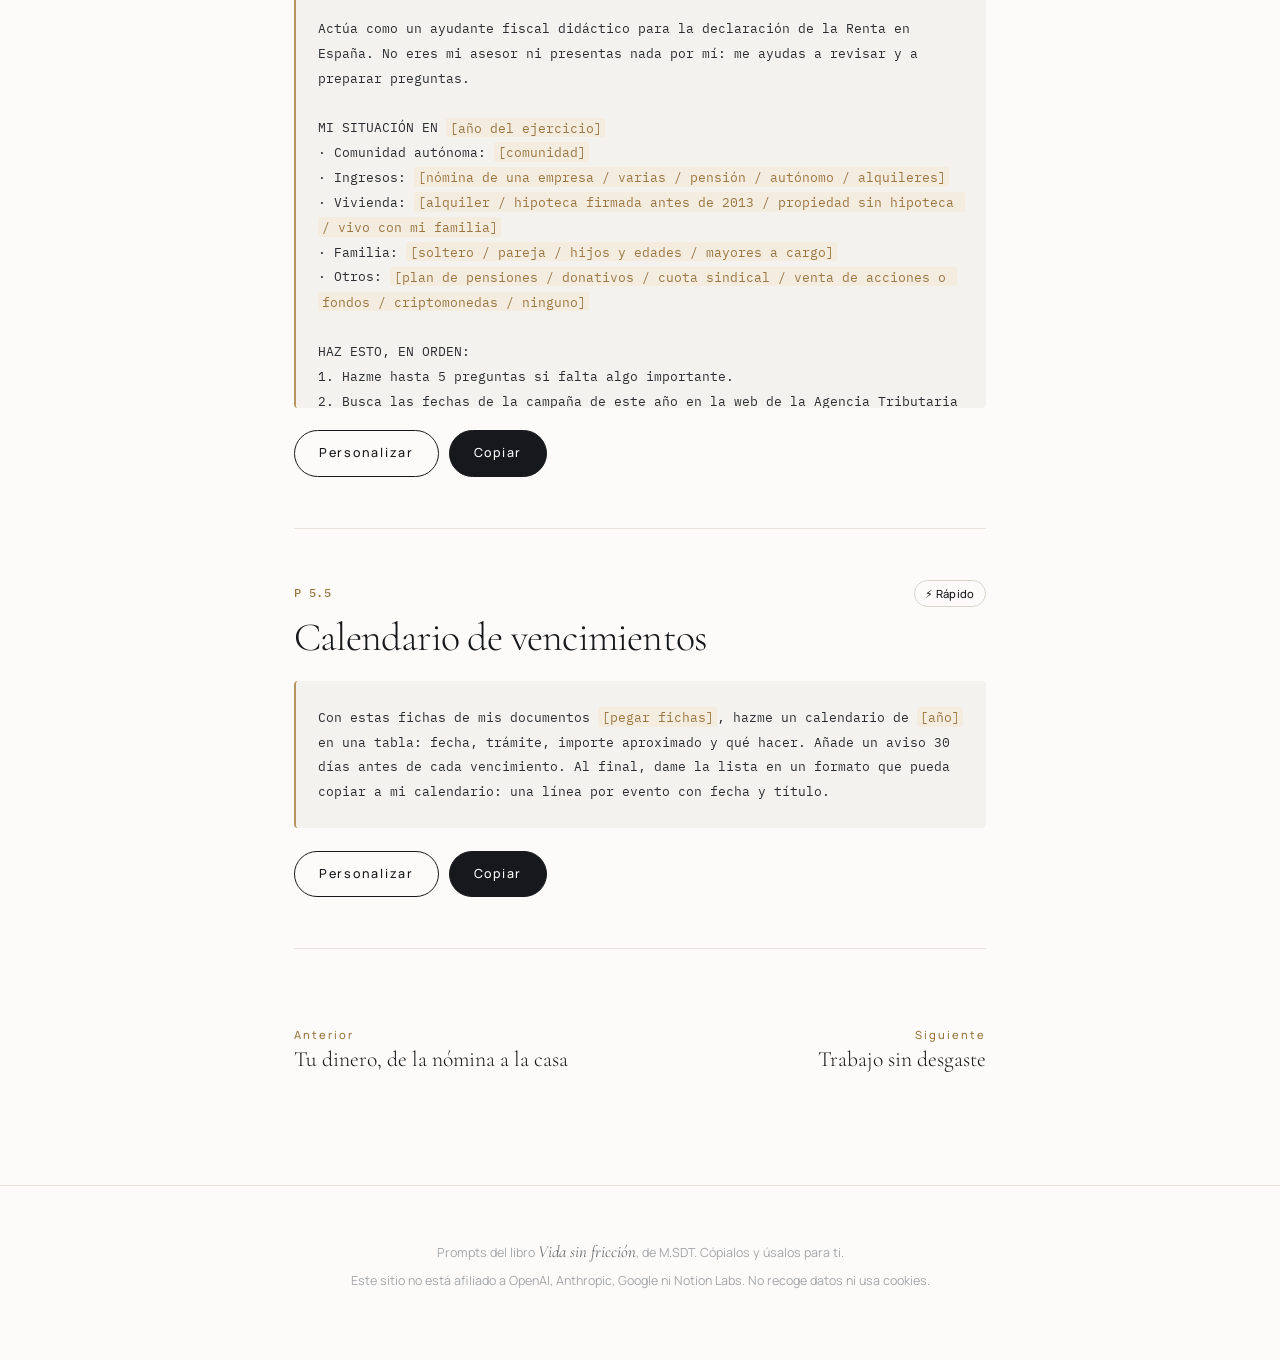
<file: c5/index.html>
<!doctype html><html lang="es"><head><meta charset="utf-8"><meta name="viewport" content="width=device-width,initial-scale=1,viewport-fit=cover">
<title>Capítulo 5: El hogar: ya no es un lío · Vida sin fricción</title><meta name="description" content="Prompts listos para copiar del capítulo 5 de Vida sin fricción."><link rel="icon" href="../favicon.svg" type="image/svg+xml">
<link rel="preconnect" href="https://fonts.googleapis.com"><link rel="preconnect" href="https://fonts.gstatic.com" crossorigin>
<link rel="stylesheet" href="https://fonts.googleapis.com/css2?family=Cormorant+Garamond:ital,wght@0,300;0,400;0,500;1,300;1,400&family=Manrope:wght@300;400;500;600&family=IBM+Plex+Mono:wght@400;500&display=swap"><meta name="color-scheme" content="light"><meta name="theme-color" content="#FCFBF9">
<link rel="stylesheet" href="../style.css"></head><body><header class="top"><div class="wrap"><a class="marca" href="../">Vida <i>sin</i> fricción</a><nav aria-label="Capítulos"><a href="../c0/">Intro</a><a href="../c1/">1</a><a href="../c2/">2</a><a href="../c3/">3</a><a href="../c4/">4</a><a href="../c5/" aria-current="page">5</a><a href="../c6/">6</a><a href="../c7/">7</a><a href="../plantillas/">Plantillas</a></nav></div></header><section class="cab-px" data-escena><div class="cab-px-img" data-zoom aria-hidden="true"><img src="../img/c5.webp" alt="" width="1600" height="1067" fetchpriority="high"></div><div class="wrap cab-px-texto" data-fade><p class="etq">Capítulo 5</p><h1>El hogar: ya no es un lío</h1><p class="principio">Un sitio para cada papel y una fecha para cada trámite.</p></div></section><main class="wrap"><section class="guia" aria-label="Cómo funciona"><h2>Cómo funciona</h2><ol>
<li><span>1</span><div><b>Pulsa Personalizar</b> en el prompt que quieras.</div></li>
<li><span>2</span><div><b>Rellena o elige</b> tus datos. El texto se actualiza mientras escribes.</div></li>
<li><span>3</span><div><b>Copia y pega</b> en ChatGPT, Claude o Gemini. Ya está listo.</div></li></ol>
<p>Lo que escribes se guarda solo en este dispositivo y se reutiliza en otros prompts: tu ciudad o tu nómina se escriben una vez. ¿Prefieres hacerlo a mano? Pulsa <b>Copiar</b> directamente.</p></section>
<div class="lista"><article class="prompt" id="p-5-1"><header><span class="code">P 5.1</span><h3>Tu gestor del hogar</h3><div class="niveles"><span class="nivel" title="Razonamiento">🧠 Razonamiento</span></div></header>
<pre class="texto">Actúa como mi gestor administrativo del hogar: ordenado, claro y prudente. Me ayudas a tener mis papeles organizados y a no olvidar ningún trámite.

MI HOGAR
· Vivo en: [piso de alquiler / vivienda en propiedad / con mi familia]
· Comunidad autónoma: [comunidad]
· Personas en casa: [número y quiénes]
· Vehículos: [ninguno / coche / moto / varios]
· Seguros que tengo: [hogar / coche / vida / salud / mascota / otros]

TU ESTILO
· Tono: [cercano / directo y breve]
· Formato: [tablas / listas cortas]

QUÉ NECESITO
1. Una estructura de carpetas y una regla para nombrar archivos.
2. Una lista de los documentos que debería tener y no tengo.
3. Un calendario anual de trámites y vencimientos típicos para alguien como yo.
4. Cada vez que te pase un documento, una ficha con: qué es, importe, fechas clave y qué tengo que hacer.

REGLAS
· No me pidas DNI, números de cuenta, de póliza ni contraseñas
· Si algo depende de leyes o impuestos, dime qué norma lo regula y que lo compruebe en la fuente oficial
· Si no estás seguro de una fecha o un dato, dilo

PARA EMPEZAR
Hazme hasta 5 preguntas para completar lo que falte y, después, propón mis carpetas y mi calendario en una tabla.</pre>
<div class="barra-acc"><button type="button" class="btn-p personalizar" aria-expanded="false">Personalizar</button><button type="button" class="btn-p copiar" aria-label="Copiar P 5.1">Copiar</button><span class="estado" aria-live="polite"></span></div>
<div class="panel" hidden></div></article><article class="prompt" id="p-5-2"><header><span class="code">P 5.2</span><h3>Ficha de documento</h3><div class="niveles"><span class="nivel" title="Rápido">⚡ Rápido</span></div></header>
<pre class="texto">Te paso un documento sin datos personales: [pegar texto o subir foto]. Hazme una ficha con: tipo de documento, entidad, importe y periodicidad, fechas clave (inicio, renovación, vencimiento), qué tengo que hacer y cuándo, y el nombre de archivo con el formato [año-mes tipo entidad]. Si hay letra pequeña importante (permanencias, penalizaciones, renovación automática), destácala.</pre>
<div class="barra-acc"><button type="button" class="btn-p personalizar" aria-expanded="false">Personalizar</button><button type="button" class="btn-p copiar" aria-label="Copiar P 5.2">Copiar</button><span class="estado" aria-live="polite"></span></div>
<div class="panel" hidden></div></article><article class="prompt" id="p-5-3"><header><span class="code">P 5.3</span><h3>Gestor de seguros</h3><div class="niveles"><span class="nivel" title="Razonamiento">🧠 Razonamiento</span><span class="nivel" title="Búsqueda">🌐 Búsqueda</span></div></header>
<pre class="texto">Actúa como un analista de seguros independiente. No me vendas ninguna compañía.

Te paso mis pólizas sin datos personales: [pegar condiciones o resumen de cada una: hogar / coche / vida / salud / otras].

1. Haz una tabla con cada seguro: qué cubre, qué excluye, franquicia, precio anual, fecha de renovación y si se renueva solo.
2. Señala solapes: coberturas que pago dos veces (asistencia en viaje, responsabilidad civil, defensa jurídica…).
3. Señala huecos: riesgos importantes para alguien en mi situación [vivo de alquiler / tengo hipoteca / tengo hijos / teletrabajo] que no tengo cubiertos.
4. Para el seguro de [tipo], que vence el [fecha], busca en la web 3 ofertas comparables en España y compáralas con la mía en la misma tabla. Cita las fuentes.
5. Dime cómo y con cuánta antelación tengo que avisar si quiero cambiar, y qué norma lo regula. Recuérdame que lo compruebe en mi póliza.
6. Prepárame un mensaje breve para pedir a mi aseguradora que mejore el precio.

Reglas: separa datos de estimaciones y avísame de carencias o coberturas que perdería al cambiar.</pre>
<div class="barra-acc"><button type="button" class="btn-p personalizar" aria-expanded="false">Personalizar</button><button type="button" class="btn-p copiar" aria-label="Copiar P 5.3">Copiar</button><span class="estado" aria-live="polite"></span></div>
<div class="panel" hidden></div></article><article class="prompt" id="p-5-4"><header><span class="code">P 5.4</span><h3>Tu ayudante para la Renta</h3><div class="niveles"><span class="nivel" title="Razonamiento">🧠 Razonamiento</span><span class="nivel" title="Búsqueda">🌐 Búsqueda</span></div></header>
<pre class="texto">Actúa como un ayudante fiscal didáctico para la declaración de la Renta en España. No eres mi asesor ni presentas nada por mí: me ayudas a revisar y a preparar preguntas.

MI SITUACIÓN EN [año del ejercicio]
· Comunidad autónoma: [comunidad]
· Ingresos: [nómina de una empresa / varias / pensión / autónomo / alquileres]
· Vivienda: [alquiler / hipoteca firmada antes de 2013 / propiedad sin hipoteca / vivo con mi familia]
· Familia: [soltero / pareja / hijos y edades / mayores a cargo]
· Otros: [plan de pensiones / donativos / cuota sindical / venta de acciones o fondos / criptomonedas / ninguno]

HAZ ESTO, EN ORDEN:
1. Hazme hasta 5 preguntas si falta algo importante.
2. Busca las fechas de la campaña de este año en la web de la Agencia Tributaria y dímelas.
3. Dame la lista de documentos que debería reunir.
4. Repasa las deducciones estatales y de mi comunidad que podrían aplicarme. Para cada una: requisito, límite y norma o página oficial. Marca las que no estés seguro de que sigan vigentes.
5. Explícame qué revisar en el borrador antes de confirmarlo: datos personales, inmuebles, retenciones y deducciones.
6. Dime si conviene comparar declaración conjunta e individual en mi caso.
7. Termina con las preguntas que llevaría a un asesor fiscal si mi caso tiene algo complejo.

Reglas: no inventes cifras ni artículos, cita fuentes oficiales y separa lo que es seguro de lo que debo comprobar.</pre>
<div class="barra-acc"><button type="button" class="btn-p personalizar" aria-expanded="false">Personalizar</button><button type="button" class="btn-p copiar" aria-label="Copiar P 5.4">Copiar</button><span class="estado" aria-live="polite"></span></div>
<div class="panel" hidden></div></article><article class="prompt" id="p-5-5"><header><span class="code">P 5.5</span><h3>Calendario de vencimientos</h3><div class="niveles"><span class="nivel" title="Rápido">⚡ Rápido</span></div></header>
<pre class="texto">Con estas fichas de mis documentos [pegar fichas], hazme un calendario de [año] en una tabla: fecha, trámite, importe aproximado y qué hacer. Añade un aviso 30 días antes de cada vencimiento. Al final, dame la lista en un formato que pueda copiar a mi calendario: una línea por evento con fecha y título.</pre>
<div class="barra-acc"><button type="button" class="btn-p personalizar" aria-expanded="false">Personalizar</button><button type="button" class="btn-p copiar" aria-label="Copiar P 5.5">Copiar</button><span class="estado" aria-live="polite"></span></div>
<div class="panel" hidden></div></article></div><nav class="pasar"><a class="prev" href="../c4/"><small>Anterior</small>Tu dinero, de la nómina a la casa</a><a class="next" href="../c6/"><small>Siguiente</small>Trabajo sin desgaste</a></nav></main><footer class="pie"><div class="wrap"><p>Prompts del libro <em>Vida sin fricción</em>, de M.SDT. Cópialos y úsalos para ti.</p><p>Este sitio no está afiliado a OpenAI, Anthropic, Google ni Notion Labs. No recoge datos ni usa cookies.</p></div></footer><script src="../app.js"></script></body></html>
</file>
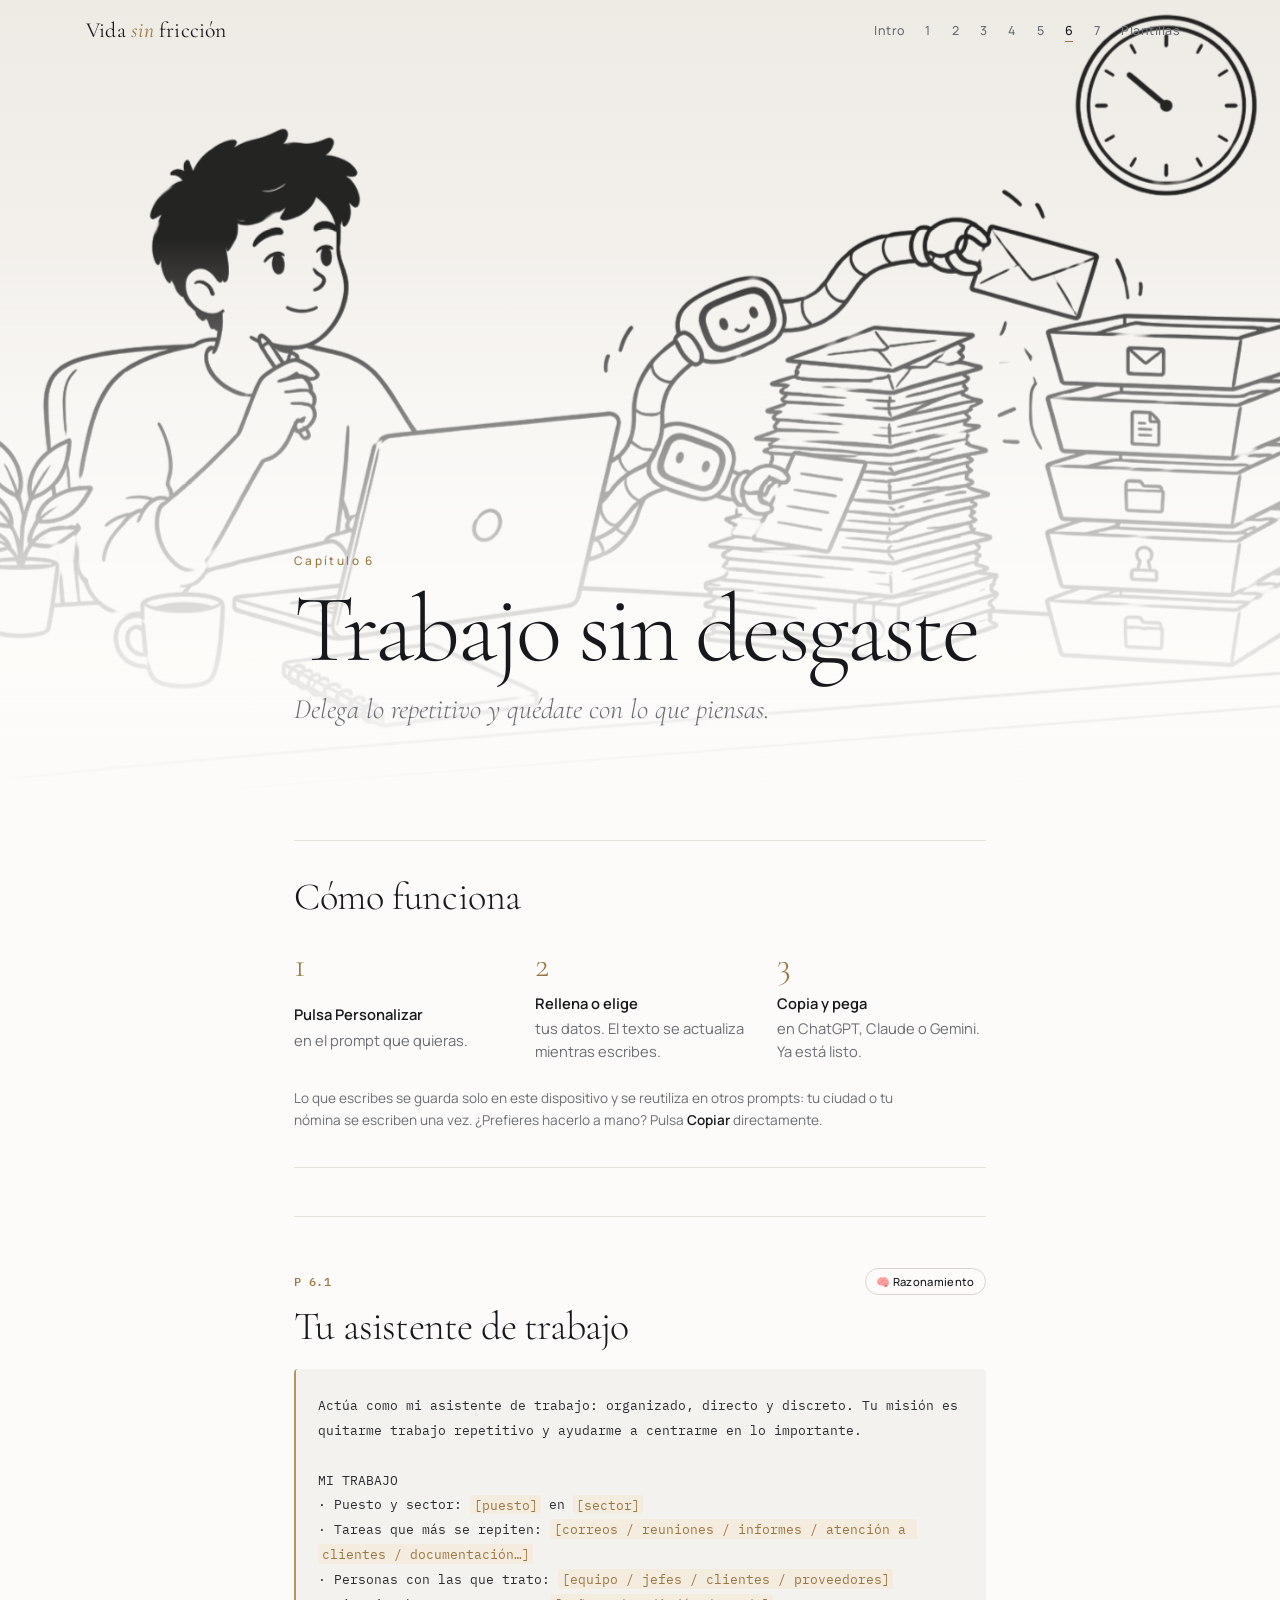
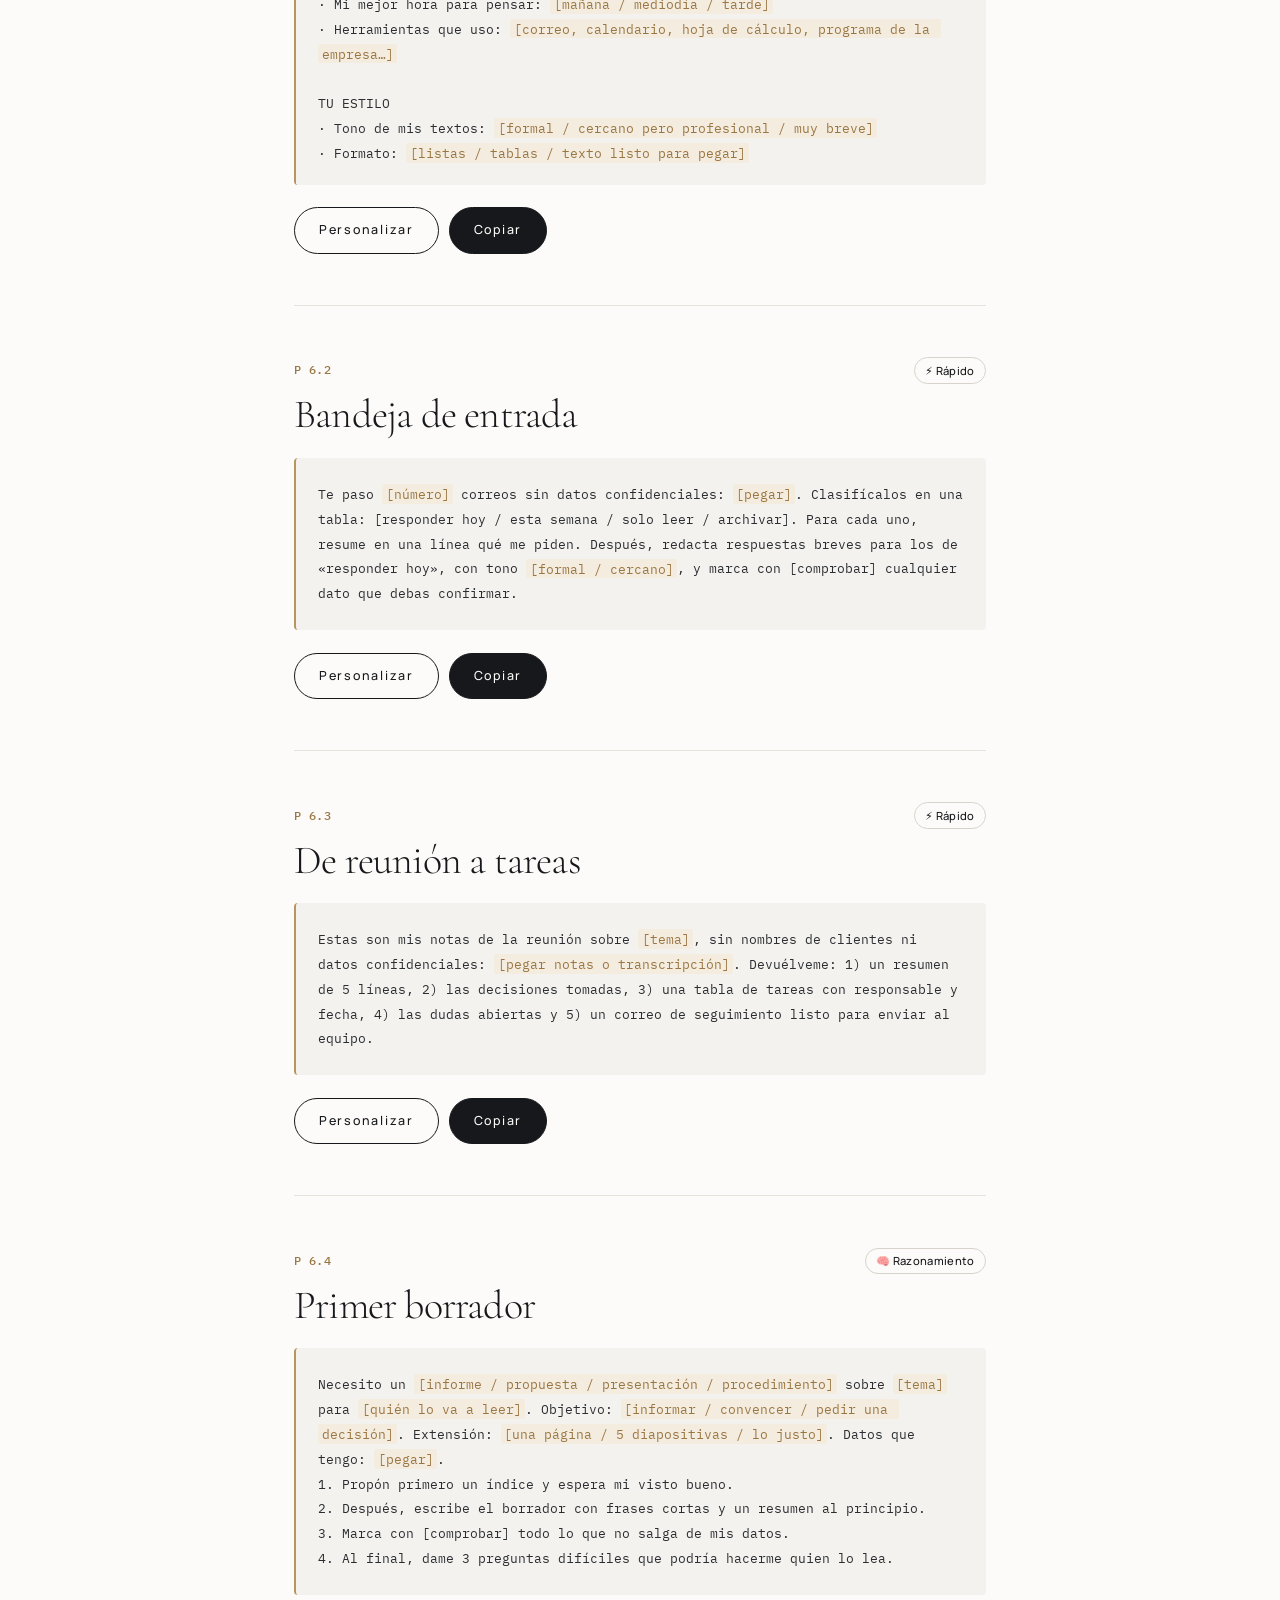
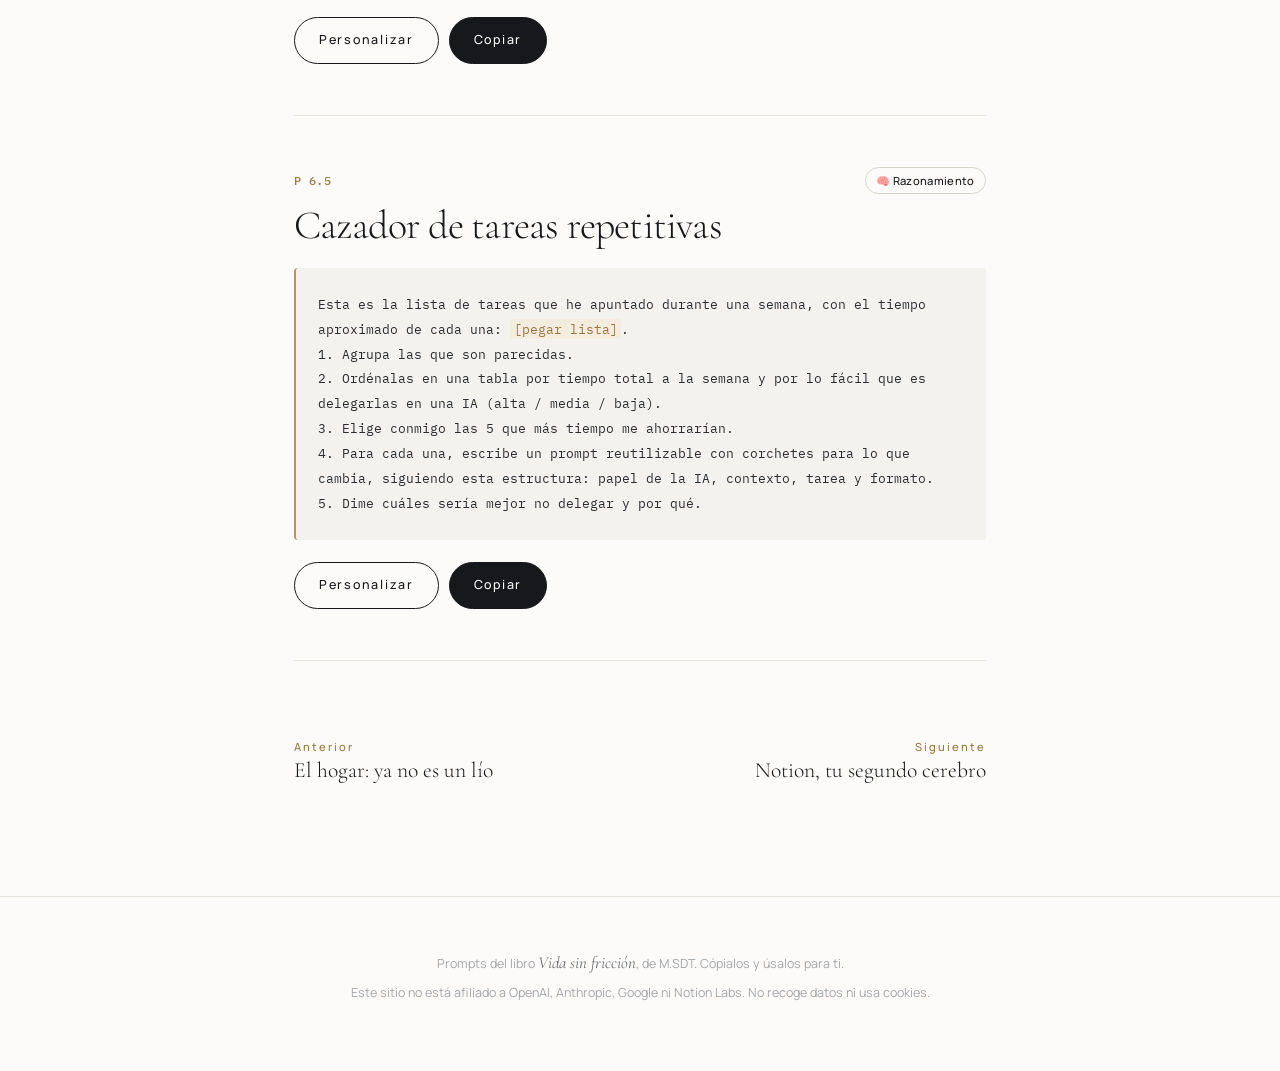
<file: c6/index.html>
<!doctype html><html lang="es"><head><meta charset="utf-8"><meta name="viewport" content="width=device-width,initial-scale=1,viewport-fit=cover">
<title>Capítulo 6: Trabajo sin desgaste · Vida sin fricción</title><meta name="description" content="Prompts listos para copiar del capítulo 6 de Vida sin fricción."><link rel="icon" href="../favicon.svg" type="image/svg+xml">
<link rel="preconnect" href="https://fonts.googleapis.com"><link rel="preconnect" href="https://fonts.gstatic.com" crossorigin>
<link rel="stylesheet" href="https://fonts.googleapis.com/css2?family=Cormorant+Garamond:ital,wght@0,300;0,400;0,500;1,300;1,400&family=Manrope:wght@300;400;500;600&family=IBM+Plex+Mono:wght@400;500&display=swap"><meta name="color-scheme" content="light"><meta name="theme-color" content="#FCFBF9">
<link rel="stylesheet" href="../style.css"></head><body><header class="top"><div class="wrap"><a class="marca" href="../">Vida <i>sin</i> fricción</a><nav aria-label="Capítulos"><a href="../c0/">Intro</a><a href="../c1/">1</a><a href="../c2/">2</a><a href="../c3/">3</a><a href="../c4/">4</a><a href="../c5/">5</a><a href="../c6/" aria-current="page">6</a><a href="../c7/">7</a><a href="../plantillas/">Plantillas</a></nav></div></header><section class="cab-px" data-escena><div class="cab-px-img" data-zoom aria-hidden="true"><img src="../img/c6.webp" alt="" width="1600" height="1067" fetchpriority="high"></div><div class="wrap cab-px-texto" data-fade><p class="etq">Capítulo 6</p><h1>Trabajo sin desgaste</h1><p class="principio">Delega lo repetitivo y quédate con lo que piensas.</p></div></section><main class="wrap"><section class="guia" aria-label="Cómo funciona"><h2>Cómo funciona</h2><ol>
<li><span>1</span><div><b>Pulsa Personalizar</b> en el prompt que quieras.</div></li>
<li><span>2</span><div><b>Rellena o elige</b> tus datos. El texto se actualiza mientras escribes.</div></li>
<li><span>3</span><div><b>Copia y pega</b> en ChatGPT, Claude o Gemini. Ya está listo.</div></li></ol>
<p>Lo que escribes se guarda solo en este dispositivo y se reutiliza en otros prompts: tu ciudad o tu nómina se escriben una vez. ¿Prefieres hacerlo a mano? Pulsa <b>Copiar</b> directamente.</p></section>
<div class="lista"><article class="prompt" id="p-6-1"><header><span class="code">P 6.1</span><h3>Tu asistente de trabajo</h3><div class="niveles"><span class="nivel" title="Razonamiento">🧠 Razonamiento</span></div></header>
<pre class="texto">Actúa como mi asistente de trabajo: organizado, directo y discreto. Tu misión es quitarme trabajo repetitivo y ayudarme a centrarme en lo importante.

MI TRABAJO
· Puesto y sector: [puesto] en [sector]
· Tareas que más se repiten: [correos / reuniones / informes / atención a clientes / documentación…]
· Personas con las que trato: [equipo / jefes / clientes / proveedores]
· Mi mejor hora para pensar: [mañana / mediodía / tarde]
· Herramientas que uso: [correo, calendario, hoja de cálculo, programa de la empresa…]

TU ESTILO
· Tono de mis textos: [formal / cercano pero profesional / muy breve]
· Formato: [listas / tablas / texto listo para pegar]

QUÉ NECESITO
1. Borradores de correos, actas e informes con mi tono.
2. Que conviertas notas desordenadas en tareas claras con responsable y fecha.
3. Un cierre del día: qué he hecho, qué queda y la tarea más importante de mañana.
4. Que me avises cuando algo debería decidirlo yo y no tú.

REGLAS
· Si te falta contexto, pregunta antes de inventar
· No uses datos personales ni confidenciales: si te los pego por error, avísame
· Marca con [comprobar] cualquier dato o cifra que no te haya dado yo

PARA EMPEZAR
Hazme hasta 5 preguntas sobre mi trabajo y propón las tres tareas que más tiempo me podrías ahorrar.</pre>
<div class="barra-acc"><button type="button" class="btn-p personalizar" aria-expanded="false">Personalizar</button><button type="button" class="btn-p copiar" aria-label="Copiar P 6.1">Copiar</button><span class="estado" aria-live="polite"></span></div>
<div class="panel" hidden></div></article><article class="prompt" id="p-6-2"><header><span class="code">P 6.2</span><h3>Bandeja de entrada</h3><div class="niveles"><span class="nivel" title="Rápido">⚡ Rápido</span></div></header>
<pre class="texto">Te paso [número] correos sin datos confidenciales: [pegar]. Clasifícalos en una tabla: [responder hoy / esta semana / solo leer / archivar]. Para cada uno, resume en una línea qué me piden. Después, redacta respuestas breves para los de «responder hoy», con tono [formal / cercano], y marca con [comprobar] cualquier dato que debas confirmar.</pre>
<div class="barra-acc"><button type="button" class="btn-p personalizar" aria-expanded="false">Personalizar</button><button type="button" class="btn-p copiar" aria-label="Copiar P 6.2">Copiar</button><span class="estado" aria-live="polite"></span></div>
<div class="panel" hidden></div></article><article class="prompt" id="p-6-3"><header><span class="code">P 6.3</span><h3>De reunión a tareas</h3><div class="niveles"><span class="nivel" title="Rápido">⚡ Rápido</span></div></header>
<pre class="texto">Estas son mis notas de la reunión sobre [tema], sin nombres de clientes ni datos confidenciales: [pegar notas o transcripción]. Devuélveme: 1) un resumen de 5 líneas, 2) las decisiones tomadas, 3) una tabla de tareas con responsable y fecha, 4) las dudas abiertas y 5) un correo de seguimiento listo para enviar al equipo.</pre>
<div class="barra-acc"><button type="button" class="btn-p personalizar" aria-expanded="false">Personalizar</button><button type="button" class="btn-p copiar" aria-label="Copiar P 6.3">Copiar</button><span class="estado" aria-live="polite"></span></div>
<div class="panel" hidden></div></article><article class="prompt" id="p-6-4"><header><span class="code">P 6.4</span><h3>Primer borrador</h3><div class="niveles"><span class="nivel" title="Razonamiento">🧠 Razonamiento</span></div></header>
<pre class="texto">Necesito un [informe / propuesta / presentación / procedimiento] sobre [tema] para [quién lo va a leer]. Objetivo: [informar / convencer / pedir una decisión]. Extensión: [una página / 5 diapositivas / lo justo]. Datos que tengo: [pegar].
1. Propón primero un índice y espera mi visto bueno.
2. Después, escribe el borrador con frases cortas y un resumen al principio.
3. Marca con [comprobar] todo lo que no salga de mis datos.
4. Al final, dame 3 preguntas difíciles que podría hacerme quien lo lea.</pre>
<div class="barra-acc"><button type="button" class="btn-p personalizar" aria-expanded="false">Personalizar</button><button type="button" class="btn-p copiar" aria-label="Copiar P 6.4">Copiar</button><span class="estado" aria-live="polite"></span></div>
<div class="panel" hidden></div></article><article class="prompt" id="p-6-5"><header><span class="code">P 6.5</span><h3>Cazador de tareas repetitivas</h3><div class="niveles"><span class="nivel" title="Razonamiento">🧠 Razonamiento</span></div></header>
<pre class="texto">Esta es la lista de tareas que he apuntado durante una semana, con el tiempo aproximado de cada una: [pegar lista].
1. Agrupa las que son parecidas.
2. Ordénalas en una tabla por tiempo total a la semana y por lo fácil que es delegarlas en una IA (alta / media / baja).
3. Elige conmigo las 5 que más tiempo me ahorrarían.
4. Para cada una, escribe un prompt reutilizable con corchetes para lo que cambia, siguiendo esta estructura: papel de la IA, contexto, tarea y formato.
5. Dime cuáles sería mejor no delegar y por qué.</pre>
<div class="barra-acc"><button type="button" class="btn-p personalizar" aria-expanded="false">Personalizar</button><button type="button" class="btn-p copiar" aria-label="Copiar P 6.5">Copiar</button><span class="estado" aria-live="polite"></span></div>
<div class="panel" hidden></div></article></div><nav class="pasar"><a class="prev" href="../c5/"><small>Anterior</small>El hogar: ya no es un lío</a><a class="next" href="../c7/"><small>Siguiente</small>Notion, tu segundo cerebro</a></nav></main><footer class="pie"><div class="wrap"><p>Prompts del libro <em>Vida sin fricción</em>, de M.SDT. Cópialos y úsalos para ti.</p><p>Este sitio no está afiliado a OpenAI, Anthropic, Google ni Notion Labs. No recoge datos ni usa cookies.</p></div></footer><script src="../app.js"></script></body></html>
</file>
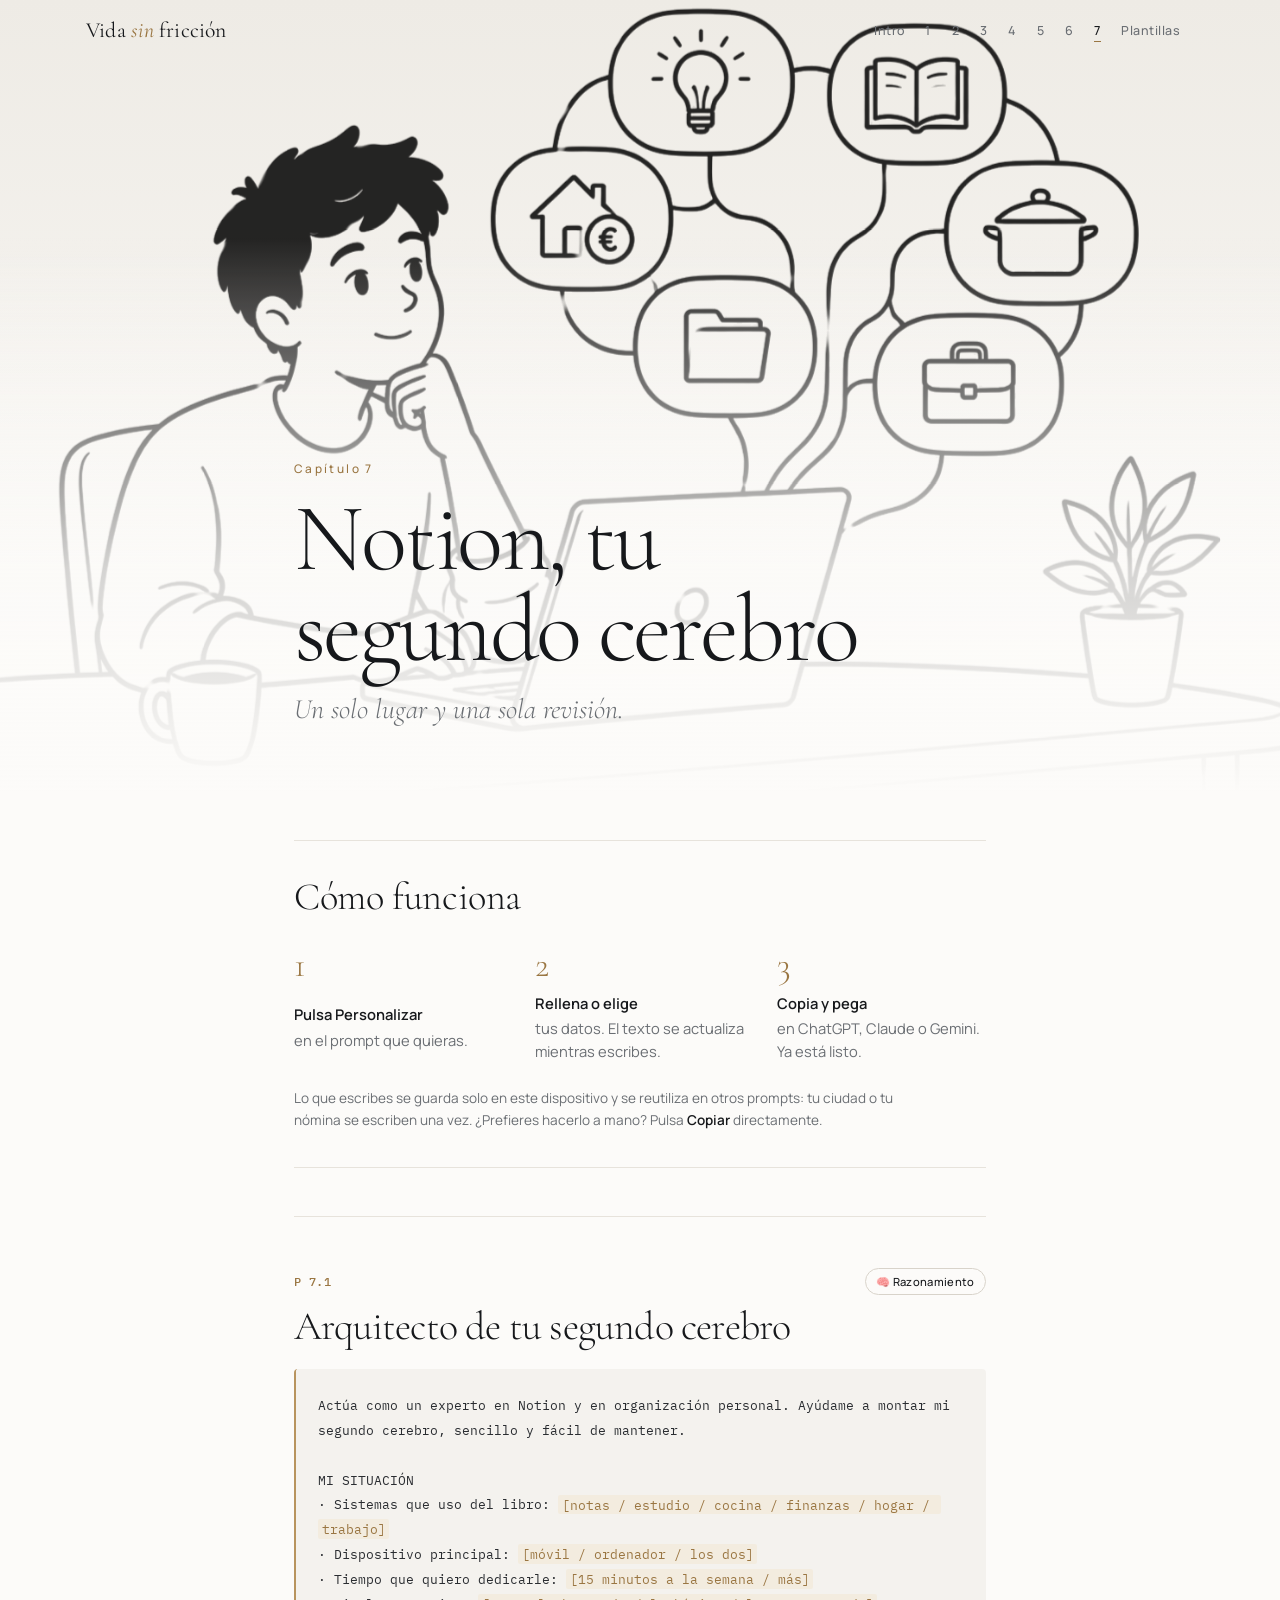
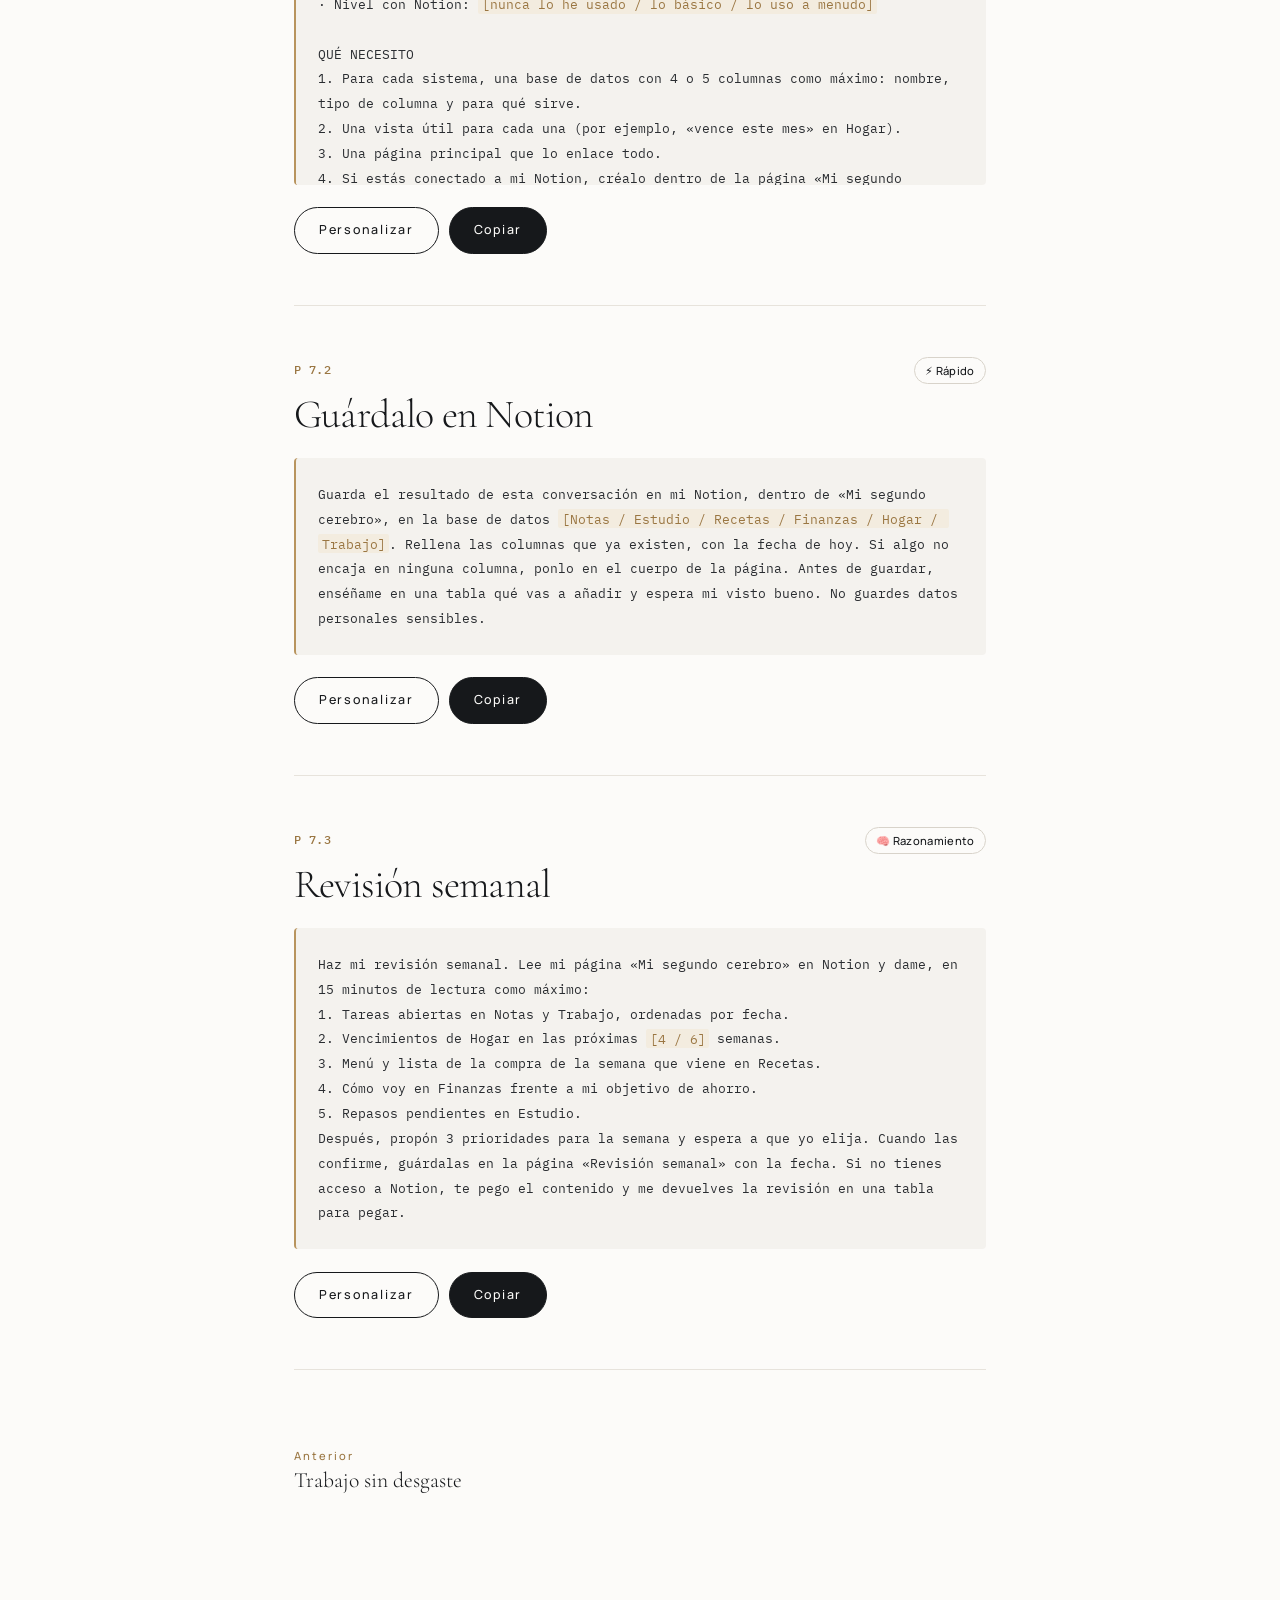
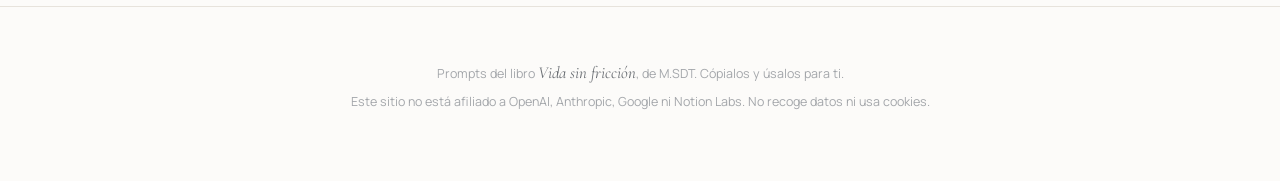
<file: c7/index.html>
<!doctype html><html lang="es"><head><meta charset="utf-8"><meta name="viewport" content="width=device-width,initial-scale=1,viewport-fit=cover">
<title>Capítulo 7: Notion, tu segundo cerebro · Vida sin fricción</title><meta name="description" content="Prompts listos para copiar del capítulo 7 de Vida sin fricción."><link rel="icon" href="../favicon.svg" type="image/svg+xml">
<link rel="preconnect" href="https://fonts.googleapis.com"><link rel="preconnect" href="https://fonts.gstatic.com" crossorigin>
<link rel="stylesheet" href="https://fonts.googleapis.com/css2?family=Cormorant+Garamond:ital,wght@0,300;0,400;0,500;1,300;1,400&family=Manrope:wght@300;400;500;600&family=IBM+Plex+Mono:wght@400;500&display=swap"><meta name="color-scheme" content="light"><meta name="theme-color" content="#FCFBF9">
<link rel="stylesheet" href="../style.css"></head><body><header class="top"><div class="wrap"><a class="marca" href="../">Vida <i>sin</i> fricción</a><nav aria-label="Capítulos"><a href="../c0/">Intro</a><a href="../c1/">1</a><a href="../c2/">2</a><a href="../c3/">3</a><a href="../c4/">4</a><a href="../c5/">5</a><a href="../c6/">6</a><a href="../c7/" aria-current="page">7</a><a href="../plantillas/">Plantillas</a></nav></div></header><section class="cab-px" data-escena><div class="cab-px-img" data-zoom aria-hidden="true"><img src="../img/c7.webp" alt="" width="1600" height="1067" fetchpriority="high"></div><div class="wrap cab-px-texto" data-fade><p class="etq">Capítulo 7</p><h1>Notion, tu segundo cerebro</h1><p class="principio">Un solo lugar y una sola revisión.</p></div></section><main class="wrap"><section class="guia" aria-label="Cómo funciona"><h2>Cómo funciona</h2><ol>
<li><span>1</span><div><b>Pulsa Personalizar</b> en el prompt que quieras.</div></li>
<li><span>2</span><div><b>Rellena o elige</b> tus datos. El texto se actualiza mientras escribes.</div></li>
<li><span>3</span><div><b>Copia y pega</b> en ChatGPT, Claude o Gemini. Ya está listo.</div></li></ol>
<p>Lo que escribes se guarda solo en este dispositivo y se reutiliza en otros prompts: tu ciudad o tu nómina se escriben una vez. ¿Prefieres hacerlo a mano? Pulsa <b>Copiar</b> directamente.</p></section>
<div class="lista"><article class="prompt" id="p-7-1"><header><span class="code">P 7.1</span><h3>Arquitecto de tu segundo cerebro</h3><div class="niveles"><span class="nivel" title="Razonamiento">🧠 Razonamiento</span></div></header>
<pre class="texto">Actúa como un experto en Notion y en organización personal. Ayúdame a montar mi segundo cerebro, sencillo y fácil de mantener.

MI SITUACIÓN
· Sistemas que uso del libro: [notas / estudio / cocina / finanzas / hogar / trabajo]
· Dispositivo principal: [móvil / ordenador / los dos]
· Tiempo que quiero dedicarle: [15 minutos a la semana / más]
· Nivel con Notion: [nunca lo he usado / lo básico / lo uso a menudo]

QUÉ NECESITO
1. Para cada sistema, una base de datos con 4 o 5 columnas como máximo: nombre, tipo de columna y para qué sirve.
2. Una vista útil para cada una (por ejemplo, «vence este mes» en Hogar).
3. Una página principal que lo enlace todo.
4. Si estás conectado a mi Notion, créalo dentro de la página «Mi segundo cerebro» y pídeme permiso antes. Si no, dame los pasos para hacerlo yo.

REGLAS
· Lo más simple posible: mejor cinco columnas que veinte
· No guardes datos sensibles: DNI, cuentas, contraseñas, pólizas
· Explícamelo para alguien que [empieza / ya sabe lo básico]

PARA EMPEZAR
Hazme hasta 3 preguntas y propón la estructura en una tabla antes de crear nada.</pre>
<div class="barra-acc"><button type="button" class="btn-p personalizar" aria-expanded="false">Personalizar</button><button type="button" class="btn-p copiar" aria-label="Copiar P 7.1">Copiar</button><span class="estado" aria-live="polite"></span></div>
<div class="panel" hidden></div></article><article class="prompt" id="p-7-2"><header><span class="code">P 7.2</span><h3>Guárdalo en Notion</h3><div class="niveles"><span class="nivel" title="Rápido">⚡ Rápido</span></div></header>
<pre class="texto">Guarda el resultado de esta conversación en mi Notion, dentro de «Mi segundo cerebro», en la base de datos [Notas / Estudio / Recetas / Finanzas / Hogar / Trabajo]. Rellena las columnas que ya existen, con la fecha de hoy. Si algo no encaja en ninguna columna, ponlo en el cuerpo de la página. Antes de guardar, enséñame en una tabla qué vas a añadir y espera mi visto bueno. No guardes datos personales sensibles.</pre>
<div class="barra-acc"><button type="button" class="btn-p personalizar" aria-expanded="false">Personalizar</button><button type="button" class="btn-p copiar" aria-label="Copiar P 7.2">Copiar</button><span class="estado" aria-live="polite"></span></div>
<div class="panel" hidden></div></article><article class="prompt" id="p-7-3"><header><span class="code">P 7.3</span><h3>Revisión semanal</h3><div class="niveles"><span class="nivel" title="Razonamiento">🧠 Razonamiento</span></div></header>
<pre class="texto">Haz mi revisión semanal. Lee mi página «Mi segundo cerebro» en Notion y dame, en 15 minutos de lectura como máximo:
1. Tareas abiertas en Notas y Trabajo, ordenadas por fecha.
2. Vencimientos de Hogar en las próximas [4 / 6] semanas.
3. Menú y lista de la compra de la semana que viene en Recetas.
4. Cómo voy en Finanzas frente a mi objetivo de ahorro.
5. Repasos pendientes en Estudio.
Después, propón 3 prioridades para la semana y espera a que yo elija. Cuando las confirme, guárdalas en la página «Revisión semanal» con la fecha. Si no tienes acceso a Notion, te pego el contenido y me devuelves la revisión en una tabla para pegar.</pre>
<div class="barra-acc"><button type="button" class="btn-p personalizar" aria-expanded="false">Personalizar</button><button type="button" class="btn-p copiar" aria-label="Copiar P 7.3">Copiar</button><span class="estado" aria-live="polite"></span></div>
<div class="panel" hidden></div></article></div><nav class="pasar"><a class="prev" href="../c6/"><small>Anterior</small>Trabajo sin desgaste</a></nav></main><footer class="pie"><div class="wrap"><p>Prompts del libro <em>Vida sin fricción</em>, de M.SDT. Cópialos y úsalos para ti.</p><p>Este sitio no está afiliado a OpenAI, Anthropic, Google ni Notion Labs. No recoge datos ni usa cookies.</p></div></footer><script src="../app.js"></script></body></html>
</file>
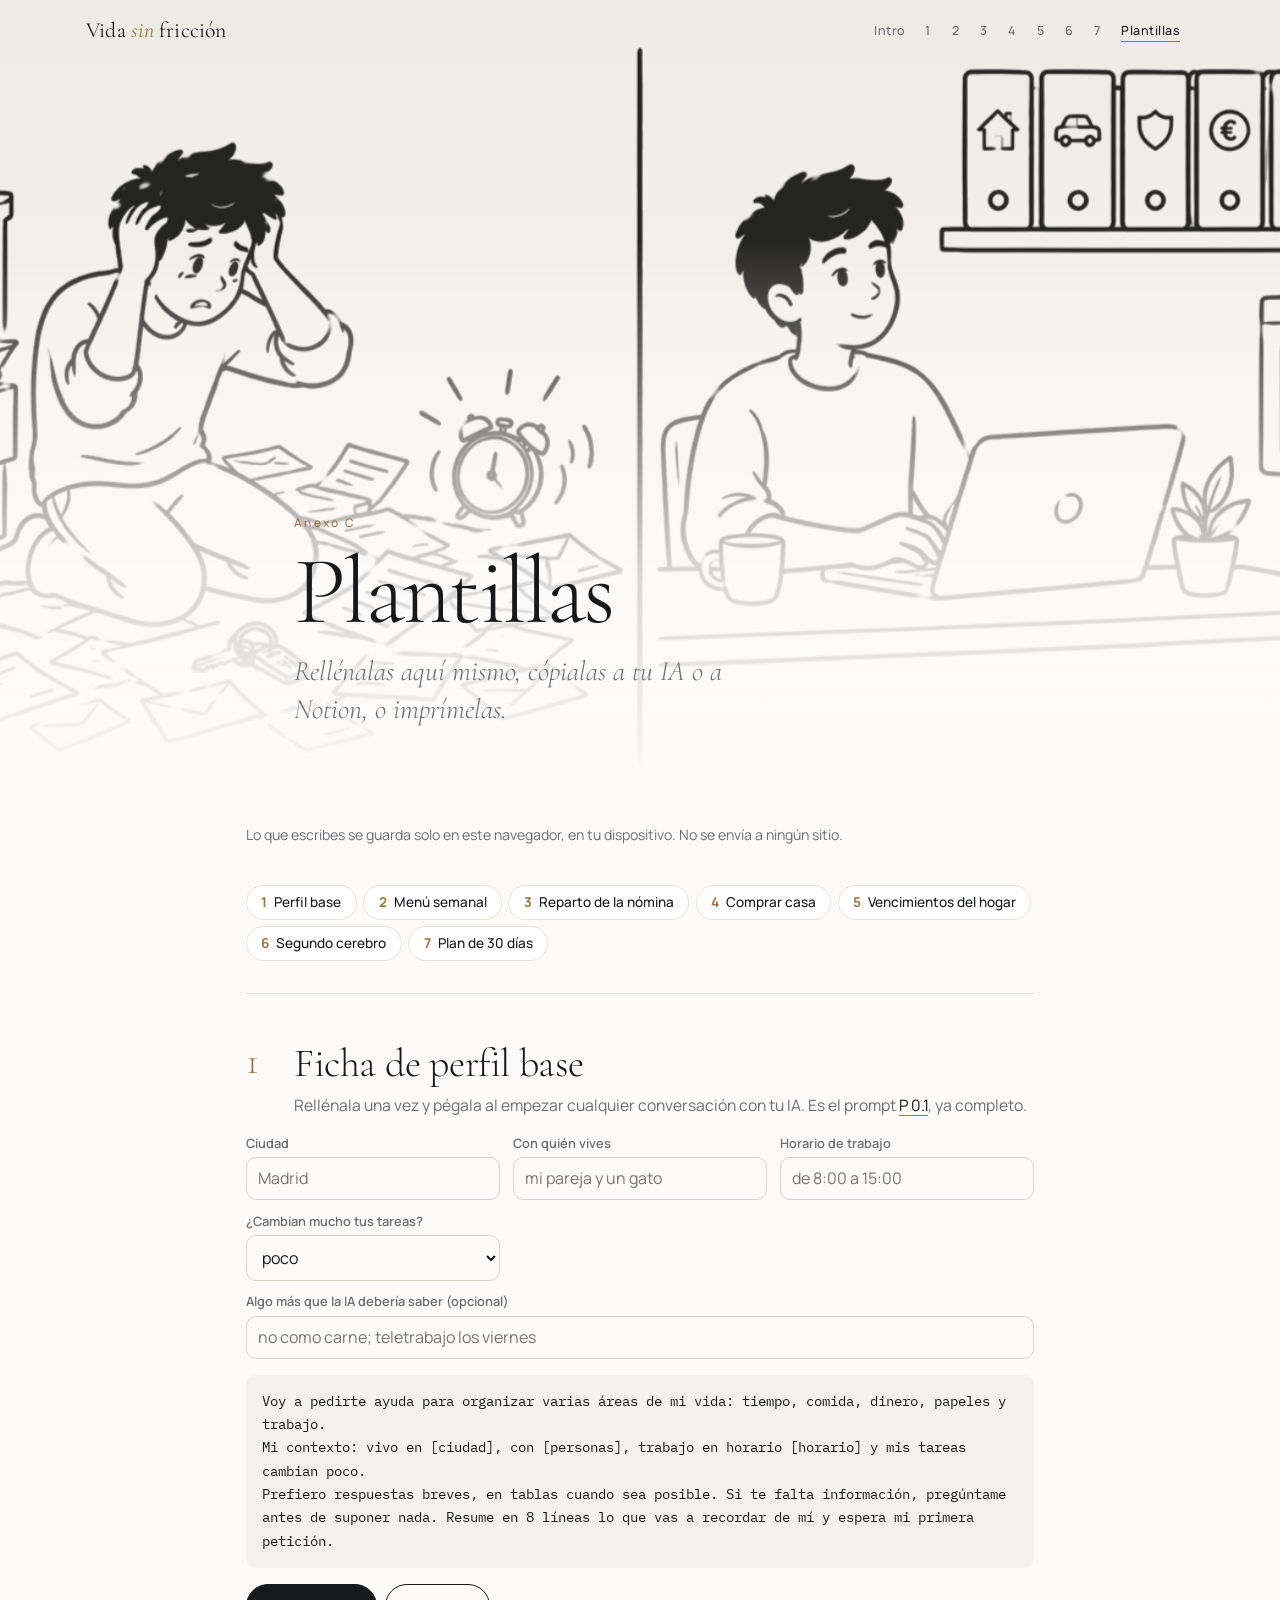
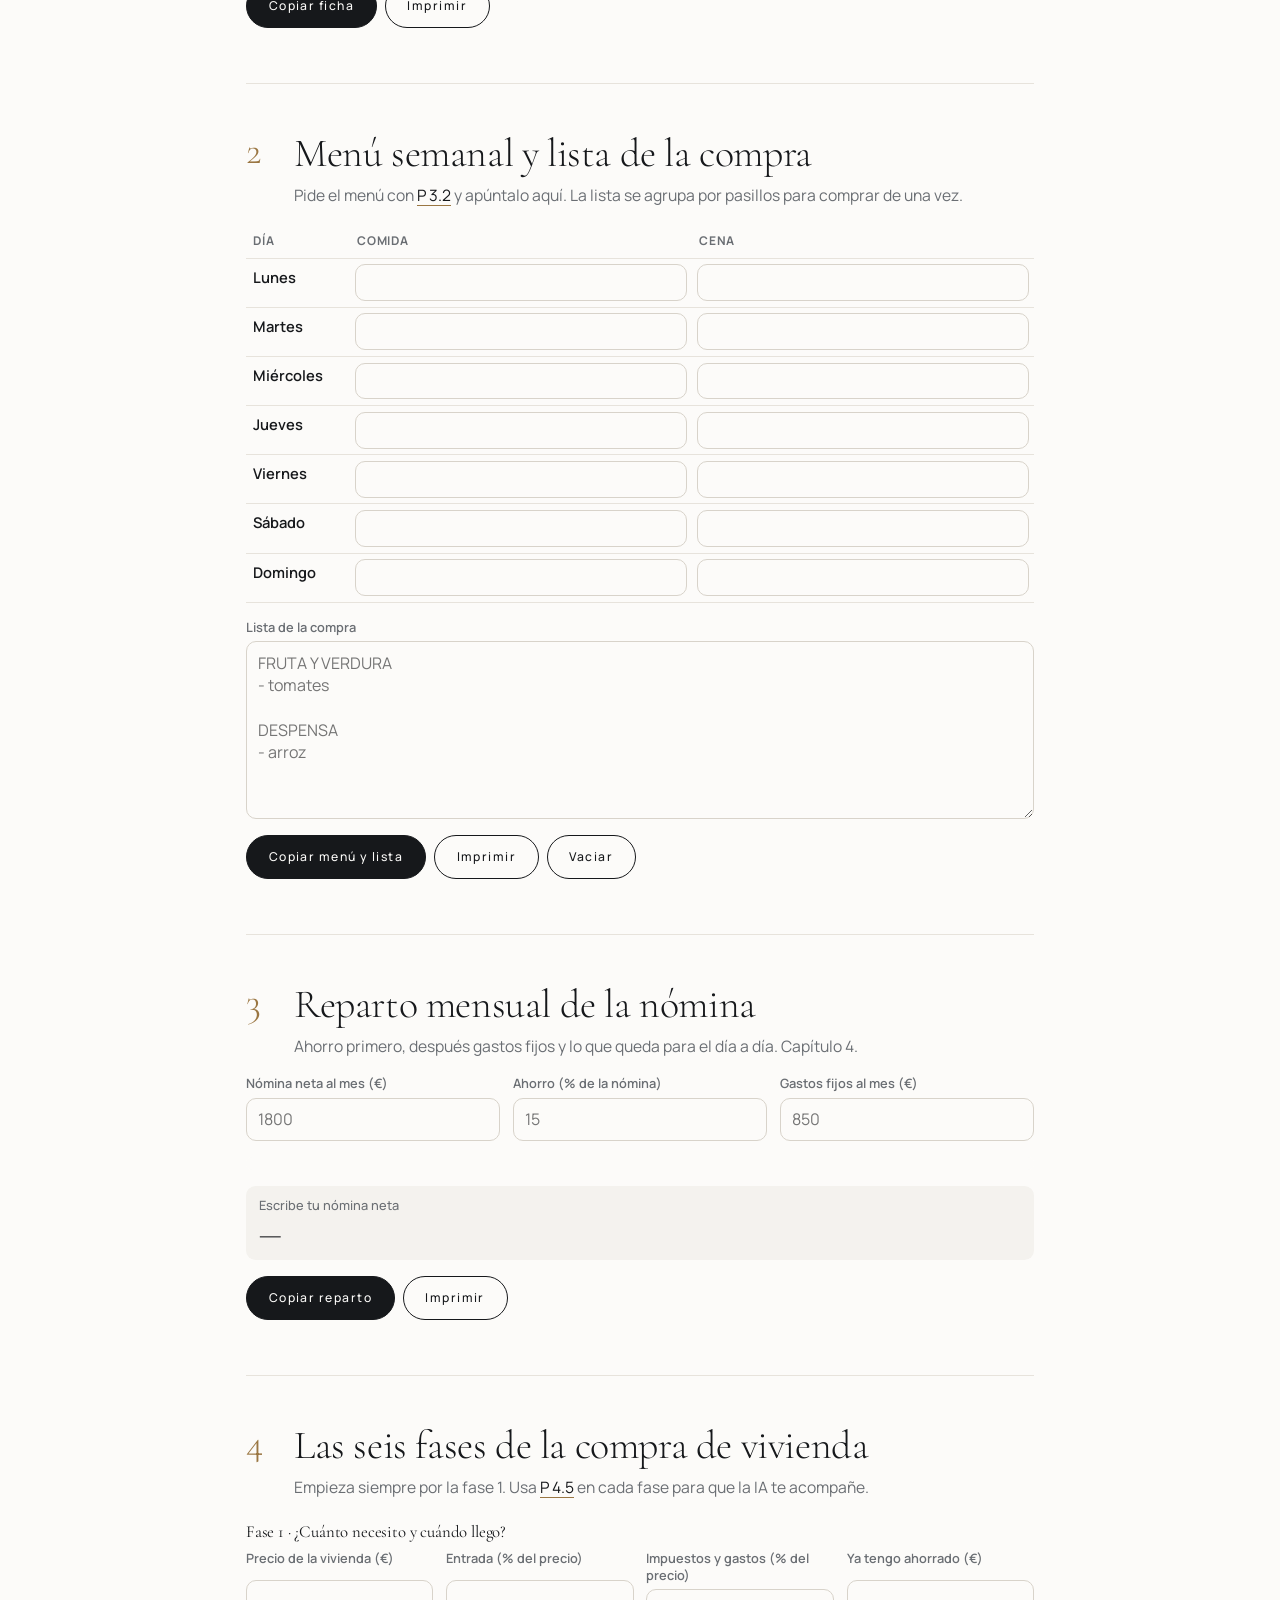
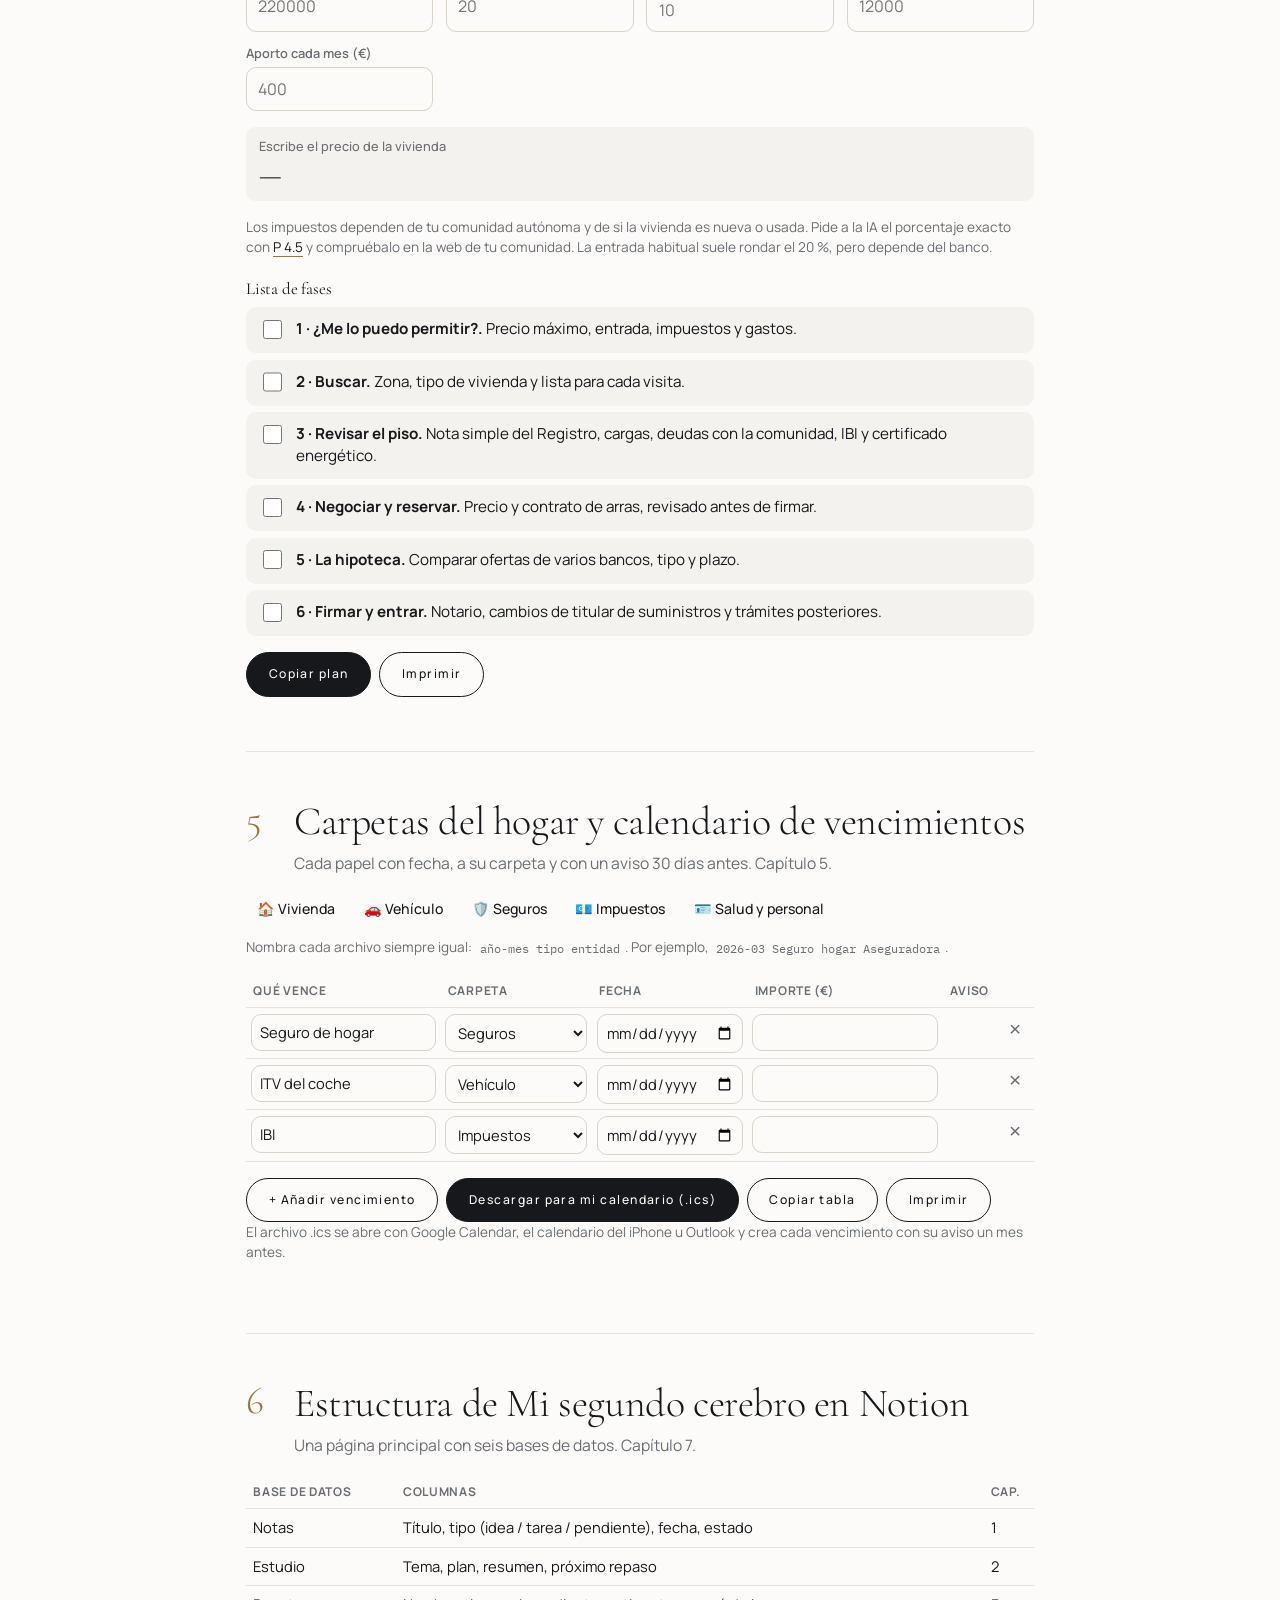
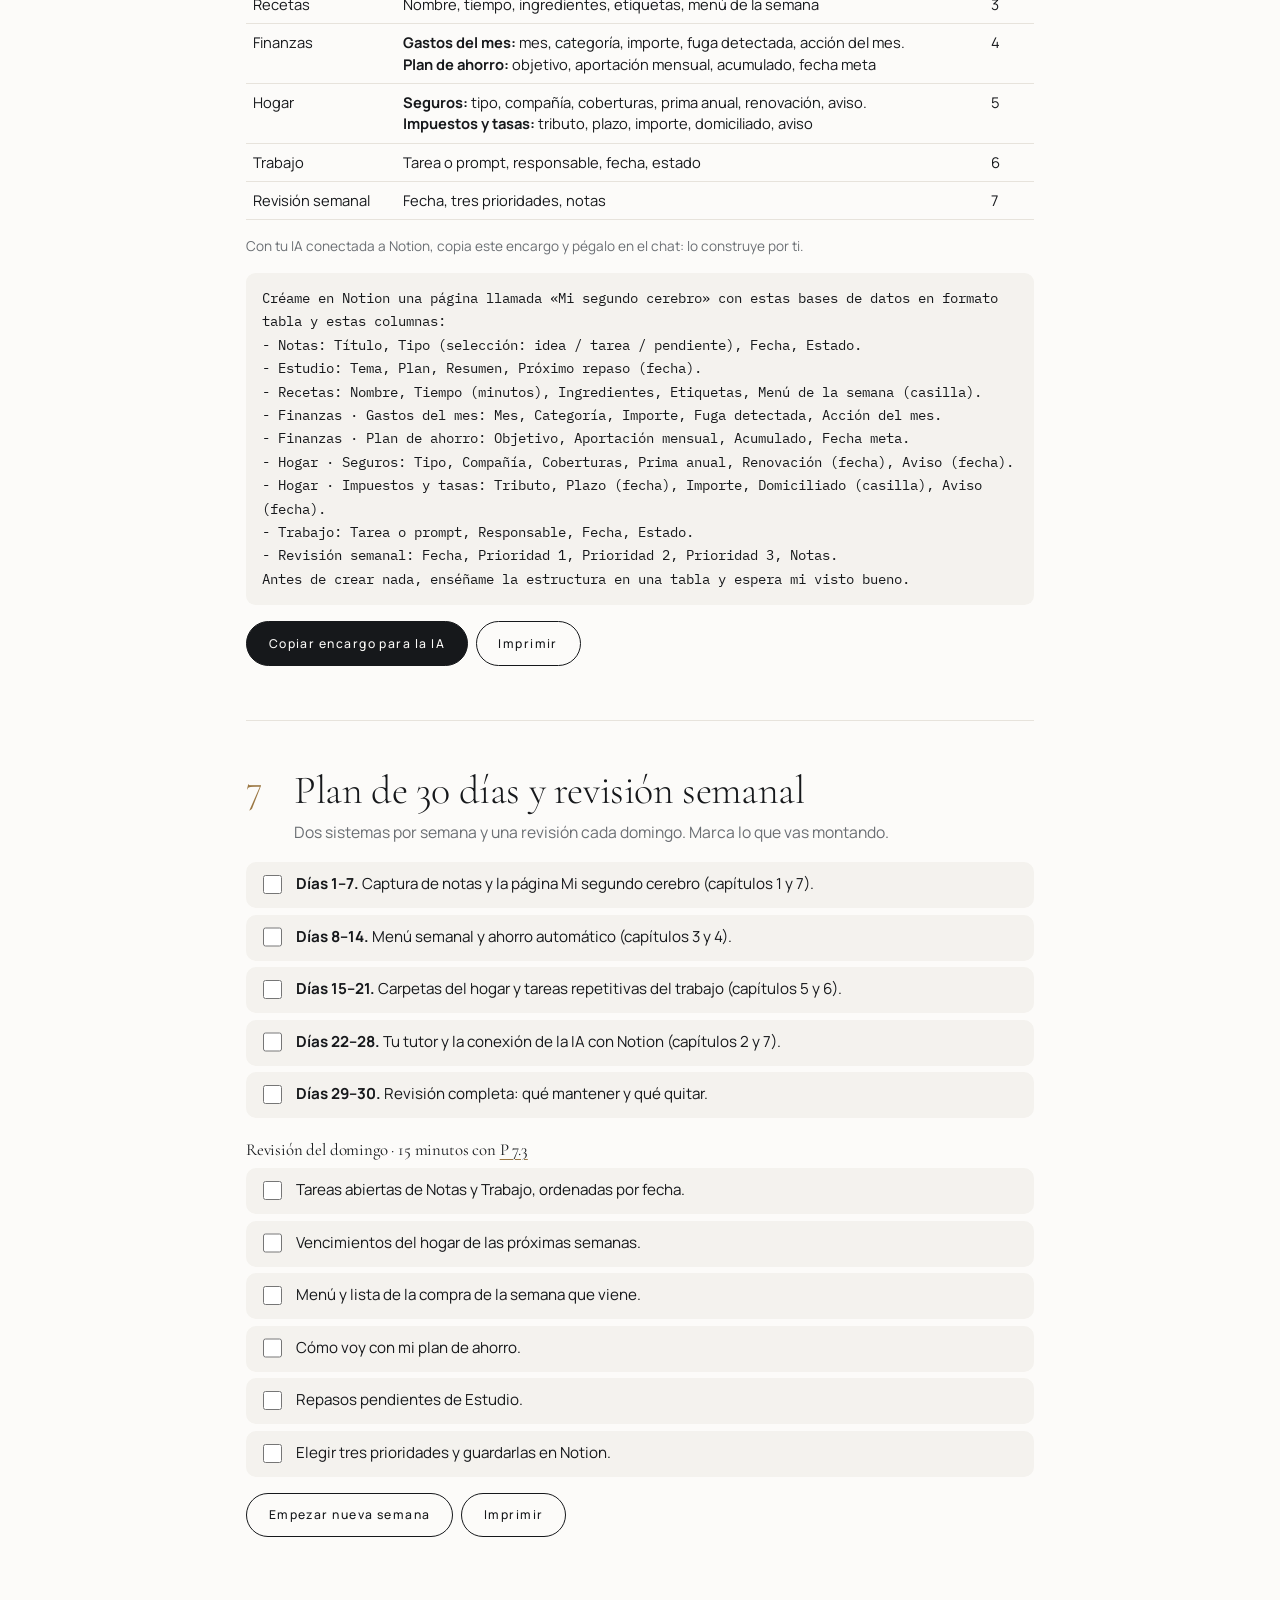
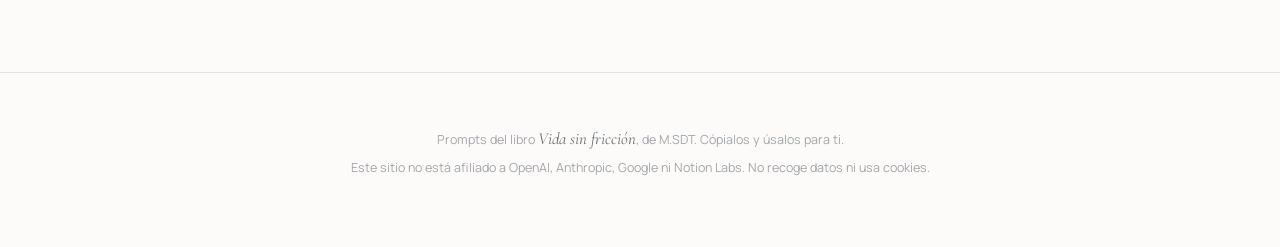
<file: plantillas/index.html>
<!doctype html><html lang="es"><head><meta charset="utf-8"><meta name="viewport" content="width=device-width,initial-scale=1,viewport-fit=cover">
<title>Plantillas · Vida sin fricción</title><meta name="description" content="Plantillas interactivas del libro Vida sin fricción: perfil, menú, nómina, compra de casa, vencimientos, Notion y plan de 30 días."><link rel="icon" href="../favicon.svg" type="image/svg+xml">
<link rel="preconnect" href="https://fonts.googleapis.com"><link rel="preconnect" href="https://fonts.gstatic.com" crossorigin>
<link rel="stylesheet" href="https://fonts.googleapis.com/css2?family=Cormorant+Garamond:ital,wght@0,300;0,400;0,500;1,300;1,400&family=Manrope:wght@300;400;500;600&family=IBM+Plex+Mono:wght@400;500&display=swap"><meta name="color-scheme" content="light"><meta name="theme-color" content="#FCFBF9">
<link rel="stylesheet" href="../style.css"></head><body><header class="top"><div class="wrap"><a class="marca" href="../">Vida <i>sin</i> fricción</a><nav aria-label="Capítulos"><a href="../c0/">Intro</a><a href="../c1/">1</a><a href="../c2/">2</a><a href="../c3/">3</a><a href="../c4/">4</a><a href="../c5/">5</a><a href="../c6/">6</a><a href="../c7/">7</a><a href="../plantillas/" aria-current="page">Plantillas</a></nav></div></header><section class="cab-px" data-escena><div class="cab-px-img" data-zoom aria-hidden="true"><img src="../img/pl.webp" alt="" width="1400" height="700" fetchpriority="high"></div><div class="wrap cab-px-texto" data-fade><p class="etq">Anexo C</p><h1>Plantillas</h1><p class="principio">Rellénalas aquí mismo, cópialas a tu IA o a Notion, o imprímelas.</p></div></section>
<main class="wrap ancho"><p class="ayuda">Lo que escribes se guarda solo en este navegador, en tu dispositivo. No se envía a ningún sitio.</p>
<nav class="indice-pl" aria-label="Plantillas">
<a href="#perfil"><b>1</b> Perfil base</a><a href="#menu"><b>2</b> Menú semanal</a><a href="#nomina"><b>3</b> Reparto de la nómina</a><a href="#casa"><b>4</b> Comprar casa</a><a href="#hogar"><b>5</b> Vencimientos del hogar</a><a href="#notion"><b>6</b> Segundo cerebro</a><a href="#plan"><b>7</b> Plan de 30 días</a></nav>

<section class="pl" id="perfil"><header class="pl-cab"><span class="pl-n">1</span><div><h2>Ficha de perfil base</h2><p>Rellénala una vez y pégala al empezar cualquier conversación con tu IA. Es el prompt <a href="../c0/#p-0-1">P 0.1</a>, ya completo.</p></div></header>
<div class="campos">
<label>Ciudad<input data-k="pf-ciudad" placeholder="Madrid"></label>
<label>Con quién vives<input data-k="pf-con" placeholder="mi pareja y un gato"></label>
<label>Horario de trabajo<input data-k="pf-horario" placeholder="de 8:00 a 15:00"></label>
<label>¿Cambian mucho tus tareas?<select data-k="pf-cambio"><option>poco</option><option>bastante</option><option>mucho</option></select></label>
<label class="ancho2">Algo más que la IA debería saber (opcional)<input data-k="pf-extra" placeholder="no como carne; teletrabajo los viernes"></label></div>
<div class="salida"><pre id="pf-out"></pre></div>
<div class="acciones"><button class="btn" data-copy="pf-out">Copiar ficha</button><button class="btn sec" data-print="perfil">Imprimir</button></div></section>

<section class="pl" id="menu"><header class="pl-cab"><span class="pl-n">2</span><div><h2>Menú semanal y lista de la compra</h2><p>Pide el menú con <a href="../c3/#p-3-2">P 3.2</a> y apúntalo aquí. La lista se agrupa por pasillos para comprar de una vez.</p></div></header>
<div class="tabla-wrap"><table class="tabla menu"><thead><tr><th>Día</th><th>Comida</th><th>Cena</th></tr></thead><tbody id="menu-body"></tbody></table></div>
<div class="campos"><label class="ancho2">Lista de la compra<textarea data-k="mn-lista" rows="7" placeholder="FRUTA Y VERDURA&#10;- tomates&#10;&#10;DESPENSA&#10;- arroz"></textarea></label></div>
<div class="acciones"><button class="btn" data-copy-fn="menu">Copiar menú y lista</button><button class="btn sec" data-print="menu">Imprimir</button><button class="btn sec" data-clear="mn-">Vaciar</button></div></section>

<section class="pl" id="nomina"><header class="pl-cab"><span class="pl-n">3</span><div><h2>Reparto mensual de la nómina</h2><p>Ahorro primero, después gastos fijos y lo que queda para el día a día. Capítulo 4.</p></div></header>
<div class="campos tres">
<label>Nómina neta al mes (€)<input type="number" inputmode="decimal" min="0" data-k="nm-neto" placeholder="1800"></label>
<label>Ahorro (% de la nómina)<input type="number" inputmode="decimal" min="0" max="100" data-k="nm-pct" placeholder="15"></label>
<label>Gastos fijos al mes (€)<input type="number" inputmode="decimal" min="0" data-k="nm-fijos" placeholder="850"></label></div>
<div class="barra" id="nm-barra" aria-hidden="true"><span class="b1"></span><span class="b2"></span><span class="b3"></span></div>
<dl class="cifras" id="nm-out"></dl>
<p class="nota" id="nm-aviso"></p>
<div class="acciones"><button class="btn" data-copy-fn="nomina">Copiar reparto</button><button class="btn sec" data-print="nomina">Imprimir</button></div></section>

<section class="pl" id="casa"><header class="pl-cab"><span class="pl-n">4</span><div><h2>Las seis fases de la compra de vivienda</h2><p>Empieza siempre por la fase 1. Usa <a href="../c4/#p-4-5">P 4.5</a> en cada fase para que la IA te acompañe.</p></div></header>
<h3 class="sub-h">Fase 1 · ¿Cuánto necesito y cuándo llego?</h3>
<div class="campos tres">
<label>Precio de la vivienda (€)<input type="number" inputmode="decimal" min="0" data-k="cs-precio" placeholder="220000"></label>
<label>Entrada (% del precio)<input type="number" inputmode="decimal" min="0" max="100" data-k="cs-entrada" placeholder="20"></label>
<label>Impuestos y gastos (% del precio)<input type="number" inputmode="decimal" min="0" max="30" data-k="cs-gastos" placeholder="10"></label>
<label>Ya tengo ahorrado (€)<input type="number" inputmode="decimal" min="0" data-k="cs-tengo" placeholder="12000"></label>
<label>Aporto cada mes (€)<input type="number" inputmode="decimal" min="0" data-k="cs-mes" placeholder="400"></label></div>
<dl class="cifras" id="cs-out"></dl>
<p class="nota">Los impuestos dependen de tu comunidad autónoma y de si la vivienda es nueva o usada. Pide a la IA el porcentaje exacto con <a href="../c4/#p-4-5">P 4.5</a> y compruébalo en la web de tu comunidad. La entrada habitual suele rondar el 20 %, pero depende del banco.</p>
<h3 class="sub-h">Lista de fases</h3>
<ol class="check" id="cs-fases"></ol>
<div class="acciones"><button class="btn" data-copy-fn="casa">Copiar plan</button><button class="btn sec" data-print="casa">Imprimir</button></div></section>

<section class="pl" id="hogar"><header class="pl-cab"><span class="pl-n">5</span><div><h2>Carpetas del hogar y calendario de vencimientos</h2><p>Cada papel con fecha, a su carpeta y con un aviso 30 días antes. Capítulo 5.</p></div></header>
<div class="carpetas"><span>🏠 Vivienda</span><span>🚗 Vehículo</span><span>🛡️ Seguros</span><span>💶 Impuestos</span><span>🪪 Salud y personal</span></div>
<p class="nota">Nombra cada archivo siempre igual: <code>año-mes tipo entidad</code>. Por ejemplo, <code>2026-03 Seguro hogar Aseguradora</code>.</p>
<div class="tabla-wrap"><table class="tabla venc"><thead><tr><th>Qué vence</th><th>Carpeta</th><th>Fecha</th><th>Importe (€)</th><th>Aviso</th><th><span class="sr">Quitar</span></th></tr></thead><tbody id="hg-body"></tbody></table></div>
<div class="acciones"><button class="btn sec" id="hg-add">+ Añadir vencimiento</button><button class="btn" id="hg-ics">Descargar para mi calendario (.ics)</button><button class="btn sec" data-copy-fn="hogar">Copiar tabla</button><button class="btn sec" data-print="hogar">Imprimir</button></div>
<p class="nota">El archivo .ics se abre con Google Calendar, el calendario del iPhone u Outlook y crea cada vencimiento con su aviso un mes antes.</p></section>

<section class="pl" id="notion"><header class="pl-cab"><span class="pl-n">6</span><div><h2>Estructura de Mi segundo cerebro en Notion</h2><p>Una página principal con seis bases de datos. Capítulo 7.</p></div></header>
<div class="tabla-wrap"><table class="tabla"><thead><tr><th>Base de datos</th><th>Columnas</th><th>Cap.</th></tr></thead><tbody>
<tr><td>Notas</td><td>Título, tipo (idea / tarea / pendiente), fecha, estado</td><td>1</td></tr>
<tr><td>Estudio</td><td>Tema, plan, resumen, próximo repaso</td><td>2</td></tr>
<tr><td>Recetas</td><td>Nombre, tiempo, ingredientes, etiquetas, menú de la semana</td><td>3</td></tr>
<tr><td>Finanzas</td><td><b>Gastos del mes:</b> mes, categoría, importe, fuga detectada, acción del mes.<br><b>Plan de ahorro:</b> objetivo, aportación mensual, acumulado, fecha meta</td><td>4</td></tr>
<tr><td>Hogar</td><td><b>Seguros:</b> tipo, compañía, coberturas, prima anual, renovación, aviso.<br><b>Impuestos y tasas:</b> tributo, plazo, importe, domiciliado, aviso</td><td>5</td></tr>
<tr><td>Trabajo</td><td>Tarea o prompt, responsable, fecha, estado</td><td>6</td></tr>
<tr><td>Revisión semanal</td><td>Fecha, tres prioridades, notas</td><td>7</td></tr></tbody></table></div>
<p class="nota">Con tu IA conectada a Notion, copia este encargo y pégalo en el chat: lo construye por ti.</p>
<div class="salida"><pre id="nt-out">Créame en Notion una página llamada «Mi segundo cerebro» con estas bases de datos en formato tabla y estas columnas:
- Notas: Título, Tipo (selección: idea / tarea / pendiente), Fecha, Estado.
- Estudio: Tema, Plan, Resumen, Próximo repaso (fecha).
- Recetas: Nombre, Tiempo (minutos), Ingredientes, Etiquetas, Menú de la semana (casilla).
- Finanzas · Gastos del mes: Mes, Categoría, Importe, Fuga detectada, Acción del mes.
- Finanzas · Plan de ahorro: Objetivo, Aportación mensual, Acumulado, Fecha meta.
- Hogar · Seguros: Tipo, Compañía, Coberturas, Prima anual, Renovación (fecha), Aviso (fecha).
- Hogar · Impuestos y tasas: Tributo, Plazo (fecha), Importe, Domiciliado (casilla), Aviso (fecha).
- Trabajo: Tarea o prompt, Responsable, Fecha, Estado.
- Revisión semanal: Fecha, Prioridad 1, Prioridad 2, Prioridad 3, Notas.
Antes de crear nada, enséñame la estructura en una tabla y espera mi visto bueno.</pre></div>
<div class="acciones"><button class="btn" data-copy="nt-out">Copiar encargo para la IA</button><button class="btn sec" data-print="notion">Imprimir</button></div></section>

<section class="pl" id="plan"><header class="pl-cab"><span class="pl-n">7</span><div><h2>Plan de 30 días y revisión semanal</h2><p>Dos sistemas por semana y una revisión cada domingo. Marca lo que vas montando.</p></div></header>
<ol class="check" id="pl-plan"></ol>
<h3 class="sub-h">Revisión del domingo · 15 minutos con <a href="../c7/#p-7-3">P 7.3</a></h3>
<ol class="check" id="pl-rev"></ol>
<div class="acciones"><button class="btn sec" id="rev-reset">Empezar nueva semana</button><button class="btn sec" data-print="plan">Imprimir</button></div></section>
</main>
<footer class="pie"><div class="wrap"><p>Prompts del libro <em>Vida sin fricción</em>, de M.SDT. Cópialos y úsalos para ti.</p><p>Este sitio no está afiliado a OpenAI, Anthropic, Google ni Notion Labs. No recoge datos ni usa cookies.</p></div></footer><script src="../app.js"></script><script src="../plantillas.js"></script></body></html>
</file>
<file: style.css>
/* Vida sin fricción · tema claro de lujo */
:root{
--paper:#FCFBF9;--bg:#FCFBF9;--surface:#FFFFFF;--sunk:#F4F2EE;--mist:#EEEBE5;
--fg:#16181B;--ink:#16181B;--muted:#6A6E73;--faint:#A3A6AA;--line:#E7E3DC;--line-2:#D8D3CA;
--gold:#9A7642;--gold-2:#B8945E;--gold-soft:#F3ECDF;--accent:#9A7642;--accent-soft:#F3ECDF;--on-accent:#FFFFFF;
--mark:#F6EBD3;--mark-fg:#4A3714;
--f-display:"Cormorant Garamond","Cormorant",Garamond,"Times New Roman",serif;
--f-ui:"Manrope",system-ui,-apple-system,"Segoe UI",sans-serif;--f-text:"Manrope",system-ui,sans-serif;
--f-mono:"IBM Plex Mono",ui-monospace,Menlo,Consolas,monospace;
--r:4px;--ease:cubic-bezier(.22,.61,.36,1);--slow:cubic-bezier(.16,1,.3,1);
--sh:0 30px 60px -40px rgba(22,24,27,.25);color-scheme:light}
*{box-sizing:border-box}html{-webkit-text-size-adjust:100%;scroll-behavior:smooth;background:var(--paper)}
body{margin:0;background:var(--paper);color:var(--fg);font:400 1rem/1.7 var(--f-ui);-webkit-font-smoothing:antialiased;text-rendering:optimizeLegibility;padding-bottom:env(safe-area-inset-bottom,0px)}
::selection{background:var(--gold-soft);color:var(--ink)}
.wrap{max-width:46rem;margin:0 auto;padding-inline:max(22px,env(safe-area-inset-left,0px))}
a{color:var(--ink);text-decoration-color:var(--gold);text-decoration-thickness:1px;text-underline-offset:4px}
:focus-visible{outline:1px solid var(--gold);outline-offset:3px}
h1,h2,h3{font-family:var(--f-display);font-weight:400;text-wrap:balance;letter-spacing:-.01em;line-height:1.05;margin:0}
i,em{font-style:italic}

/* Cabecera */
.top{position:fixed;inset:0 0 auto;z-index:20;padding-top:env(safe-area-inset-top,0px);transition:background .5s var(--ease),border-color .5s var(--ease);border-bottom:1px solid transparent}
.top.solida{background:rgba(252,251,249,.86);backdrop-filter:blur(18px) saturate(1.3);-webkit-backdrop-filter:blur(18px) saturate(1.3);border-bottom-color:var(--line)}
.top .wrap{display:flex;align-items:center;gap:1.4rem;padding-block:1rem;max-width:72rem}
.marca{font:400 1.35rem/1 var(--f-display);color:var(--ink);text-decoration:none;white-space:nowrap;flex:none;letter-spacing:.01em}
.marca i{color:var(--gold)}
.top nav{display:flex;gap:.1rem;overflow-x:auto;scrollbar-width:none;margin-left:auto;padding-inline:4px;mask-image:linear-gradient(90deg,transparent,#000 10px,#000 calc(100% - 14px),transparent)}
.top nav::-webkit-scrollbar{display:none}
.top nav a{font:500 .78rem/1 var(--f-ui);letter-spacing:.04em;text-decoration:none;color:var(--muted);padding:.55rem .6rem;white-space:nowrap;position:relative;transition:color .3s}
.top nav a::after{content:"";position:absolute;left:.6rem;right:.6rem;bottom:.25rem;height:1px;background:var(--gold);transform:scaleX(0);transition:transform .4s var(--slow)}
.top nav a:hover{color:var(--ink)}.top nav a:hover::after,.top nav a[aria-current]::after{transform:scaleX(1)}
.top nav a[aria-current]{color:var(--ink)}

/* Escena inicial (portada) */
.escena{position:relative;height:210svh}
.escena-fija{position:sticky;top:0;height:100svh;overflow:hidden;display:grid;place-items:center;background:radial-gradient(120% 90% at 50% 40%,#FFFFFF 0%,var(--paper) 55%,var(--mist) 100%)}
.escena-img{position:absolute;inset:0;display:grid;place-items:end center;will-change:transform,opacity;transform-origin:50% 70%}
.escena-img img{width:min(1400px,160vw);max-width:none;height:auto;opacity:.24;transform:translateY(10%)}
.escena-fija::after{content:"";position:absolute;inset:0;background:radial-gradient(60% 45% at 50% 42%,rgba(252,251,249,.92) 0%,rgba(252,251,249,.55) 55%,rgba(252,251,249,0) 100%);pointer-events:none}
.escena-texto,.desliza{z-index:1}
.escena-texto{position:relative;text-align:center;will-change:transform,opacity;padding-bottom:12svh}
.firma{font:500 .78rem/1 var(--f-ui);letter-spacing:.32em;color:var(--gold);margin:0 0 1.6rem;text-indent:.32em}
.escena h1{font-size:clamp(3.4rem,13.5vw,9.5rem);font-weight:300;line-height:.9;letter-spacing:-.035em;color:var(--ink)}
.escena h1 i{color:var(--gold);font-weight:300}
.sub{font:400 clamp(1rem,2.6vw,1.15rem)/1.6 var(--f-ui);color:var(--muted);margin:1.8rem auto 0;max-width:28rem}
.desliza{position:absolute;left:50%;bottom:max(28px,env(safe-area-inset-bottom,0px));transform:translateX(-50%);font:500 .74rem/1 var(--f-ui);letter-spacing:.18em;color:var(--ink);text-decoration:none;padding-bottom:3.4rem}
.desliza::after{content:"";position:absolute;left:50%;bottom:0;width:1px;height:2.6rem;background:linear-gradient(var(--gold),transparent);animation:linea 2.4s var(--slow) infinite}
@keyframes linea{0%{transform:scaleY(0);transform-origin:top}45%{transform:scaleY(1);transform-origin:top}55%{transform:scaleY(1);transform-origin:bottom}100%{transform:scaleY(0);transform-origin:bottom}}

/* Manifiesto */
.manifiesto{min-height:100svh;display:grid;place-items:center;padding:20svh max(22px,6vw)}
.frase{font:300 clamp(2rem,6.4vw,4.6rem)/1.12 var(--f-display);letter-spacing:-.02em;text-align:center;max-width:18em;margin:0;color:var(--ink)}
.frase .w{opacity:.12;transition:opacity .5s var(--ease)}.frase .w.on{opacity:1}

/* Recorrido por capítulos */
.recorrido{position:relative;display:grid;grid-template-columns:1fr;max-width:76rem;margin:0 auto;padding-inline:max(22px,4vw);border-top:1px solid var(--line)}
.recorrido-media{display:none}
.recorrido-lista{list-style:none;margin:0;padding:0}
.paso{padding-block:14svh;border-bottom:1px solid var(--line)}
.paso-img{margin:0 0 2.2rem;aspect-ratio:3/2;overflow:hidden;background:var(--sunk);border-radius:var(--r)}
.paso-img img{width:100%;height:118%;object-fit:contain;display:block;will-change:transform;padding:4%}
.paso-n{font:500 .74rem/1 var(--f-ui);letter-spacing:.2em;color:var(--gold);margin:0 0 1.1rem}
.paso h2{font-size:clamp(2.4rem,7vw,4rem);font-weight:300;letter-spacing:-.025em;margin:0 0 1rem}
.paso-p{font:300 clamp(1.25rem,3vw,1.6rem)/1.35 var(--f-display);font-style:italic;color:var(--muted);margin:0 0 2rem;max-width:26rem}
.paso-a,.btn-lujo{display:inline-flex;align-items:center;gap:.8rem;font:500 .8rem/1 var(--f-ui);letter-spacing:.14em;color:var(--ink);text-decoration:none;border:1px solid var(--ink);padding:1.05rem 1.6rem;border-radius:999px;transition:background .4s var(--slow),color .4s var(--slow)}
.paso-a:hover{background:var(--ink);color:var(--paper)}
.paso-pl{border-bottom:0}
@media (min-width:900px){
 .recorrido{grid-template-columns:1.15fr 1fr;gap:6vw}
 .recorrido-media{display:block;position:sticky;top:0;height:100svh;align-self:start}
 .recorrido-media figure{position:absolute;inset:14svh 0 10svh;margin:0;overflow:hidden;border-radius:var(--r);background:var(--sunk);opacity:0;transform:scale(1.04);transition:opacity 1s var(--ease),transform 1.6s var(--slow)}
 .recorrido-media figure.on{opacity:1;transform:none}
 .recorrido-media img{width:100%;height:100%;object-fit:contain;display:block;padding:6%}
 .paso{min-height:100svh;display:flex;flex-direction:column;justify-content:center;padding-block:10svh}
 .paso-img{display:none}
}

/* Encabezado de capítulo */
.cab-px{position:relative;height:88svh;min-height:520px;overflow:hidden;display:flex;align-items:flex-end;background:linear-gradient(180deg,var(--mist),var(--paper))}
.cab-px-img{position:absolute;inset:0;will-change:transform;transform-origin:50% 40%}
.cab-px-img img{width:100%;height:100%;object-fit:cover;object-position:50% 35%;opacity:.85;display:block}
.cab-px::after{content:"";position:absolute;inset:0;background:linear-gradient(180deg,rgba(252,251,249,0) 30%,rgba(252,251,249,.82) 72%,var(--paper) 100%);pointer-events:none}
.cab-px-texto{position:relative;z-index:1;padding-bottom:7svh;width:100%}
.etq{font:500 .74rem/1 var(--f-ui);letter-spacing:.2em;color:var(--gold);margin:0 0 1.1rem}
.cab-px h1{font-size:clamp(3rem,10vw,6rem);font-weight:300;letter-spacing:-.03em;line-height:.95;margin:0 0 1rem}
.principio{font:300 clamp(1.3rem,3.4vw,1.75rem)/1.35 var(--f-display);font-style:italic;color:var(--muted);margin:0;max-width:30rem}
.ayuda{font:400 .88rem/1.6 var(--f-ui);color:var(--muted);margin:2rem 0}

/* Buscador */
.zona-buscar{padding-block:14svh 2rem;scroll-margin-top:5rem}
.titulo-sec{font-size:clamp(2.2rem,6vw,3.2rem);font-weight:300;margin:0 0 1.6rem;letter-spacing:-.02em}
.buscar{display:block;position:relative}.buscar span{position:absolute;width:1px;height:1px;overflow:hidden;clip:rect(0 0 0 0)}
.buscar input{font:400 1.05rem/1.4 var(--f-ui);padding:1.1rem 0 1.1rem 2.2rem;border:0;border-bottom:1px solid var(--ink);border-radius:0;background:transparent url("data:image/svg+xml,%3Csvg xmlns='http://www.w3.org/2000/svg' width='18' height='18' fill='none' stroke='%239A7642' stroke-width='1.5' stroke-linecap='round'%3E%3Ccircle cx='8' cy='8' r='6'/%3E%3Cpath d='m13 13 4 4'/%3E%3C/svg%3E") no-repeat 0 50%;color:var(--ink);width:100%;transition:border-color .3s}
.buscar input::placeholder{color:var(--faint)}
.buscar input:focus{outline:none;border-bottom-color:var(--gold)}
.res{list-style:none;margin:1rem 0 0;padding:0;border-top:1px solid var(--line);animation:sube .4s var(--slow)}
.res a{display:flex;gap:1.2rem;align-items:baseline;padding:1rem .2rem;text-decoration:none;color:var(--ink);border-bottom:1px solid var(--line);transition:padding .3s var(--slow)}
.res a:hover{padding-left:.8rem}.res .c{font:500 .78rem/1 var(--f-mono);color:var(--gold);flex:none;width:3.6rem}.res b{font:400 1.25rem/1.2 var(--f-display)}.res small{display:block;color:var(--muted);font-size:.8rem;margin-top:.2rem}
.res .vacio{padding:1rem 0;color:var(--muted)}
@keyframes sube{from{opacity:0;transform:translateY(6px)}to{opacity:1;transform:none}}

/* Guía */
.guia{margin:3rem 0 2rem;padding:2.2rem 0;border-top:1px solid var(--line);border-bottom:1px solid var(--line)}
.guia h2{font:300 clamp(1.8rem,4.6vw,2.4rem)/1.1 var(--f-display);margin:0 0 1.8rem}
.guia ol{list-style:none;margin:0 0 1.6rem;padding:0;display:grid;gap:1.4rem}
@media (min-width:680px){.guia ol{grid-template-columns:repeat(3,1fr);gap:2rem}}
.guia li{display:grid;gap:.6rem;font:400 .92rem/1.55 var(--f-ui);color:var(--muted)}
.guia li span{font:300 2.2rem/1 var(--f-display);color:var(--gold)}
.guia li b{display:block;color:var(--ink);font-weight:600;margin-bottom:.15rem}
.guia p{margin:0;font:400 .85rem/1.6 var(--f-ui);color:var(--muted);max-width:40rem}.guia p b{color:var(--ink);font-weight:600}

.leyenda{display:flex;flex-wrap:wrap;gap:.7rem 1.6rem;font:400 .8rem/1.4 var(--f-ui);color:var(--muted);padding-block:.5rem 6rem}
.leyenda .nivel{margin-right:.4rem}
.nivel{display:inline-flex;align-items:center;gap:.3rem;font:500 .7rem/1 var(--f-ui);letter-spacing:.03em;padding:.42rem .65rem;border-radius:999px;background:transparent;color:var(--ink);white-space:nowrap;border:1px solid var(--line-2)}

/* Prompts */
.lista{display:grid;gap:0;padding-block:1rem 3rem}
.prompt{padding:3.2rem 0;border-top:1px solid var(--line);scroll-margin-top:6rem}
.prompt:last-child{border-bottom:1px solid var(--line)}
.prompt:target .code{color:var(--ink)}.prompt:target h3{color:var(--gold)}
.prompt header{display:flex;flex-wrap:wrap;align-items:center;gap:.6rem 1rem;margin-bottom:1.4rem}
.prompt .code{font:500 .76rem/1 var(--f-mono);color:var(--gold);letter-spacing:.04em;order:0}
.prompt h3{font-size:clamp(1.9rem,5vw,2.5rem);font-weight:300;letter-spacing:-.02em;flex:1 1 100%;order:2;transition:color .4s}
.niveles{display:flex;gap:.35rem;flex-wrap:wrap;order:1;margin-left:auto}
pre.texto{margin:0;white-space:pre-wrap;word-wrap:break-word;font:400 .84rem/1.85 var(--f-mono);color:#2A2D31;background:var(--sunk);border-radius:var(--r);padding:1.5rem 1.4rem;max-height:26rem;overflow:auto;scrollbar-width:thin;border-left:2px solid var(--gold-2)}
.hueco{color:var(--gold);background:var(--gold-soft);border-radius:2px;padding:.05rem .2rem;cursor:pointer;box-decoration-break:clone;-webkit-box-decoration-break:clone;transition:background .3s}
.hueco:hover{background:#EADFC8}
mark.lleno{background:var(--ink);color:var(--paper);border-radius:2px;padding:.05rem .25rem;cursor:pointer;box-decoration-break:clone;-webkit-box-decoration-break:clone;animation:brilla .6s var(--slow)}
@keyframes brilla{from{background:var(--gold)}}
.barra-acc{display:flex;flex-wrap:wrap;align-items:center;gap:.6rem;margin-top:1.4rem}
.btn-p{font:500 .78rem/1 var(--f-ui);letter-spacing:.14em;border-radius:999px;padding:1rem 1.5rem;cursor:pointer;border:1px solid var(--ink);background:transparent;color:var(--ink);transition:background .4s var(--slow),color .4s var(--slow),border-color .4s}
.btn-p:hover{background:var(--ink);color:var(--paper)}
.btn-p.copiar{background:var(--ink);color:var(--paper)}
.btn-p.copiar:hover,.btn-p.copiar.ok{background:var(--gold);border-color:var(--gold);color:#fff}
.btn-p.personalizar[aria-expanded="true"]{background:var(--sunk)}
.btn-p:active{transform:scale(.98)}
.estado{font:400 .8rem/1.4 var(--f-ui);color:var(--muted);flex:1 1 100%}.estado:empty{display:none}
@media (min-width:560px){.estado{flex:1}}
.panel{margin-top:1.6rem;padding:1.6rem 0 0;border-top:1px solid var(--line);animation:sube .5s var(--slow)}
.panel-nota{font:400 .85rem/1.5 var(--f-ui);color:var(--muted);margin:0 0 1.4rem}
.campos-p{display:grid;gap:1.5rem}
@media (min-width:640px){.campos-p{grid-template-columns:1fr 1fr;gap:1.6rem 2rem}.campo:has(.chips),.campo:has(textarea){grid-column:1/-1}}
.campo{display:grid;gap:.55rem;min-width:0}
.campo-t{font:500 .78rem/1.4 var(--f-ui);letter-spacing:.02em;color:var(--muted)}
.campo-t::first-letter{text-transform:uppercase}
.campo input,.campo textarea{font:400 1rem/1.4 var(--f-ui);color:var(--ink);background:transparent;border:0;border-bottom:1px solid var(--line-2);border-radius:0;padding:.65rem 0;width:100%;min-width:0;transition:border-color .3s}
.campo textarea{border:1px solid var(--line-2);padding:.75rem .8rem;border-radius:var(--r);resize:vertical}
.campo input:focus,.campo textarea:focus{outline:none;border-color:var(--gold)}
.chips{display:flex;flex-wrap:wrap;gap:.45rem}
.chip{font:400 .86rem/1.25 var(--f-ui);padding:.62rem .95rem;border-radius:999px;border:1px solid var(--line-2);background:var(--surface);color:var(--ink);cursor:pointer;text-align:left;transition:all .35s var(--slow)}
.chip:hover{border-color:var(--ink)}
.chip[aria-pressed="true"]{background:var(--ink);border-color:var(--ink);color:var(--paper)}
.chip[aria-pressed="true"]::before{content:"✓ ";color:var(--gold-2)}
.otra{font-size:.9rem!important;border-bottom-style:dashed!important}
.panel-pie{margin-top:1.4rem;text-align:right}
.enlace{font:400 .78rem/1 var(--f-ui);color:var(--muted);background:none;border:0;cursor:pointer;text-decoration:underline;text-underline-offset:4px;text-decoration-color:var(--line-2);padding:.3rem}
.enlace:hover{color:var(--ink)}

.pasar{display:grid;grid-template-columns:1fr 1fr;gap:1rem;padding-block:2rem 7rem}
.pasar a{text-decoration:none;color:var(--ink);font:300 1.35rem/1.2 var(--f-display);display:grid;gap:.4rem;transition:color .3s}
.pasar a small{font:500 .7rem/1 var(--f-ui);letter-spacing:.18em;color:var(--gold)}
.pasar a:hover{color:var(--gold)}.pasar .next{text-align:right;grid-column:2}
.pie{border-top:1px solid var(--line);padding-block:3rem 4rem;font:400 .78rem/1.7 var(--f-ui);color:var(--faint);text-align:center}.pie p{margin:.25rem 0}.pie em{font-family:var(--f-display);font-size:1.05rem;color:var(--muted)}

/* Aparición */
.js [data-aparece]{opacity:0;transform:translateY(28px);transition:opacity 1.1s var(--slow),transform 1.1s var(--slow)}
.js [data-aparece].visto{opacity:1;transform:none}
@media (prefers-reduced-motion:reduce){html{scroll-behavior:auto}.escena{height:auto}.escena-fija{position:relative}.frase .w{opacity:1}.js [data-aparece]{opacity:1;transform:none}*{animation:none!important;transition:none!important}}

/* Plantillas */
.wrap.ancho{max-width:52rem}
main.wrap.ancho{padding-bottom:5rem}
.indice-pl{display:flex;flex-wrap:wrap;gap:.4rem;padding-block:.4rem 2rem}
.indice-pl a{font:500 .85rem/1 var(--f-ui);text-decoration:none;color:var(--fg);background:var(--surface);border:1px solid var(--line);border-radius:999px;padding:.6rem .9rem;transition:border-color .2s}
.indice-pl a:hover{border-color:var(--accent)}.indice-pl b{color:var(--accent);margin-right:.25rem}
.pl{background:transparent;border:0;border-top:1px solid var(--line);border-radius:0;padding:3rem 0 2rem;margin-bottom:1.4rem;scroll-margin-top:5rem}
.pl-cab{display:flex;gap:1rem;align-items:flex-start;margin-bottom:1rem}.pl-cab h2{margin:0 0 .5rem;font-size:clamp(1.9rem,5vw,2.5rem);font-weight:300}.pl-cab p{margin:0;color:var(--muted);font-size:.98rem}
.pl-n{flex:none;font:300 2.4rem/1 var(--f-display);color:var(--gold);width:2rem}
.sub-h{font-size:1.05rem;margin:1.4rem 0 .6rem}
.campos{display:grid;grid-template-columns:repeat(auto-fit,minmax(14rem,1fr));gap:.8rem;margin-bottom:1rem}
.campos.tres{grid-template-columns:repeat(auto-fit,minmax(11rem,1fr))}.campos .ancho2{grid-column:1/-1}
.campos label{display:grid;gap:.35rem;font:600 .8rem/1.3 var(--f-ui);color:var(--muted)}
input,select,textarea{font:400 1rem/1.4 var(--f-ui);color:var(--fg);background:var(--bg);border:1px solid var(--line-2);border-radius:10px;padding:.6rem .7rem;width:100%;min-width:0}
input:focus,select:focus,textarea:focus{outline:none;border-color:var(--accent)}textarea{resize:vertical}
.salida pre{margin:0 0 1rem;white-space:pre-wrap;font:400 .86rem/1.7 var(--f-mono);background:var(--sunk);border-radius:.6rem;padding:.9rem 1rem}
.acciones{display:flex;flex-wrap:wrap;gap:.5rem}
.btn{font:500 .76rem/1 var(--f-ui);letter-spacing:.12em;background:var(--ink);color:var(--paper);border:1px solid var(--ink);border-radius:999px;padding:.95rem 1.35rem;cursor:pointer;transition:background .2s,border-color .2s}
.btn.sec{background:transparent;color:var(--ink);border-color:var(--ink)}.btn:hover{background:var(--gold);border-color:var(--gold);color:#fff}
.tabla-wrap{overflow-x:auto;margin-bottom:1rem;position:relative}
.tabla{width:100%;border-collapse:collapse;font:400 .92rem/1.45 var(--f-ui)}.tabla th,.tabla td{border-bottom:1px solid var(--line);padding:.5rem .45rem;text-align:left;vertical-align:top}
.tabla thead th{font-size:.75rem;letter-spacing:.06em;text-transform:uppercase;color:var(--muted)}
.tabla.menu td,.tabla.venc td{padding:.35rem .3rem}.tabla.menu th[scope]{width:6.5rem;font-weight:600}.tabla input,.tabla select{padding:.45rem .5rem;font-size:.92rem}
.tabla.venc{min-width:40rem}.tabla.venc .av{font-variant-numeric:tabular-nums;color:var(--accent);white-space:nowrap;font-weight:600}
.x{border:0;background:transparent;color:var(--muted);font-size:1.3rem;cursor:pointer;padding:.2rem .5rem;border-radius:.4rem}.x:hover{color:var(--fg);background:var(--bg)}
.sr{position:absolute;width:1px;height:1px;overflow:hidden;clip:rect(0 0 0 0)}
.barra{display:flex;height:.8rem;border-radius:999px;overflow:hidden;background:var(--bg);margin:.2rem 0 1rem}.barra span{transition:width .25s}
.barra .b1{background:var(--gold)}.barra .b2{background:var(--ink)}.barra .b3{background:var(--line-2)}
.cifras{display:grid;grid-template-columns:repeat(auto-fit,minmax(11rem,1fr));gap:.6rem;margin:0 0 1rem}
.cifras div{background:var(--sunk);border-radius:.6rem;padding:.7rem .8rem}.cifras dt{font:500 .8rem/1.3 var(--f-ui);color:var(--muted)}
.cifras dd{margin:.3rem 0 0;font:400 1.7rem/1.1 var(--f-display);font-variant-numeric:tabular-nums}.cifras .dest{background:var(--ink);color:var(--paper)}.cifras .dest dt{color:var(--gold-2)}
.nota{font:400 .85rem/1.5 var(--f-ui);color:var(--muted);margin:0 0 1rem}.nota:empty{display:none}
code{font-family:var(--f-mono);font-size:.9em;background:var(--bg);padding:.1rem .3rem;border-radius:.3rem}
.check{list-style:none;padding:0;margin:0 0 1rem;display:grid;gap:.4rem}
.check label{display:flex;gap:.7rem;align-items:flex-start;padding:.7rem .8rem;border-radius:10px;background:var(--sunk);cursor:pointer;font:400 .95rem/1.45 var(--f-ui)}
.check input{width:1.2rem;height:1.2rem;flex:none;margin-top:.1rem;accent-color:var(--ink)}
.check input:checked+span{color:var(--muted);text-decoration:line-through}
.carpetas{display:flex;flex-wrap:wrap;gap:.4rem;margin-bottom:.8rem}.carpetas span{font:500 .88rem/1 var(--f-ui);background:var(--bg);border-radius:.5rem;padding:.55rem .7rem}
.capcard.pl-card{border-style:dashed}
@media print{.top,.pie,.indice-pl,.acciones,.cab-cap .ayuda,.x{display:none!important}body{background:#fff;color:#000}
 .pl{border:0;padding:0;break-inside:avoid}body[data-imprimir] .pl,body[data-imprimir] .cab-cap{display:none}
 body[data-imprimir="perfil"] #perfil,body[data-imprimir="menu"] #menu,body[data-imprimir="nomina"] #nomina,body[data-imprimir="casa"] #casa,body[data-imprimir="hogar"] #hogar,body[data-imprimir="notion"] #notion,body[data-imprimir="plan"] #plan{display:block}
 input,select,textarea{border:0;border-bottom:1px solid #999;border-radius:0;background:#fff}}


/* ---------- Historia de portada (canvas controlado por el scroll) ---------- */
.historia{position:relative;height:560svh}
.historia-fija{position:sticky;top:0;height:100svh;overflow:hidden;background:radial-gradient(120% 90% at 50% 45%,#FFFFFF 0%,var(--paper) 60%,var(--mist) 100%)}
#lienzo{position:absolute;inset:0;width:100%;height:100%;display:block}
.h-textos{position:absolute;inset:0;pointer-events:none}
.h-t{position:absolute;left:0;right:0;top:calc(env(safe-area-inset-top,0px) + 13svh);text-align:center;padding-inline:22px;margin:0;opacity:0;will-change:opacity,transform}
.h-portada{opacity:1}
.h-t a{pointer-events:auto}
.h-portada h1{font-size:clamp(3rem,11vw,7.5rem);font-weight:300;line-height:.92;letter-spacing:-.035em}
.h-portada h1 i{color:var(--gold)}
.h-portada .sub{margin-top:1.2rem}
.h-frase{font:300 clamp(2.2rem,7.5vw,5rem)/1.05 var(--f-display);letter-spacing:-.025em;color:var(--ink);margin:0}
.h-final .paso-a{margin-top:1.8rem;background:var(--paper)}
.h-progreso{position:absolute;left:50%;bottom:calc(env(safe-area-inset-bottom,0px) + 22px);width:min(180px,40vw);height:1px;background:var(--line-2);transform:translateX(-50%)}
.h-progreso span{display:block;height:100%;width:100%;background:var(--gold);transform-origin:left;transform:scaleX(0)}
.historia .desliza{bottom:calc(env(safe-area-inset-bottom,0px) + 38px);padding-bottom:0}
.historia .desliza::after{display:none}
@media (max-width:700px){.h-t{top:calc(env(safe-area-inset-top,0px) + 11svh)}}
@media (prefers-reduced-motion:reduce){.historia{height:auto}.historia-fija{position:relative}.h-t{display:none}.h-portada{display:block}}
</file>
